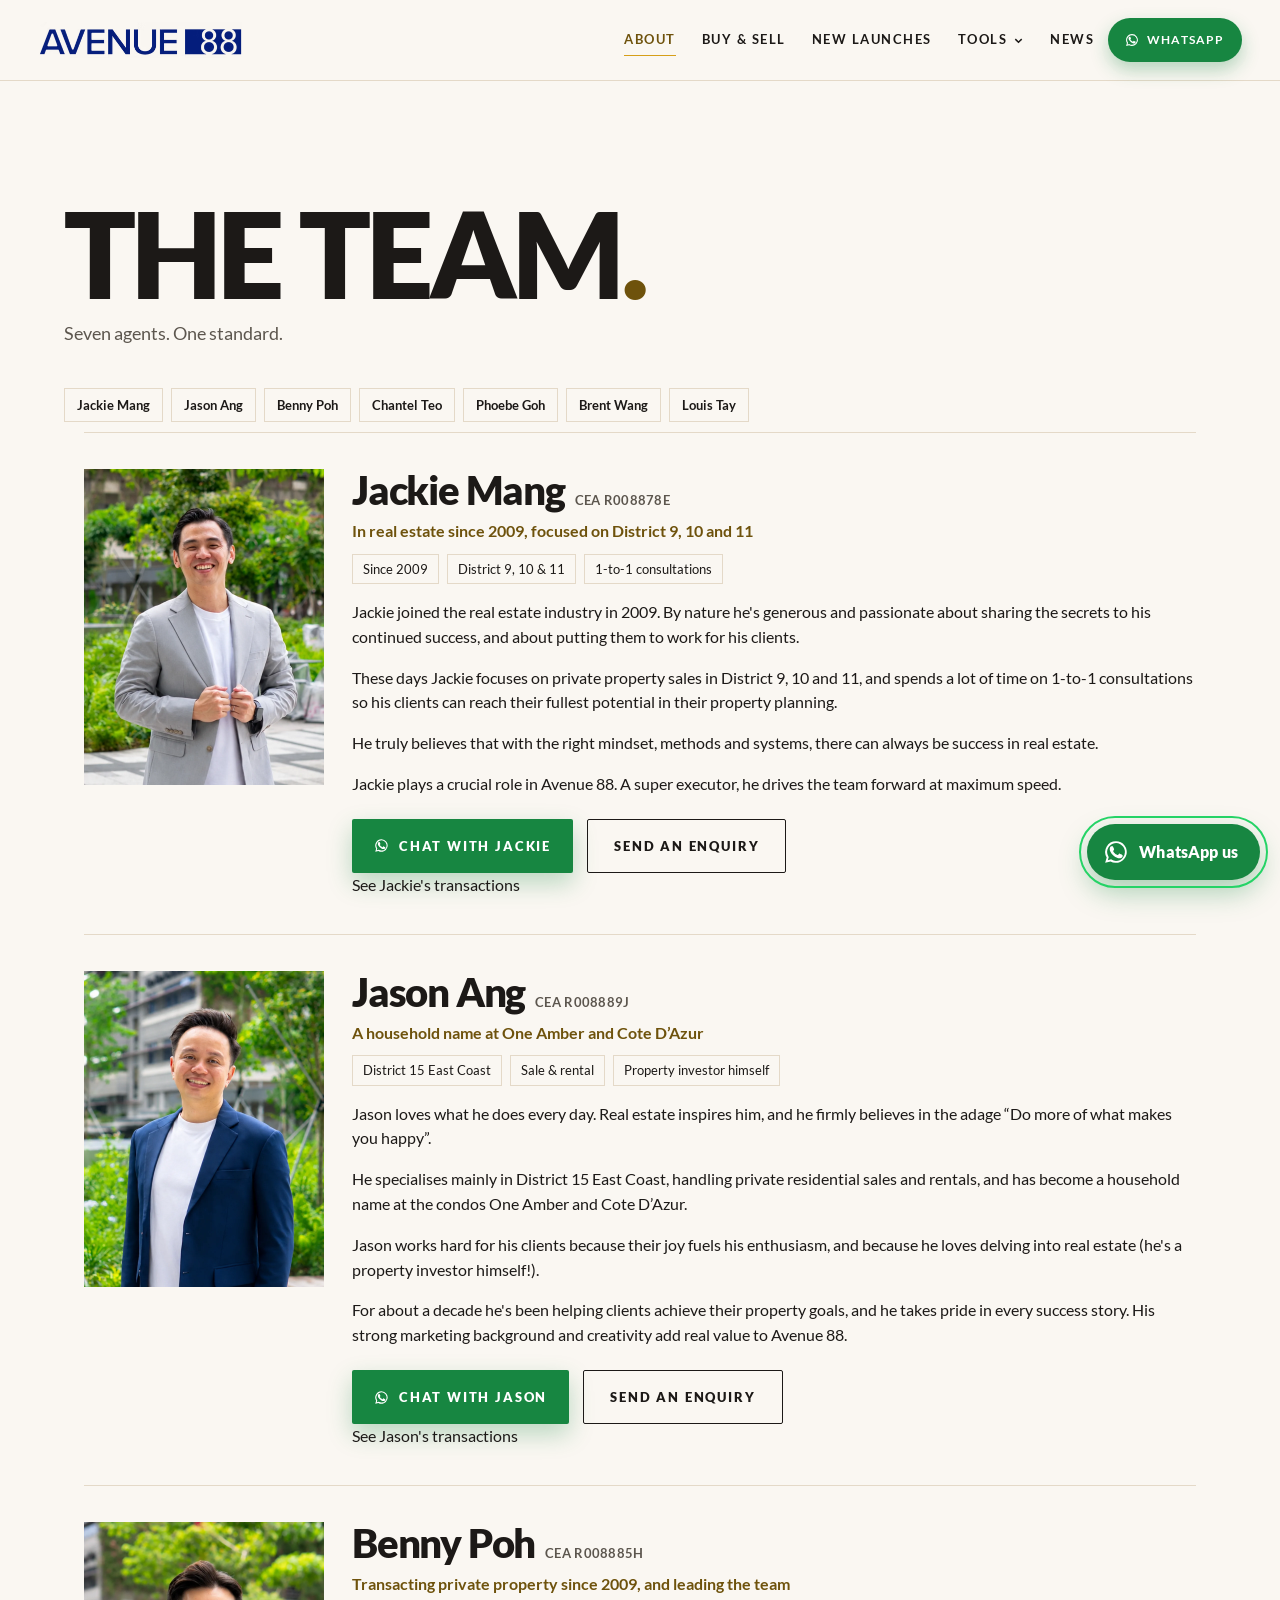
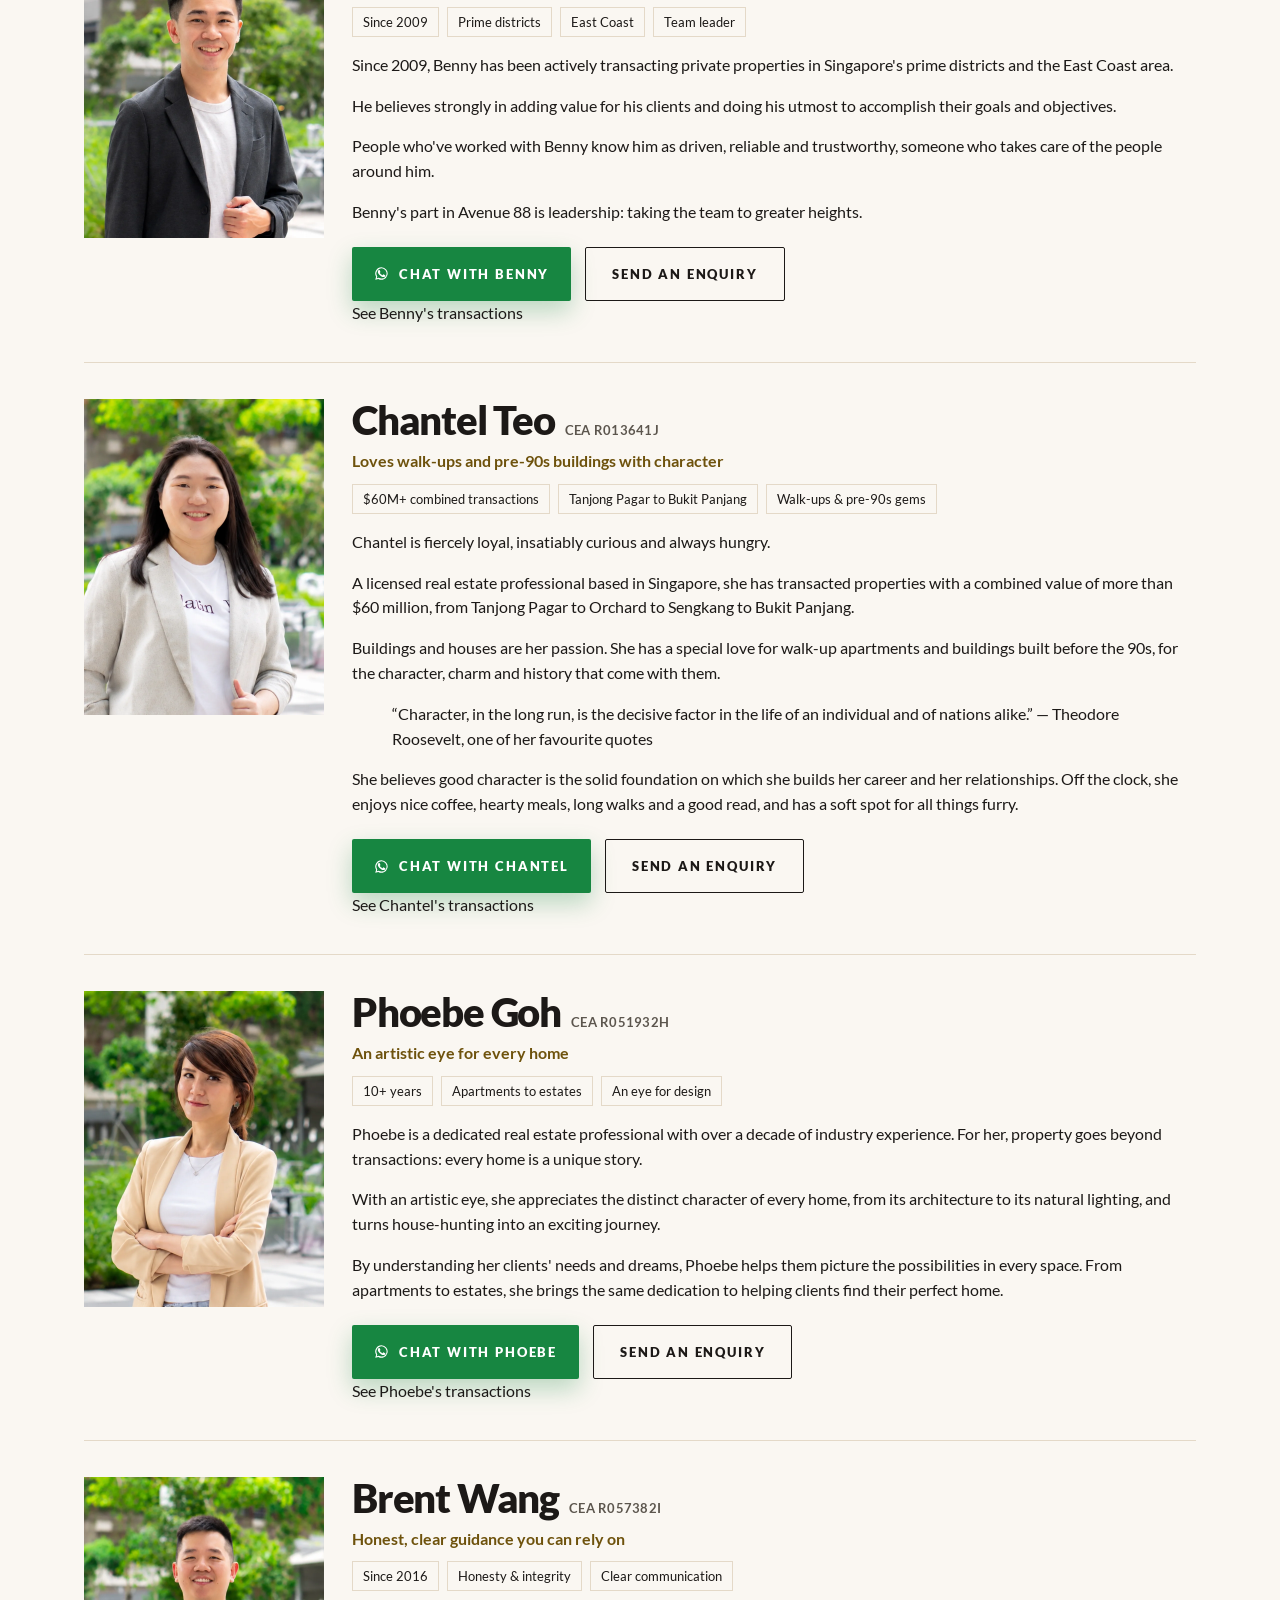
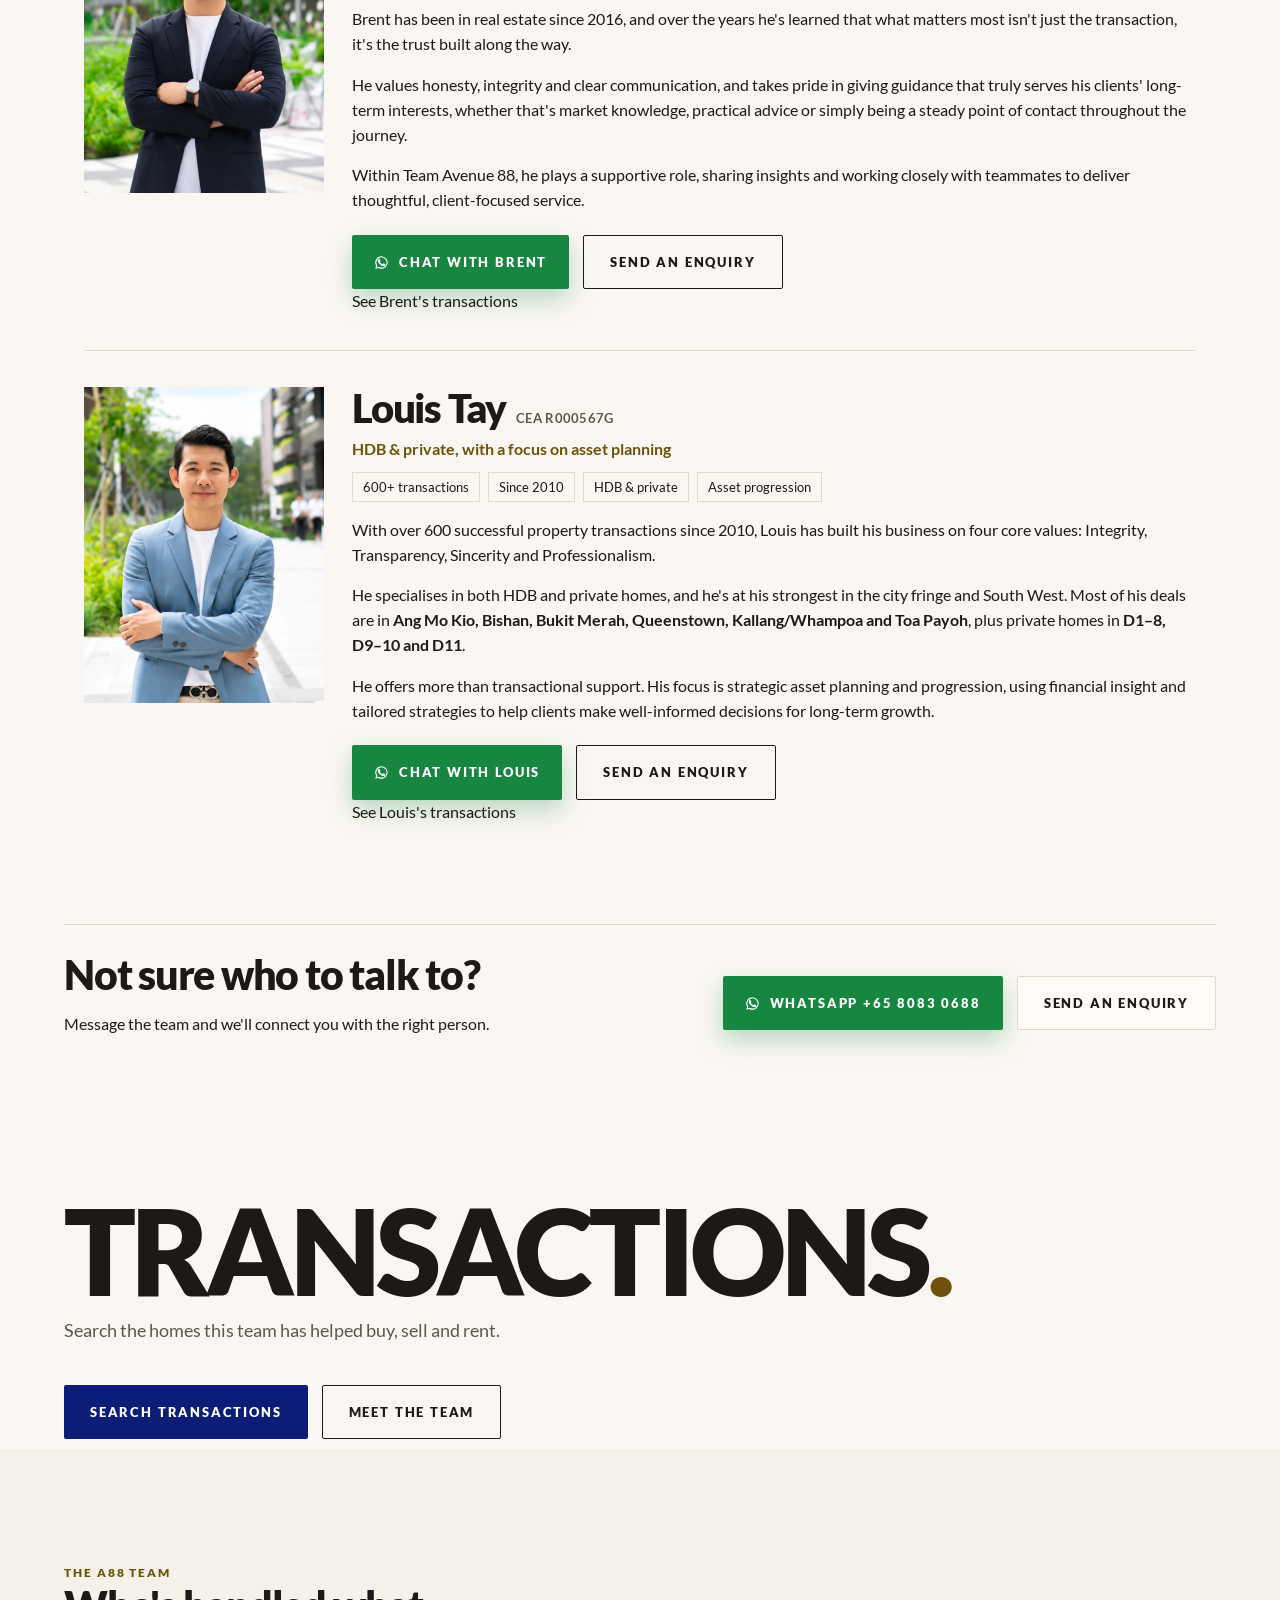
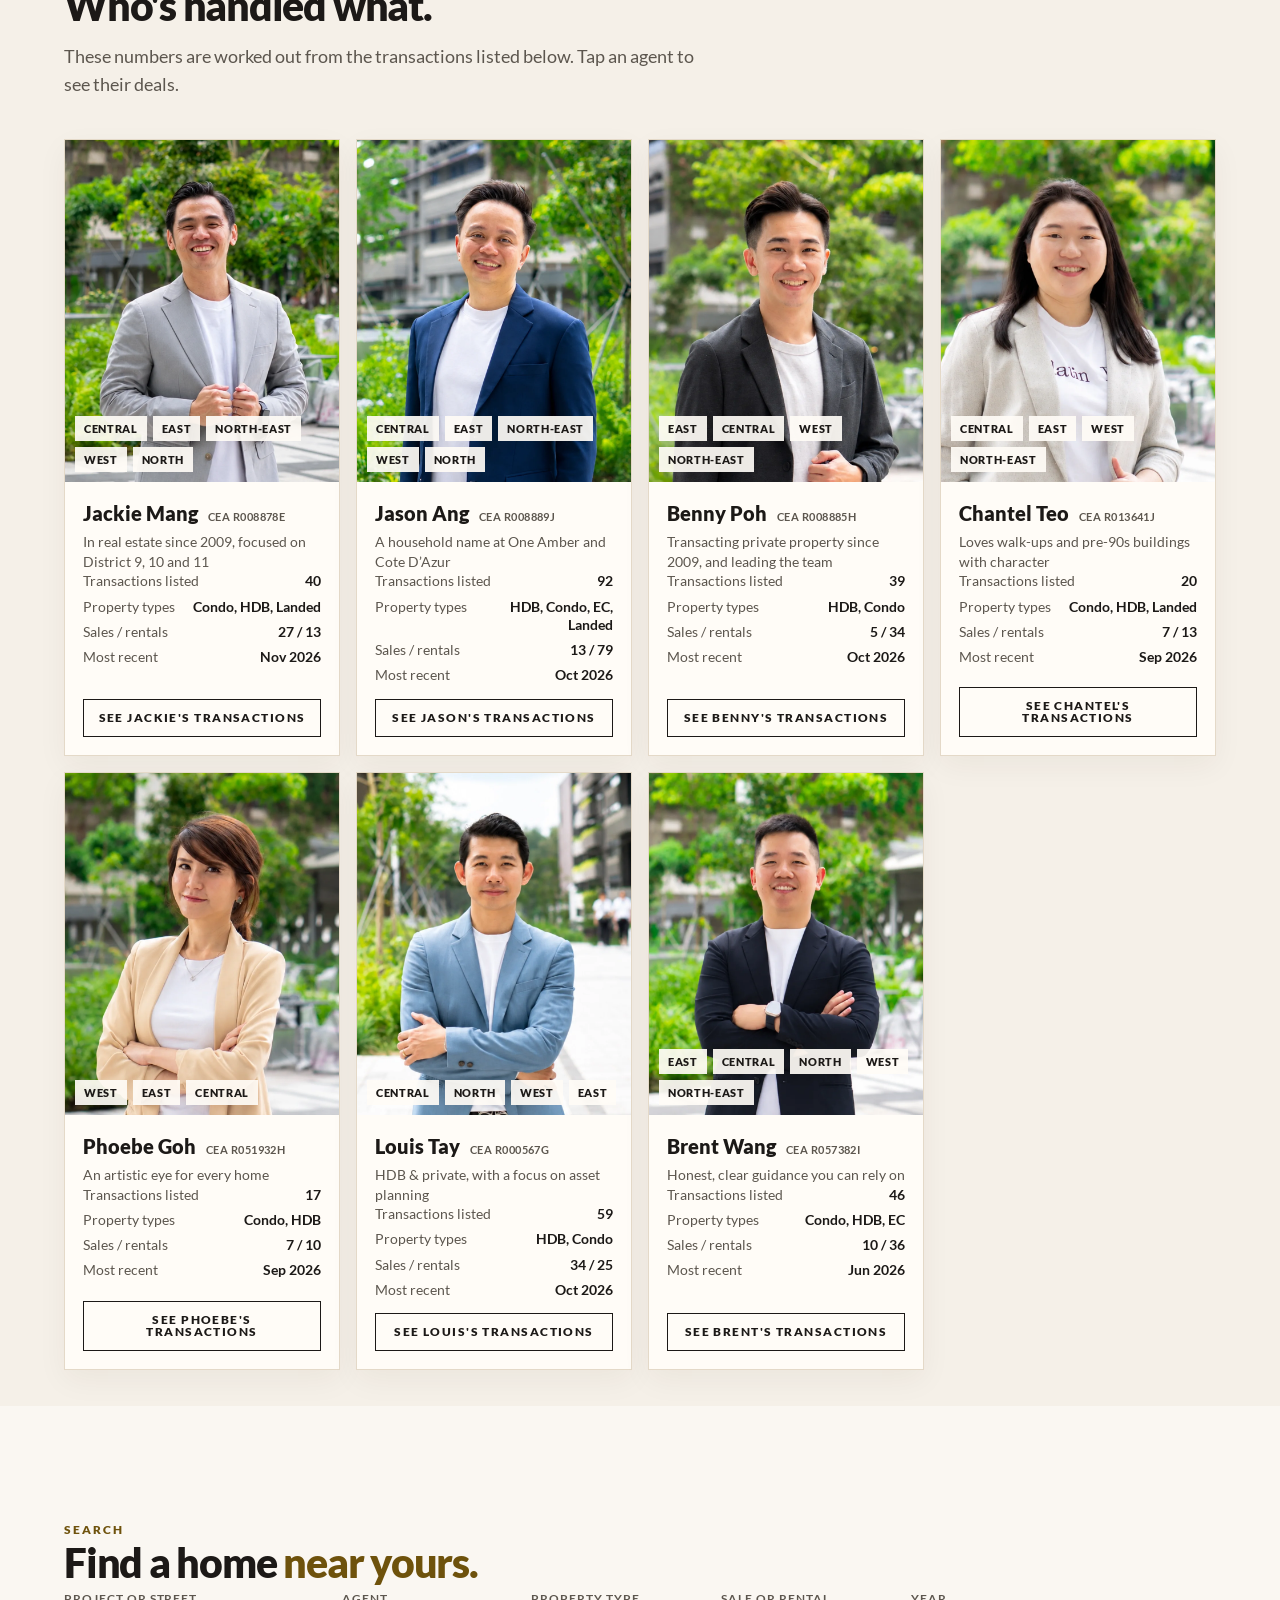
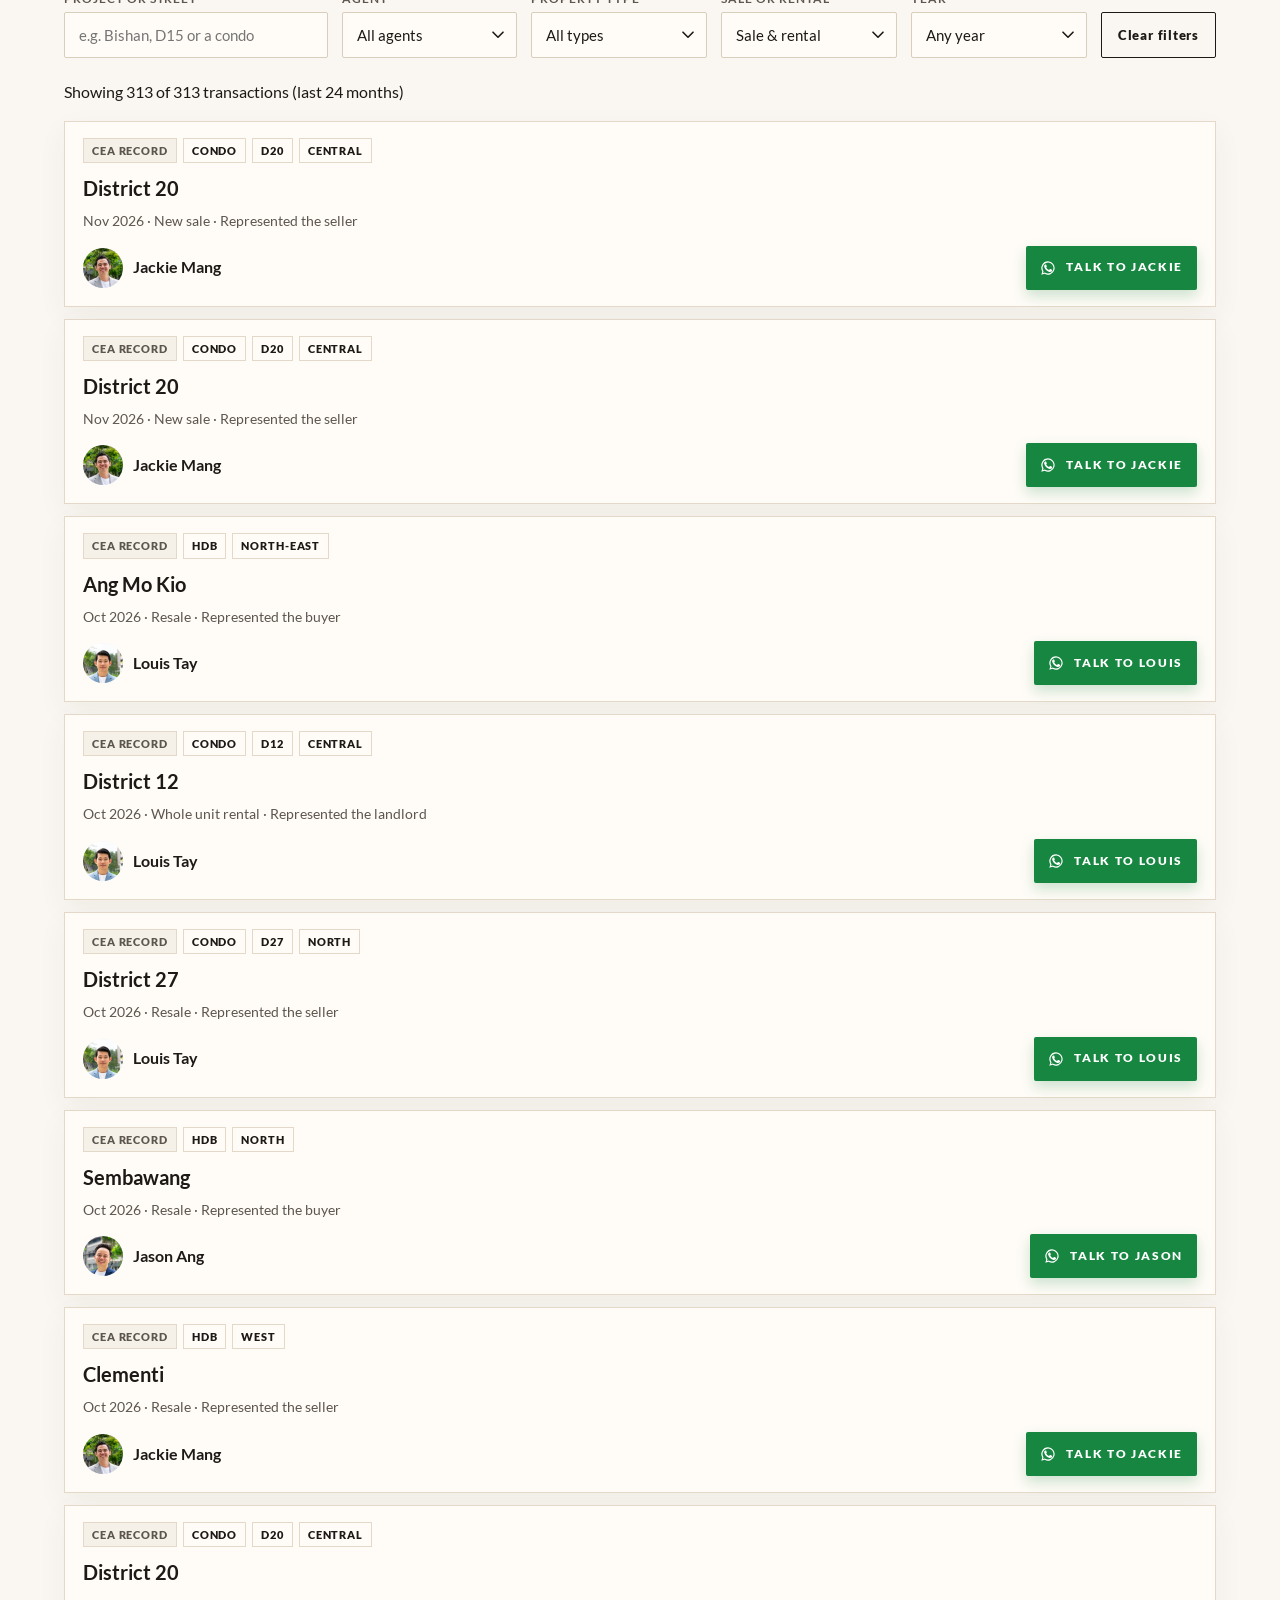
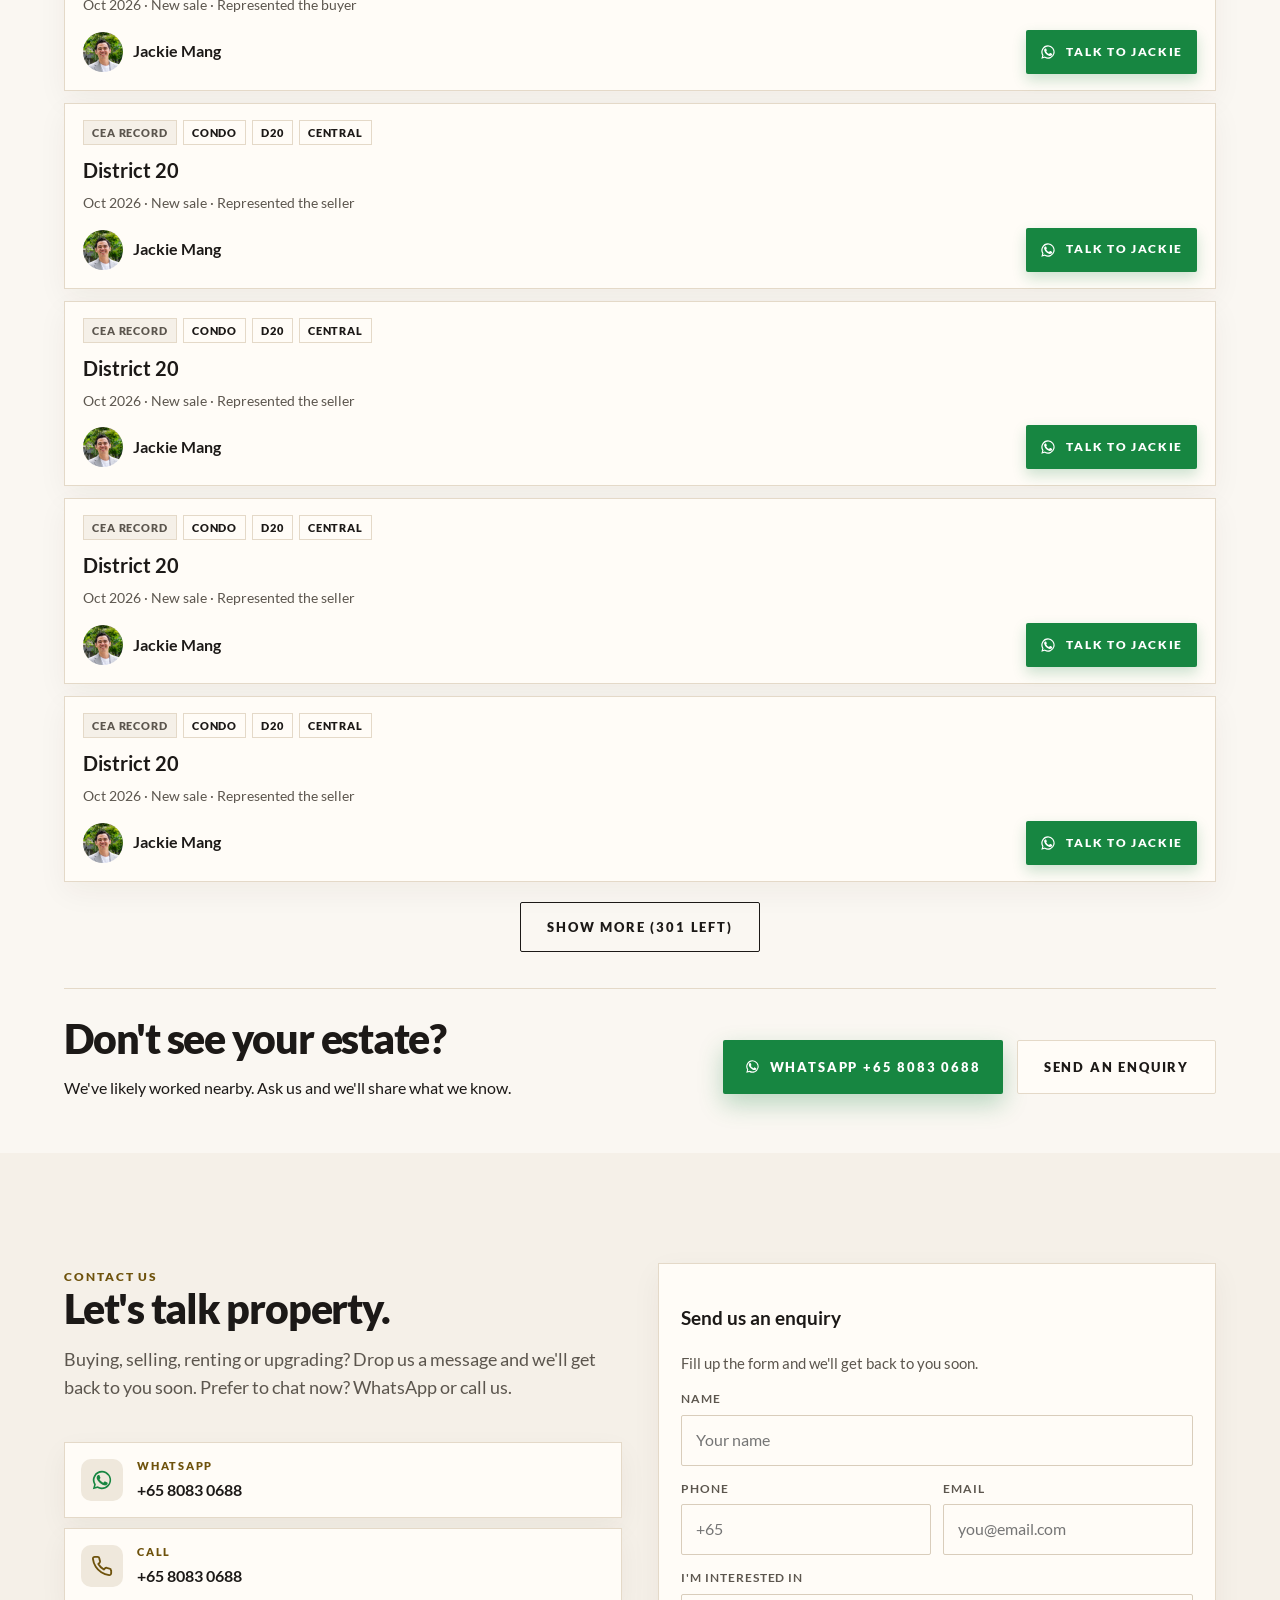
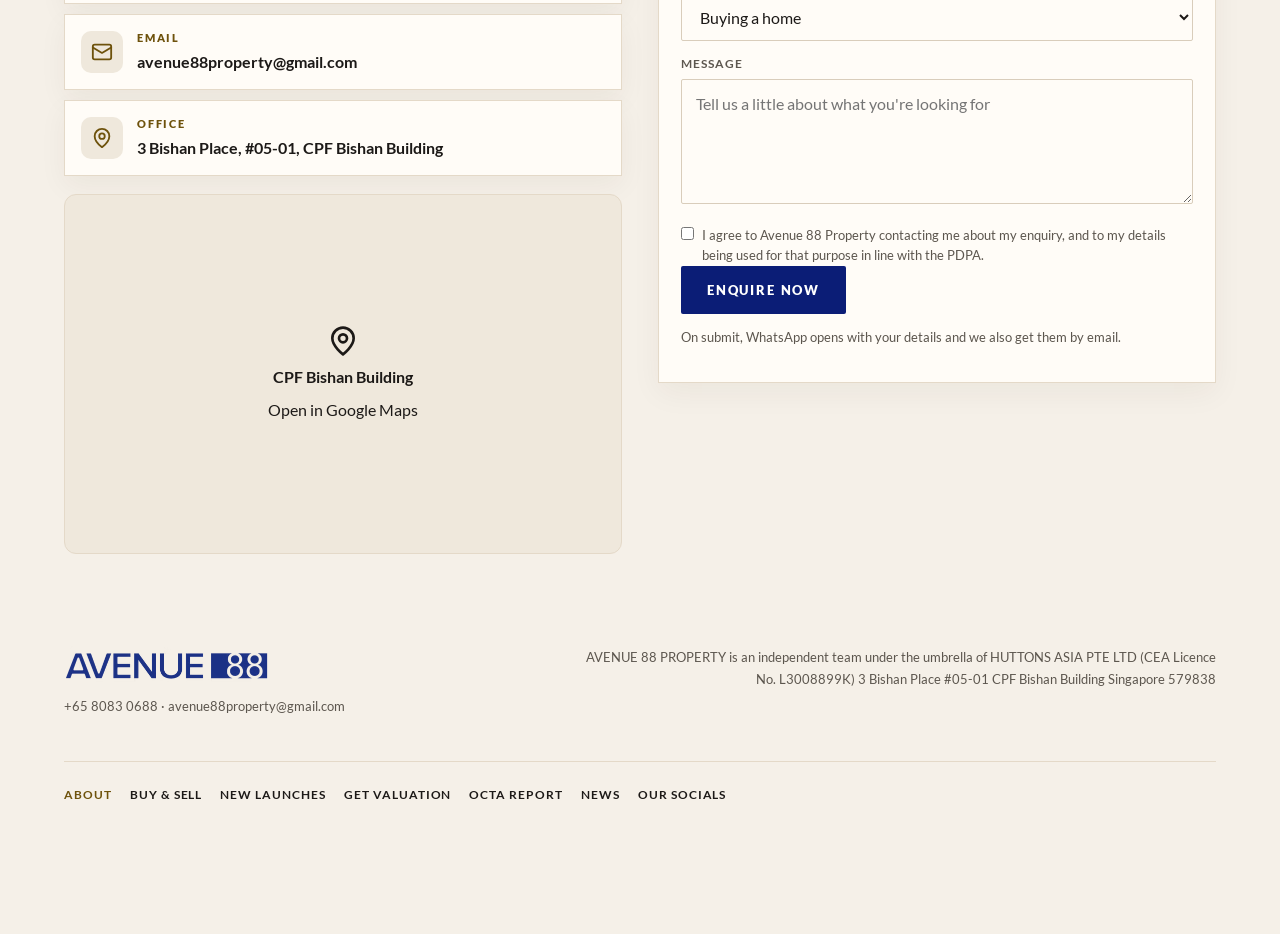
<file: about.html>
<!doctype html>
<html lang="en-SG">
<head>
<meta charset="utf-8">
<meta name="viewport" content="width=device-width,initial-scale=1">
<title>Meet the Team | Avenue 88 Property</title>
<meta name="description" content="Meet the seven agents of Avenue 88 Property: Jackie Mang, Jason Ang, Benny Poh, Chantel Teo, Phoebe Goh, Louis Tay and Brent Wang.">
<meta property="og:title" content="Meet the Team | Avenue 88 Property">
<meta property="og:description" content="Meet the seven agents of Avenue 88 Property: Jackie Mang, Jason Ang, Benny Poh, Chantel Teo, Phoebe Goh, Louis Tay and Brent Wang.">
<meta name="theme-color" content="#FAF7F2">
<meta name="robots" content="noindex, nofollow">
<link rel="icon" href="img/favicon.png">
<link rel="preload" href="fonts/lato-latin-900-normal.woff2" as="font" type="font/woff2" crossorigin>
<link rel="stylesheet" href="css/style.css?v=20261121i">
<script type="application/ld+json">{"@context":"https://schema.org","@type":"RealEstateAgent","name":"Avenue 88 Property","url":"https://www.avenue88property.com/","telephone":"+6580830688","email":"avenue88property@gmail.com","image":"https://www.avenue88property.com/","address":{"@type":"PostalAddress","streetAddress":"3 Bishan Place, #05-01, CPF Bishan Building","postalCode":"579838","addressCountry":"SG"},"parentOrganization":{"@type":"RealEstateAgent","name":"Huttons Asia Pte Ltd"},"sameAs":["https://www.facebook.com/Avenue88Property","https://www.instagram.com/avenue88property","https://www.youtube.com/c/Avenue88Property"]}</script>
</head>
<body>
<header class="nav">
<a class="brand" href="index.html"><img src="img/logo-avenue88.png" alt="Avenue 88" width="180" height="40"></a>
<div class="nav-right">
<button class="menu-btn" aria-label="Open menu" aria-expanded="false" aria-controls="nav"><span></span><span></span><span></span></button>
<nav id="nav"></nav>
<a class="pill" href="https://wa.me/6580830688" target="_blank" rel="noopener">WhatsApp</a>
</div>
</header>
<main>

<section class="page-hero"><div class="wrap">
<h1>THE TEAM<span>.</span></h1>
<p class="lead">Seven agents. One standard.</p>
<div class="jump"><a href="#jackie-mang">Jackie Mang</a><a href="#jason-ang">Jason Ang</a><a href="#benny-poh">Benny Poh</a><a href="#chantel-teo">Chantel Teo</a><a href="#phoebe-goh">Phoebe Goh</a><a href="#brent-wang">Brent Wang</a><a href="#louis-tay">Louis Tay</a></div>
</div></section>
<section style="padding-bottom:64px"><div class="wrap">
<article class="bio" id="jackie-mang"><img src="img/team-jackie-mang.webp?v=20261121" alt="Jackie Mang" loading="lazy" width="480" height="632"><div><h2 class="nm">Jackie Mang <span class="cea">CEA R008878E</span></h2><span class="role">In real estate since 2009, focused on District 9, 10 and 11</span><ul class="facts"><li>Since 2009</li><li>District 9, 10 &amp; 11</li><li>1-to-1 consultations</li></ul><p>Jackie joined the real estate industry in 2009. By nature he's generous and passionate about sharing the secrets to his continued success, and about putting them to work for his clients.</p><p>These days Jackie focuses on private property sales in District 9, 10 and 11, and spends a lot of time on 1-to-1 consultations so his clients can reach their fullest potential in their property planning.</p><p>He truly believes that with the right mindset, methods and systems, there can always be success in real estate.</p><p>Jackie plays a crucial role in Avenue 88. A super executor, he drives the team forward at maximum speed.</p><div class="btn-row" style="margin-top:22px"><a class="btn btn-wa" href="https://wa.me/6580830688?text=Hi%2C%20I%27d%20like%20to%20speak%20with%20Jackie%20from%20Avenue%2088." target="_blank" rel="noopener"><svg viewBox="0 0 24 24" fill="currentColor" aria-hidden="true"><path d="M17.5 14.4c-.3-.1-1.7-.8-2-.9-.3-.1-.5-.1-.7.1-.2.3-.8.9-.9 1.1-.2.2-.3.2-.6.1-.3-.1-1.2-.5-2.3-1.4-.9-.8-1.4-1.7-1.6-2-.2-.3 0-.5.1-.6l.4-.5c.2-.2.2-.3.3-.5.1-.2 0-.4 0-.5l-.9-2.2c-.2-.6-.5-.5-.7-.5h-.6c-.2 0-.5.1-.8.4-.3.3-1 1-1 2.5s1.1 2.9 1.2 3.1c.1.2 2.1 3.2 5.1 4.5.7.3 1.3.5 1.7.6.7.2 1.4.2 1.9.1.6-.1 1.7-.7 1.9-1.4.2-.7.2-1.3.2-1.4-.1-.1-.3-.2-.6-.3zM12 2a10 10 0 0 0-8.6 15.1L2 22l5-1.3A10 10 0 1 0 12 2zm0 18.2c-1.5 0-3-.4-4.2-1.2l-.3-.2-3 .8.8-2.9-.2-.3A8.2 8.2 0 1 1 12 20.2z"/></svg>Chat with Jackie</a><a class="btn btn-ghost" href="#contact">Send an enquiry</a></div><a class="tx-link" href="about.html?agent=jackie-mang#tx-search">See Jackie's transactions</a></div></article><article class="bio" id="jason-ang"><img src="img/team-jason-ang.webp?v=20261121" alt="Jason Ang" loading="lazy" width="480" height="632"><div><h2 class="nm">Jason Ang <span class="cea">CEA R008889J</span></h2><span class="role">A household name at One Amber and Cote D’Azur</span><ul class="facts"><li>District 15 East Coast</li><li>Sale &amp; rental</li><li>Property investor himself</li></ul><p>Jason loves what he does every day. Real estate inspires him, and he firmly believes in the adage “Do more of what makes you happy”.</p><p>He specialises mainly in District 15 East Coast, handling private residential sales and rentals, and has become a household name at the condos One Amber and Cote D’Azur.</p><p>Jason works hard for his clients because their joy fuels his enthusiasm, and because he loves delving into real estate (he's a property investor himself!).</p><p>For about a decade he's been helping clients achieve their property goals, and he takes pride in every success story. His strong marketing background and creativity add real value to Avenue 88.</p><div class="btn-row" style="margin-top:22px"><a class="btn btn-wa" href="https://wa.me/6580830688?text=Hi%2C%20I%27d%20like%20to%20speak%20with%20Jason%20from%20Avenue%2088." target="_blank" rel="noopener"><svg viewBox="0 0 24 24" fill="currentColor" aria-hidden="true"><path d="M17.5 14.4c-.3-.1-1.7-.8-2-.9-.3-.1-.5-.1-.7.1-.2.3-.8.9-.9 1.1-.2.2-.3.2-.6.1-.3-.1-1.2-.5-2.3-1.4-.9-.8-1.4-1.7-1.6-2-.2-.3 0-.5.1-.6l.4-.5c.2-.2.2-.3.3-.5.1-.2 0-.4 0-.5l-.9-2.2c-.2-.6-.5-.5-.7-.5h-.6c-.2 0-.5.1-.8.4-.3.3-1 1-1 2.5s1.1 2.9 1.2 3.1c.1.2 2.1 3.2 5.1 4.5.7.3 1.3.5 1.7.6.7.2 1.4.2 1.9.1.6-.1 1.7-.7 1.9-1.4.2-.7.2-1.3.2-1.4-.1-.1-.3-.2-.6-.3zM12 2a10 10 0 0 0-8.6 15.1L2 22l5-1.3A10 10 0 1 0 12 2zm0 18.2c-1.5 0-3-.4-4.2-1.2l-.3-.2-3 .8.8-2.9-.2-.3A8.2 8.2 0 1 1 12 20.2z"/></svg>Chat with Jason</a><a class="btn btn-ghost" href="#contact">Send an enquiry</a></div><a class="tx-link" href="about.html?agent=jason-ang#tx-search">See Jason's transactions</a></div></article><article class="bio" id="benny-poh"><img src="img/team-benny-poh.webp?v=20261121" alt="Benny Poh" loading="lazy" width="480" height="632"><div><h2 class="nm">Benny Poh <span class="cea">CEA R008885H</span></h2><span class="role">Transacting private property since 2009, and leading the team</span><ul class="facts"><li>Since 2009</li><li>Prime districts</li><li>East Coast</li><li>Team leader</li></ul><p>Since 2009, Benny has been actively transacting private properties in Singapore's prime districts and the East Coast area.</p><p>He believes strongly in adding value for his clients and doing his utmost to accomplish their goals and objectives.</p><p>People who've worked with Benny know him as driven, reliable and trustworthy, someone who takes care of the people around him.</p><p>Benny's part in Avenue 88 is leadership: taking the team to greater heights.</p><div class="btn-row" style="margin-top:22px"><a class="btn btn-wa" href="https://wa.me/6580830688?text=Hi%2C%20I%27d%20like%20to%20speak%20with%20Benny%20from%20Avenue%2088." target="_blank" rel="noopener"><svg viewBox="0 0 24 24" fill="currentColor" aria-hidden="true"><path d="M17.5 14.4c-.3-.1-1.7-.8-2-.9-.3-.1-.5-.1-.7.1-.2.3-.8.9-.9 1.1-.2.2-.3.2-.6.1-.3-.1-1.2-.5-2.3-1.4-.9-.8-1.4-1.7-1.6-2-.2-.3 0-.5.1-.6l.4-.5c.2-.2.2-.3.3-.5.1-.2 0-.4 0-.5l-.9-2.2c-.2-.6-.5-.5-.7-.5h-.6c-.2 0-.5.1-.8.4-.3.3-1 1-1 2.5s1.1 2.9 1.2 3.1c.1.2 2.1 3.2 5.1 4.5.7.3 1.3.5 1.7.6.7.2 1.4.2 1.9.1.6-.1 1.7-.7 1.9-1.4.2-.7.2-1.3.2-1.4-.1-.1-.3-.2-.6-.3zM12 2a10 10 0 0 0-8.6 15.1L2 22l5-1.3A10 10 0 1 0 12 2zm0 18.2c-1.5 0-3-.4-4.2-1.2l-.3-.2-3 .8.8-2.9-.2-.3A8.2 8.2 0 1 1 12 20.2z"/></svg>Chat with Benny</a><a class="btn btn-ghost" href="#contact">Send an enquiry</a></div><a class="tx-link" href="about.html?agent=benny-poh#tx-search">See Benny's transactions</a></div></article><article class="bio" id="chantel-teo"><img src="img/team-chantel-teo.webp?v=20261121" alt="Chantel Teo" loading="lazy" width="480" height="632"><div><h2 class="nm">Chantel Teo <span class="cea">CEA R013641J</span></h2><span class="role">Loves walk-ups and pre-90s buildings with character</span><ul class="facts"><li>$60M+ combined transactions</li><li>Tanjong Pagar to Bukit Panjang</li><li>Walk-ups &amp; pre-90s gems</li></ul><p>Chantel is fiercely loyal, insatiably curious and always hungry.</p><p>A licensed real estate professional based in Singapore, she has transacted properties with a combined value of more than $60 million, from Tanjong Pagar to Orchard to Sengkang to Bukit Panjang.</p><p>Buildings and houses are her passion. She has a special love for walk-up apartments and buildings built before the 90s, for the character, charm and history that come with them.</p><blockquote>“Character, in the long run, is the decisive factor in the life of an individual and of nations alike.” — Theodore Roosevelt, one of her favourite quotes</blockquote><p>She believes good character is the solid foundation on which she builds her career and her relationships. Off the clock, she enjoys nice coffee, hearty meals, long walks and a good read, and has a soft spot for all things furry.</p><div class="btn-row" style="margin-top:22px"><a class="btn btn-wa" href="https://wa.me/6580830688?text=Hi%2C%20I%27d%20like%20to%20speak%20with%20Chantel%20from%20Avenue%2088." target="_blank" rel="noopener"><svg viewBox="0 0 24 24" fill="currentColor" aria-hidden="true"><path d="M17.5 14.4c-.3-.1-1.7-.8-2-.9-.3-.1-.5-.1-.7.1-.2.3-.8.9-.9 1.1-.2.2-.3.2-.6.1-.3-.1-1.2-.5-2.3-1.4-.9-.8-1.4-1.7-1.6-2-.2-.3 0-.5.1-.6l.4-.5c.2-.2.2-.3.3-.5.1-.2 0-.4 0-.5l-.9-2.2c-.2-.6-.5-.5-.7-.5h-.6c-.2 0-.5.1-.8.4-.3.3-1 1-1 2.5s1.1 2.9 1.2 3.1c.1.2 2.1 3.2 5.1 4.5.7.3 1.3.5 1.7.6.7.2 1.4.2 1.9.1.6-.1 1.7-.7 1.9-1.4.2-.7.2-1.3.2-1.4-.1-.1-.3-.2-.6-.3zM12 2a10 10 0 0 0-8.6 15.1L2 22l5-1.3A10 10 0 1 0 12 2zm0 18.2c-1.5 0-3-.4-4.2-1.2l-.3-.2-3 .8.8-2.9-.2-.3A8.2 8.2 0 1 1 12 20.2z"/></svg>Chat with Chantel</a><a class="btn btn-ghost" href="#contact">Send an enquiry</a></div><a class="tx-link" href="about.html?agent=chantel-teo#tx-search">See Chantel's transactions</a></div></article><article class="bio" id="phoebe-goh"><img src="img/team-phoebe-goh.webp?v=20261121b" alt="Phoebe Goh" loading="lazy" width="480" height="632"><div><h2 class="nm">Phoebe Goh <span class="cea">CEA R051932H</span></h2><span class="role">An artistic eye for every home</span><ul class="facts"><li>10+ years</li><li>Apartments to estates</li><li>An eye for design</li></ul><p>Phoebe is a dedicated real estate professional with over a decade of industry experience. For her, property goes beyond transactions: every home is a unique story.</p><p>With an artistic eye, she appreciates the distinct character of every home, from its architecture to its natural lighting, and turns house-hunting into an exciting journey.</p><p>By understanding her clients' needs and dreams, Phoebe helps them picture the possibilities in every space. From apartments to estates, she brings the same dedication to helping clients find their perfect home.</p><div class="btn-row" style="margin-top:22px"><a class="btn btn-wa" href="https://wa.me/6580830688?text=Hi%2C%20I%27d%20like%20to%20speak%20with%20Phoebe%20from%20Avenue%2088." target="_blank" rel="noopener"><svg viewBox="0 0 24 24" fill="currentColor" aria-hidden="true"><path d="M17.5 14.4c-.3-.1-1.7-.8-2-.9-.3-.1-.5-.1-.7.1-.2.3-.8.9-.9 1.1-.2.2-.3.2-.6.1-.3-.1-1.2-.5-2.3-1.4-.9-.8-1.4-1.7-1.6-2-.2-.3 0-.5.1-.6l.4-.5c.2-.2.2-.3.3-.5.1-.2 0-.4 0-.5l-.9-2.2c-.2-.6-.5-.5-.7-.5h-.6c-.2 0-.5.1-.8.4-.3.3-1 1-1 2.5s1.1 2.9 1.2 3.1c.1.2 2.1 3.2 5.1 4.5.7.3 1.3.5 1.7.6.7.2 1.4.2 1.9.1.6-.1 1.7-.7 1.9-1.4.2-.7.2-1.3.2-1.4-.1-.1-.3-.2-.6-.3zM12 2a10 10 0 0 0-8.6 15.1L2 22l5-1.3A10 10 0 1 0 12 2zm0 18.2c-1.5 0-3-.4-4.2-1.2l-.3-.2-3 .8.8-2.9-.2-.3A8.2 8.2 0 1 1 12 20.2z"/></svg>Chat with Phoebe</a><a class="btn btn-ghost" href="#contact">Send an enquiry</a></div><a class="tx-link" href="about.html?agent=phoebe-goh#tx-search">See Phoebe's transactions</a></div></article><article class="bio" id="brent-wang"><img src="img/team-brent-wang.webp?v=20261121" alt="Brent Wang" loading="lazy" width="480" height="632"><div><h2 class="nm">Brent Wang <span class="cea">CEA R057382I</span></h2><span class="role">Honest, clear guidance you can rely on</span><ul class="facts"><li>Since 2016</li><li>Honesty &amp; integrity</li><li>Clear communication</li></ul><p>Brent has been in real estate since 2016, and over the years he's learned that what matters most isn't just the transaction, it's the trust built along the way.</p><p>He values honesty, integrity and clear communication, and takes pride in giving guidance that truly serves his clients' long-term interests, whether that's market knowledge, practical advice or simply being a steady point of contact throughout the journey.</p><p>Within Team Avenue 88, he plays a supportive role, sharing insights and working closely with teammates to deliver thoughtful, client-focused service.</p><div class="btn-row" style="margin-top:22px"><a class="btn btn-wa" href="https://wa.me/6580830688?text=Hi%2C%20I%27d%20like%20to%20speak%20with%20Brent%20from%20Avenue%2088." target="_blank" rel="noopener"><svg viewBox="0 0 24 24" fill="currentColor" aria-hidden="true"><path d="M17.5 14.4c-.3-.1-1.7-.8-2-.9-.3-.1-.5-.1-.7.1-.2.3-.8.9-.9 1.1-.2.2-.3.2-.6.1-.3-.1-1.2-.5-2.3-1.4-.9-.8-1.4-1.7-1.6-2-.2-.3 0-.5.1-.6l.4-.5c.2-.2.2-.3.3-.5.1-.2 0-.4 0-.5l-.9-2.2c-.2-.6-.5-.5-.7-.5h-.6c-.2 0-.5.1-.8.4-.3.3-1 1-1 2.5s1.1 2.9 1.2 3.1c.1.2 2.1 3.2 5.1 4.5.7.3 1.3.5 1.7.6.7.2 1.4.2 1.9.1.6-.1 1.7-.7 1.9-1.4.2-.7.2-1.3.2-1.4-.1-.1-.3-.2-.6-.3zM12 2a10 10 0 0 0-8.6 15.1L2 22l5-1.3A10 10 0 1 0 12 2zm0 18.2c-1.5 0-3-.4-4.2-1.2l-.3-.2-3 .8.8-2.9-.2-.3A8.2 8.2 0 1 1 12 20.2z"/></svg>Chat with Brent</a><a class="btn btn-ghost" href="#contact">Send an enquiry</a></div><a class="tx-link" href="about.html?agent=brent-wang#tx-search">See Brent's transactions</a></div></article><article class="bio" id="louis-tay"><img src="img/team-louis-tay.webp?v=20261121b" alt="Louis Tay" loading="lazy" width="480" height="632"><div><h2 class="nm">Louis Tay <span class="cea">CEA R000567G</span></h2><span class="role">HDB &amp; private, with a focus on asset planning</span><ul class="facts"><li>600+ transactions</li><li>Since 2010</li><li>HDB &amp; private</li><li>Asset progression</li></ul><p>With over 600 successful property transactions since 2010, Louis has built his business on four core values: Integrity, Transparency, Sincerity and Professionalism.</p><p>He specialises in both HDB and private homes, and he's at his strongest in the city fringe and South West. Most of his deals are in <strong>Ang Mo Kio, Bishan, Bukit Merah, Queenstown, Kallang/Whampoa and Toa Payoh</strong>, plus private homes in <strong>D1–8, D9–10 and D11</strong>.</p><p>He offers more than transactional support. His focus is strategic asset planning and progression, using financial insight and tailored strategies to help clients make well-informed decisions for long-term growth.</p><div class="btn-row" style="margin-top:22px"><a class="btn btn-wa" href="https://wa.me/6580830688?text=Hi%2C%20I%27d%20like%20to%20speak%20with%20Louis%20from%20Avenue%2088." target="_blank" rel="noopener"><svg viewBox="0 0 24 24" fill="currentColor" aria-hidden="true"><path d="M17.5 14.4c-.3-.1-1.7-.8-2-.9-.3-.1-.5-.1-.7.1-.2.3-.8.9-.9 1.1-.2.2-.3.2-.6.1-.3-.1-1.2-.5-2.3-1.4-.9-.8-1.4-1.7-1.6-2-.2-.3 0-.5.1-.6l.4-.5c.2-.2.2-.3.3-.5.1-.2 0-.4 0-.5l-.9-2.2c-.2-.6-.5-.5-.7-.5h-.6c-.2 0-.5.1-.8.4-.3.3-1 1-1 2.5s1.1 2.9 1.2 3.1c.1.2 2.1 3.2 5.1 4.5.7.3 1.3.5 1.7.6.7.2 1.4.2 1.9.1.6-.1 1.7-.7 1.9-1.4.2-.7.2-1.3.2-1.4-.1-.1-.3-.2-.6-.3zM12 2a10 10 0 0 0-8.6 15.1L2 22l5-1.3A10 10 0 1 0 12 2zm0 18.2c-1.5 0-3-.4-4.2-1.2l-.3-.2-3 .8.8-2.9-.2-.3A8.2 8.2 0 1 1 12 20.2z"/></svg>Chat with Louis</a><a class="btn btn-ghost" href="#contact">Send an enquiry</a></div><a class="tx-link" href="about.html?agent=louis-tay#tx-search">See Louis's transactions</a></div></article>
</div></section>
<section class="section" style="padding-top:0"><div class="wrap"><div class="cta-band"><div><h2>Not sure who to talk to?</h2><p>Message the team and we'll connect you with the right person.</p></div><div class="btn-row"><a class="btn btn-wa" href="https://wa.me/6580830688?text=Hi%20Avenue%2088%2C%20I%27d%20like%20to%20chat%20about%20my%20property%20plans." target="_blank" rel="noopener"><svg viewBox="0 0 24 24" fill="currentColor" aria-hidden="true"><path d="M17.5 14.4c-.3-.1-1.7-.8-2-.9-.3-.1-.5-.1-.7.1-.2.3-.8.9-.9 1.1-.2.2-.3.2-.6.1-.3-.1-1.2-.5-2.3-1.4-.9-.8-1.4-1.7-1.6-2-.2-.3 0-.5.1-.6l.4-.5c.2-.2.2-.3.3-.5.1-.2 0-.4 0-.5l-.9-2.2c-.2-.6-.5-.5-.7-.5h-.6c-.2 0-.5.1-.8.4-.3.3-1 1-1 2.5s1.1 2.9 1.2 3.1c.1.2 2.1 3.2 5.1 4.5.7.3 1.3.5 1.7.6.7.2 1.4.2 1.9.1.6-.1 1.7-.7 1.9-1.4.2-.7.2-1.3.2-1.4-.1-.1-.3-.2-.6-.3zM12 2a10 10 0 0 0-8.6 15.1L2 22l5-1.3A10 10 0 1 0 12 2zm0 18.2c-1.5 0-3-.4-4.2-1.2l-.3-.2-3 .8.8-2.9-.2-.3A8.2 8.2 0 1 1 12 20.2z"/></svg>WhatsApp +65 8083 0688</a><a class="btn btn-light" href="#contact">Send an enquiry</a></div></div></div></section>

<div class="tx-banner" id="transactions" role="note"><div class="wrap"><b>Example data:</b> real Avenue 88 transactions coming soon. Every listing below is a placeholder.</div></div>
<section class="page-hero tx-hero"><div class="wrap">
<h1>TRANSACTIONS<span>.</span></h1>
<p class="lead">Search the homes this team has helped buy, sell and rent.</p>
<div class="btn-row"><a class="btn btn-navy" href="#tx-search">Search transactions</a><a class="btn btn-ghost" href="#jackie-mang">Meet the team</a></div>
</div></section>

<section class="section soft tx-team"><div class="wrap">
<div class="section-head"><span class="eyebrow">The A88 team</span><h2>Who's handled what.</h2><p class="lead" id="tx-team-lead">These numbers are worked out from the transactions listed below<span data-example-only> (example data for now)</span>. Tap an agent to see their deals.</p></div>
<div class="ag-grid" id="tx-agents" aria-live="polite"></div>
<p class="tx-cea-note" id="tx-cea-note" hidden></p>
<noscript><p>Please turn on JavaScript to see the team stats and search transactions.</p></noscript>
</div></section>

<section class="section tx-search-sec" id="tx-search"><div class="wrap">
<div class="section-head"><span class="eyebrow">Search</span><h2>Find a home <span class="hl">near yours.</span></h2></div>
<form class="tx-filters" id="tx-form" role="search">
<div class="field tx-q"><label for="tx-q">Project or street</label><input id="tx-q" name="q" type="search" placeholder="e.g. Bishan, D15 or a condo" autocomplete="off"></div>
<div class="field"><label for="tx-agent">Agent</label><select id="tx-agent" name="agent"><option value="">All agents</option><option value="jackie-mang">Jackie Mang</option><option value="jason-ang">Jason Ang</option><option value="benny-poh">Benny Poh</option><option value="chantel-teo">Chantel Teo</option><option value="phoebe-goh">Phoebe Goh</option><option value="louis-tay">Louis Tay</option><option value="brent-wang">Brent Wang</option></select></div>
<div class="field"><label for="tx-ptype">Property type</label><select id="tx-ptype" name="type"><option value="">All types</option><option>HDB</option><option>Condo</option><option>EC</option><option>Landed</option><option>Commercial</option></select></div>
<div class="field"><label for="tx-ttype">Sale or rental</label><select id="tx-ttype" name="txn"><option value="">Sale &amp; rental</option><option>Sale</option><option>Rental</option></select></div>
<div class="field"><label for="tx-year">Year</label><select id="tx-year" name="year"><option value="">Any year</option></select></div>
<button class="tx-reset" id="tx-reset" type="button">Clear filters</button>
</form>
<p class="tx-count" id="tx-count" aria-live="polite">Loading transactions&hellip;</p>
<div class="tx-grid" id="tx-results"></div>
</div></section>
<section class="section" style="padding-top:0"><div class="wrap"><div class="cta-band"><div><h2>Don't see your estate?</h2><p>We've likely worked nearby. Ask us and we'll share what we know.</p></div><div class="btn-row"><a class="btn btn-wa" href="https://wa.me/6580830688?text=Hi%20Avenue%2088%2C%20I%27d%20like%20to%20chat%20about%20my%20property%20plans." target="_blank" rel="noopener"><svg viewBox="0 0 24 24" fill="currentColor" aria-hidden="true"><path d="M17.5 14.4c-.3-.1-1.7-.8-2-.9-.3-.1-.5-.1-.7.1-.2.3-.8.9-.9 1.1-.2.2-.3.2-.6.1-.3-.1-1.2-.5-2.3-1.4-.9-.8-1.4-1.7-1.6-2-.2-.3 0-.5.1-.6l.4-.5c.2-.2.2-.3.3-.5.1-.2 0-.4 0-.5l-.9-2.2c-.2-.6-.5-.5-.7-.5h-.6c-.2 0-.5.1-.8.4-.3.3-1 1-1 2.5s1.1 2.9 1.2 3.1c.1.2 2.1 3.2 5.1 4.5.7.3 1.3.5 1.7.6.7.2 1.4.2 1.9.1.6-.1 1.7-.7 1.9-1.4.2-.7.2-1.3.2-1.4-.1-.1-.3-.2-.6-.3zM12 2a10 10 0 0 0-8.6 15.1L2 22l5-1.3A10 10 0 1 0 12 2zm0 18.2c-1.5 0-3-.4-4.2-1.2l-.3-.2-3 .8.8-2.9-.2-.3A8.2 8.2 0 1 1 12 20.2z"/></svg>WhatsApp +65 8083 0688</a><a class="btn btn-light" href="#contact">Send an enquiry</a></div></div></div></section>
<script type="application/json" id="a88-agents">[{"slug": "jackie-mang", "name": "Jackie Mang", "first": "Jackie", "tag": "In real estate since 2009, focused on District 9, 10 and 11"}, {"slug": "jason-ang", "name": "Jason Ang", "first": "Jason", "tag": "A household name at One Amber and Cote D\u2019Azur"}, {"slug": "benny-poh", "name": "Benny Poh", "first": "Benny", "tag": "Transacting private property since 2009, and leading the team"}, {"slug": "chantel-teo", "name": "Chantel Teo", "first": "Chantel", "tag": "Loves walk-ups and pre-90s buildings with character"}, {"slug": "phoebe-goh", "name": "Phoebe Goh", "first": "Phoebe", "tag": "An artistic eye for every home"}, {"slug": "louis-tay", "name": "Louis Tay", "first": "Louis", "tag": "HDB &amp; private, with a focus on asset planning"}, {"slug": "brent-wang", "name": "Brent Wang", "first": "Brent", "tag": "Honest, clear guidance you can rely on"}]</script>


<section class="section soft" id="contact"><div class="wrap contact">
<div>
<span class="eyebrow">Contact us</span>
<h2>Let's talk property.</h2>
<p class="lead">Buying, selling, renting or upgrading? Drop us a message and we'll get back to you soon. Prefer to chat now? WhatsApp or call us.</p>
<ul class="contact-list">
<li><span class="ci"><svg viewBox="0 0 24 24" fill="#1fa855" aria-hidden="true"><path d="M17.5 14.4c-.3-.1-1.7-.8-2-.9-.3-.1-.5-.1-.7.1-.2.3-.8.9-.9 1.1-.2.2-.3.2-.6.1-.3-.1-1.2-.5-2.3-1.4-.9-.8-1.4-1.7-1.6-2-.2-.3 0-.5.1-.6l.4-.5c.2-.2.2-.3.3-.5.1-.2 0-.4 0-.5l-.9-2.2c-.2-.6-.5-.5-.7-.5h-.6c-.2 0-.5.1-.8.4-.3.3-1 1-1 2.5s1.1 2.9 1.2 3.1c.1.2 2.1 3.2 5.1 4.5.7.3 1.3.5 1.7.6.7.2 1.4.2 1.9.1.6-.1 1.7-.7 1.9-1.4.2-.7.2-1.3.2-1.4-.1-.1-.3-.2-.6-.3zM12 2a10 10 0 0 0-8.6 15.1L2 22l5-1.3A10 10 0 1 0 12 2zm0 18.2c-1.5 0-3-.4-4.2-1.2l-.3-.2-3 .8.8-2.9-.2-.3A8.2 8.2 0 1 1 12 20.2z"/></svg></span><div><small>WhatsApp</small><a href="https://wa.me/6580830688?text=Hi%20Avenue%2088%2C%20I%27d%20like%20to%20chat%20about%20my%20property%20plans." target="_blank" rel="noopener">+65 8083 0688</a></div></li>
<li><span class="ci"><svg viewBox="0 0 24 24" fill="none" stroke="currentColor" stroke-width="2" stroke-linecap="round" stroke-linejoin="round" aria-hidden="true"><path d="M22 16.9v3a2 2 0 0 1-2.2 2 19.8 19.8 0 0 1-8.6-3.1 19.5 19.5 0 0 1-6-6A19.8 19.8 0 0 1 2.1 4.2 2 2 0 0 1 4.1 2h3a2 2 0 0 1 2 1.7c.1.9.4 1.8.7 2.7a2 2 0 0 1-.5 2.1L8 9.8a16 16 0 0 0 6 6l1.3-1.3a2 2 0 0 1 2.1-.4c.9.3 1.8.6 2.7.7a2 2 0 0 1 1.7 2z"/></svg></span><div><small>Call</small><a href="tel:+6580830688">+65 8083 0688</a></div></li>
<li><span class="ci"><svg viewBox="0 0 24 24" fill="none" stroke="currentColor" stroke-width="2" stroke-linecap="round" stroke-linejoin="round" aria-hidden="true"><rect x="2" y="4" width="20" height="16" rx="2"/><path d="m22 7-10 6L2 7"/></svg></span><div><small>Email</small><a href="mailto:avenue88property@gmail.com">avenue88property@gmail.com</a></div></li>
<li><span class="ci"><svg viewBox="0 0 24 24" fill="none" stroke="currentColor" stroke-width="2" stroke-linecap="round" stroke-linejoin="round" aria-hidden="true"><path d="M20 10c0 6-8 12-8 12s-8-6-8-12a8 8 0 0 1 16 0z"/><circle cx="12" cy="10" r="3"/></svg></span><div><small>Office</small><a href="https://www.google.com/maps/search/?api=1&query=CPF+Bishan+Building,+3+Bishan+Place,+Singapore+579838" target="_blank" rel="noopener">3 Bishan Place, #05-01, CPF Bishan Building</a></div></li>
</ul>
<div class="map"><a class="map-fallback" href="https://maps.google.com/?q=CPF+Bishan+Building+3+Bishan+Place+Singapore+579838" target="_blank" rel="noopener"><svg viewBox="0 0 24 24" fill="none" stroke="currentColor" stroke-width="2" stroke-linecap="round" stroke-linejoin="round" aria-hidden="true"><path d="M20 10c0 6-8 12-8 12s-8-6-8-12a8 8 0 0 1 16 0z"/><circle cx="12" cy="10" r="3"/></svg><b>CPF Bishan Building</b><span>Open in Google Maps</span></a><iframe title="Map to CPF Bishan Building" referrerpolicy="no-referrer-when-downgrade" src="https://maps.google.com/maps?q=CPF%20Bishan%20Building%2C%203%20Bishan%20Place%2C%20Singapore%20579838&amp;z=16&amp;output=embed"></iframe></div>
</div>
<!-- Leads go to WhatsApp (6580830688) and email via FormSubmit. NOTE: FormSubmit needs a one-time activation click in avenue88property@gmail.com on the first submission. -->
<form class="enquiry a88-lead" id="enquiry" novalidate>
<input type="text" name="_honey" style="display:none" tabindex="-1" autocomplete="off">
<h3>Send us an enquiry</h3>
<p style="color:var(--muted);font-size:15px">Fill up the form and we'll get back to you soon.</p>
<div class="field"><label for="f-name">Name</label><input id="f-name" name="name" autocomplete="name" required placeholder="Your name"></div>
<div class="field-row">
<div class="field"><label for="f-phone">Phone</label><input id="f-phone" name="phone" type="tel" autocomplete="tel" required placeholder="+65"></div>
<div class="field"><label for="f-email">Email</label><input id="f-email" name="email" type="email" autocomplete="email" placeholder="you@email.com"></div>
</div>
<div class="field"><label for="f-topic">I'm interested in</label><select id="f-topic" name="topic"><option>Buying a home</option><option>Selling my property</option><option>Renting out / renting</option><option>Upgrading from HDB</option><option>New condo launches</option><option>Something else</option></select></div>
<div class="field"><label for="f-msg">Message</label><textarea id="f-msg" name="message" rows="4" placeholder="Tell us a little about what you're looking for"></textarea></div>
<label class="consent"><input type="checkbox" name="consent" required> <span>I agree to Avenue 88 Property contacting me about my enquiry, and to my details being used for that purpose in line with the PDPA.</span></label>
<button class="btn btn-navy" type="submit">Enquire now</button>
<p class="form-note" id="form-note" aria-live="polite">On submit, WhatsApp opens with your details and we also get them by email.</p>
</form>
</div></section>
</main>
<footer>
<div class="fl"><img src="img/logo-avenue88.png" alt=""><p><a href="https://wa.me/6580830688">+65 8083 0688</a> · <a href="mailto:avenue88property@gmail.com">avenue88property@gmail.com</a></p></div>
<p class="legal">AVENUE 88 PROPERTY is an independent team under the umbrella of HUTTONS ASIA PTE LTD (CEA Licence No. L3008899K) 3 Bishan Place #05-01 CPF Bishan Building Singapore 579838</p>
</footer>
<script src="js/transactions.js?v=20261121g"></script>
<script src="js/main.js?v=20261121c"></script>
</body></html>
</file>
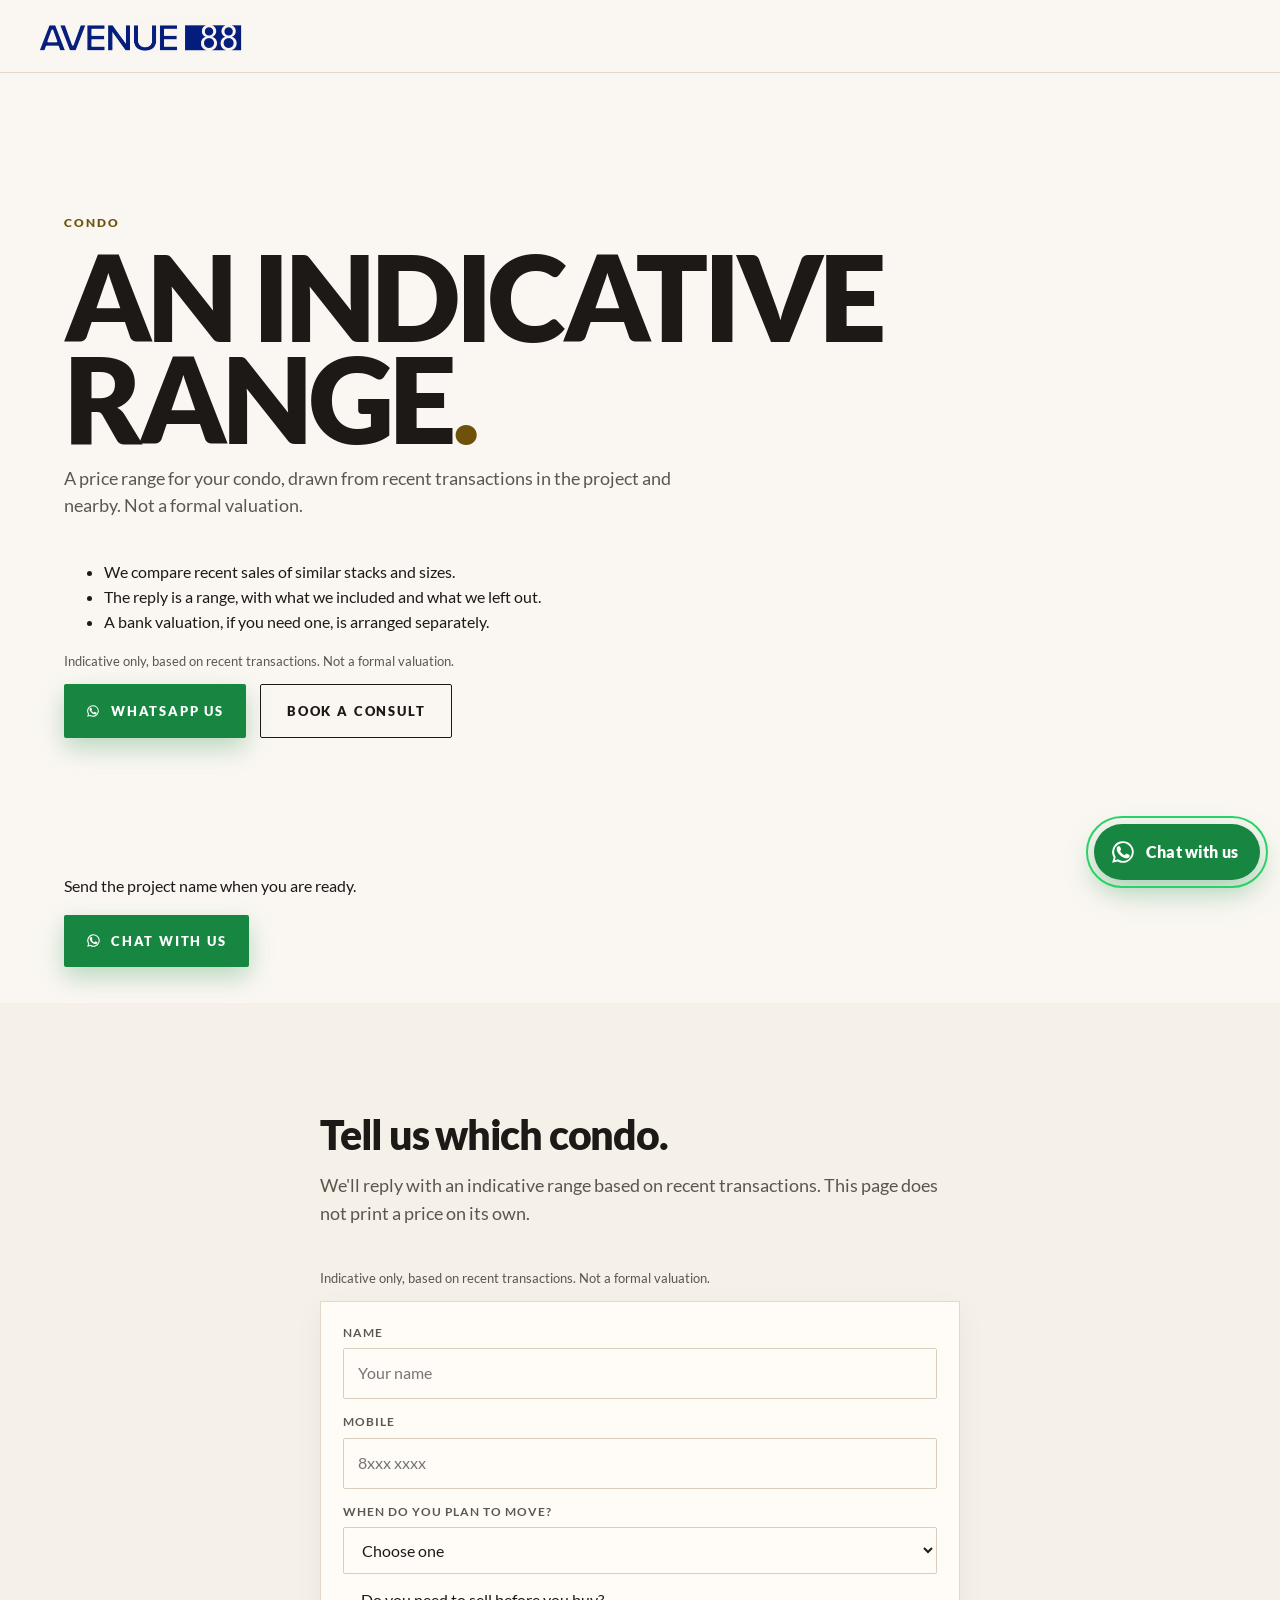
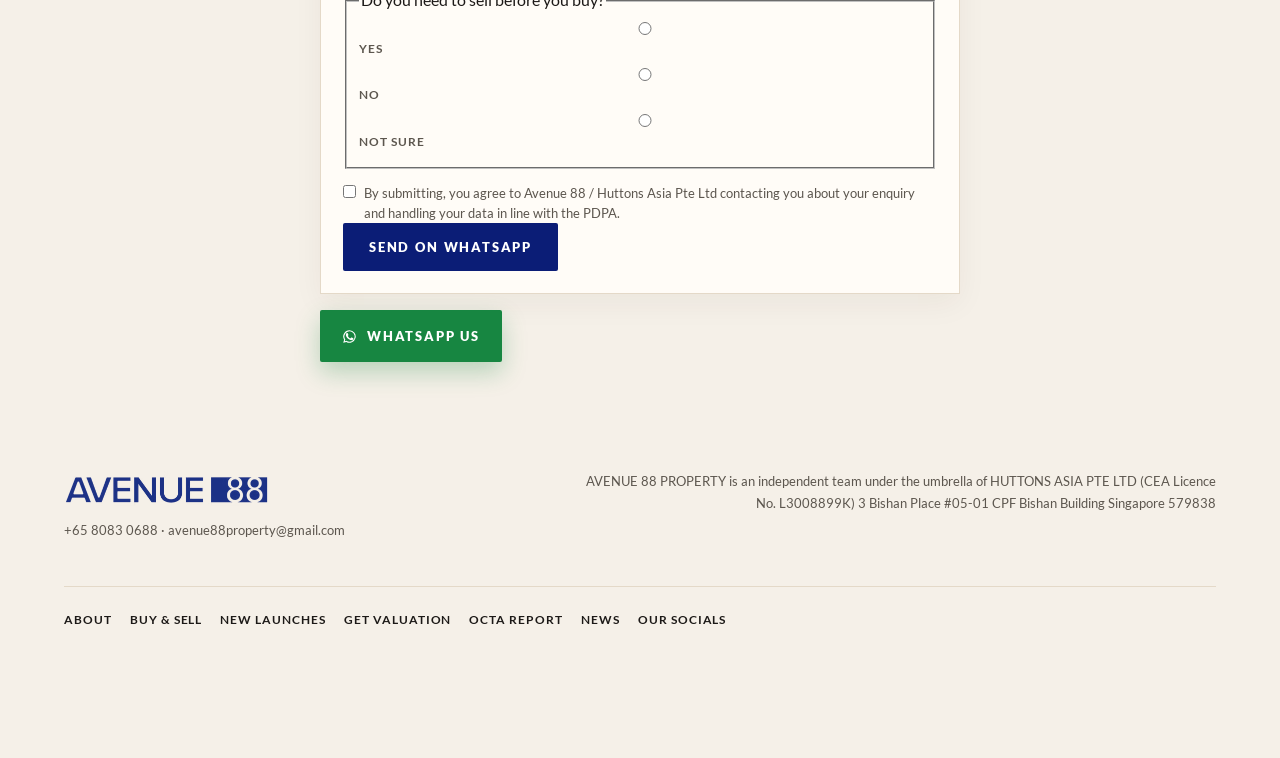
<file: condo-valuation.html>
<!doctype html>
<html lang="en-SG">
<head>
<meta charset="utf-8">
<meta name="viewport" content="width=device-width,initial-scale=1">
<meta name="robots" content="noindex, nofollow">
<title>Condo valuation | Avenue 88</title>
<meta name="description" content="Ask Avenue 88 for an indicative condo price range based on recent transactions.">
<meta name="theme-color" content="#FAF7F2">
<link rel="icon" href="img/favicon.png">
<link rel="preload" href="fonts/lato-latin-900-normal.woff2" as="font" type="font/woff2" crossorigin>
<link rel="stylesheet" href="css/style.css?v=20261121c">
</head>
<body class="offer" data-ref="condo-valuation" data-segment="condo-valuation">
<header class="nav">
<a class="brand" href="index.html"><img src="img/logo-avenue88.png" alt="Avenue 88" width="180" height="40"></a>
</header>
<main>
<section class="page-hero offer-hero">
<div class="wrap">
<p class="eyebrow">Condo</p>
<h1>AN INDICATIVE RANGE<span>.</h1>
<p class="lead">A price range for your condo, drawn from recent transactions in the project and nearby. Not a formal valuation.</p>
<ul class="offer-points">
<li>We compare recent sales of similar stacks and sizes.</li>
<li>The reply is a range, with what we included and what we left out.</li>
<li>A bank valuation, if you need one, is arranged separately.</li>
</ul>
<p class="fine">Indicative only, based on recent transactions. Not a formal valuation.</p>
<div class="cta">
<a class="btn btn-wa" data-wa-slot="top" data-wa="Hi Avenue 88, I'd like an indicative valuation of my condo" href="https://wa.me/6580830688" target="_blank" rel="noopener">WhatsApp us</a>
<a class="btn ghost js-book" hidden>Book a consult</a>
</div>
</div>
</section>
<section class="section">
<div class="wrap wa-band">
<p>Send the project name when you are ready.</p>
<a class="btn btn-wa" data-wa-slot="mid" data-wa="Hi Avenue 88, I'd like an indicative valuation of my condo" href="https://wa.me/6580830688" target="_blank" rel="noopener">Chat with us</a>
</div>
</section>
<section class="section soft" id="contact">
<div class="wrap vform">
<h2>Tell us which condo.</h2>
<p class="lead">We'll reply with an indicative range based on recent transactions. This page does not print a price on its own.</p>
<p class="fine">Indicative only, based on recent transactions. Not a formal valuation.</p>
<form class="enquiry a88-lead" data-form="Condo valuation" data-subject="Condo valuation" data-ref="condo-valuation" data-wa="Hi Avenue 88, I'd like an indicative valuation of my condo" novalidate>
<input type="text" name="_honey" style="display:none" tabindex="-1" autocomplete="off">
<div class="field"><label for="cv-name">Name</label><input id="cv-name" name="name" required autocomplete="name" placeholder="Your name"></div>
<div class="field"><label for="cv-phone">Mobile</label><input id="cv-phone" name="phone" type="tel" required inputmode="tel" autocomplete="tel" placeholder="8xxx xxxx"></div>
<div class="field"><label for="cv-when">When do you plan to move?</label><select id="cv-when" name="timeline" required><option value="">Choose one</option><option>Within 3 months</option><option>3-6 months</option><option>6-12 months</option><option>Just exploring</option></select></div>
<fieldset class="field"><legend>Do you need to sell before you buy?</legend><div class="radios"><label><input type="radio" name="sellFirst" value="Yes" required> Yes</label><label><input type="radio" name="sellFirst" value="No"> No</label><label><input type="radio" name="sellFirst" value="Not sure"> Not sure</label></div></fieldset>
<label class="consent"><input type="checkbox" name="consent" required> <span>By submitting, you agree to Avenue 88 / Huttons Asia Pte Ltd contacting you about your enquiry and handling your data in line with the PDPA.</span></label>
<button class="btn btn-navy" type="submit">Send on WhatsApp</button>
<p class="form-note" hidden aria-live="polite"></p>
</form>
<p><a class="btn btn-wa" data-wa-slot="bottom" data-wa="Hi Avenue 88, I'd like an indicative valuation of my condo" href="https://wa.me/6580830688" target="_blank" rel="noopener">WhatsApp us</a></p>
</div>
</section>
</main>
<footer>
<div class="fl"><img src="img/logo-avenue88.png" alt=""><p><a href="tel:+6580830688">+65 8083 0688</a> · <a href="mailto:avenue88property@gmail.com">avenue88property@gmail.com</a></p></div>
<p class="legal">AVENUE 88 PROPERTY is an independent team under the umbrella of HUTTONS ASIA PTE LTD (CEA Licence No. L3008899K) 3 Bishan Place #05-01 CPF Bishan Building Singapore 579838</p>
</footer>
<script src="js/site-config.js?v=20261121c"></script>
<script src="js/analytics.js?v=20261121e"></script>
<script src="js/main.js?v=20261121e"></script>
<script src="js/leads.js?v=20261121e"></script>
</body>
</html>
</file>
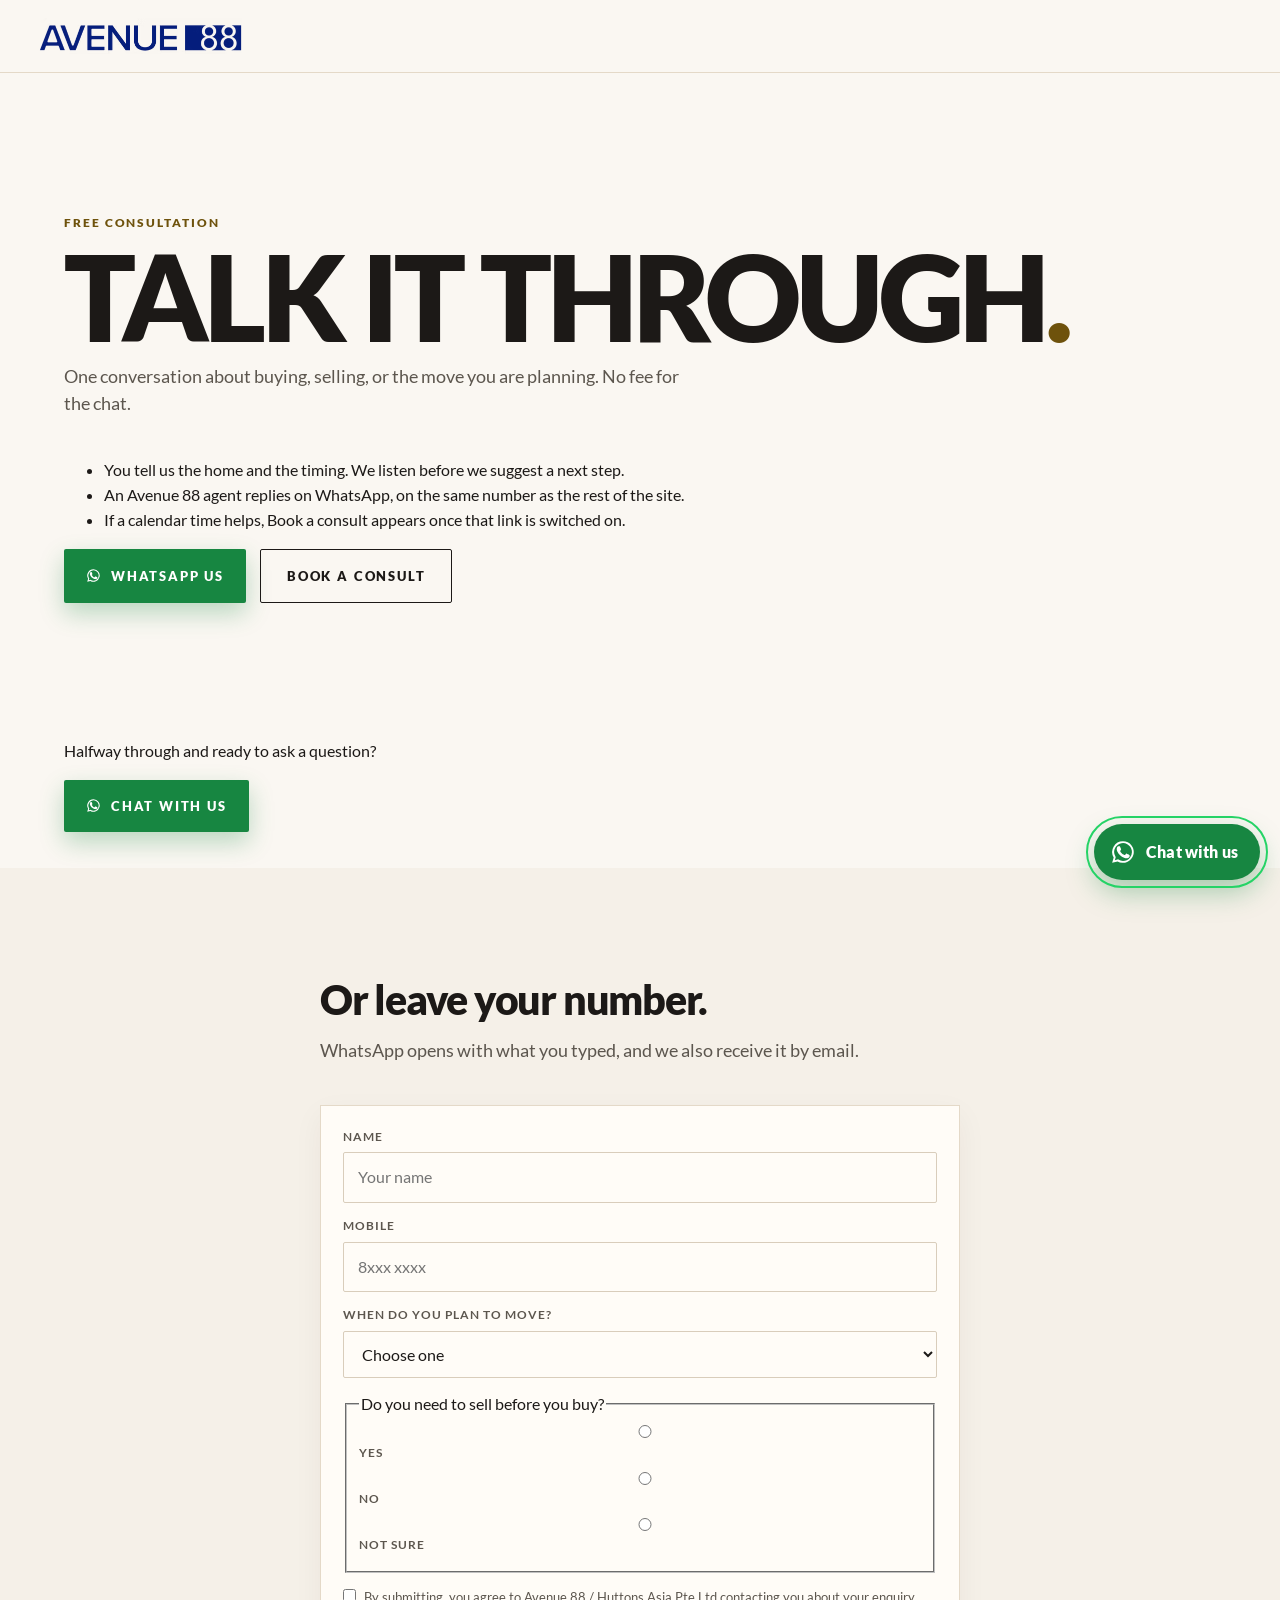
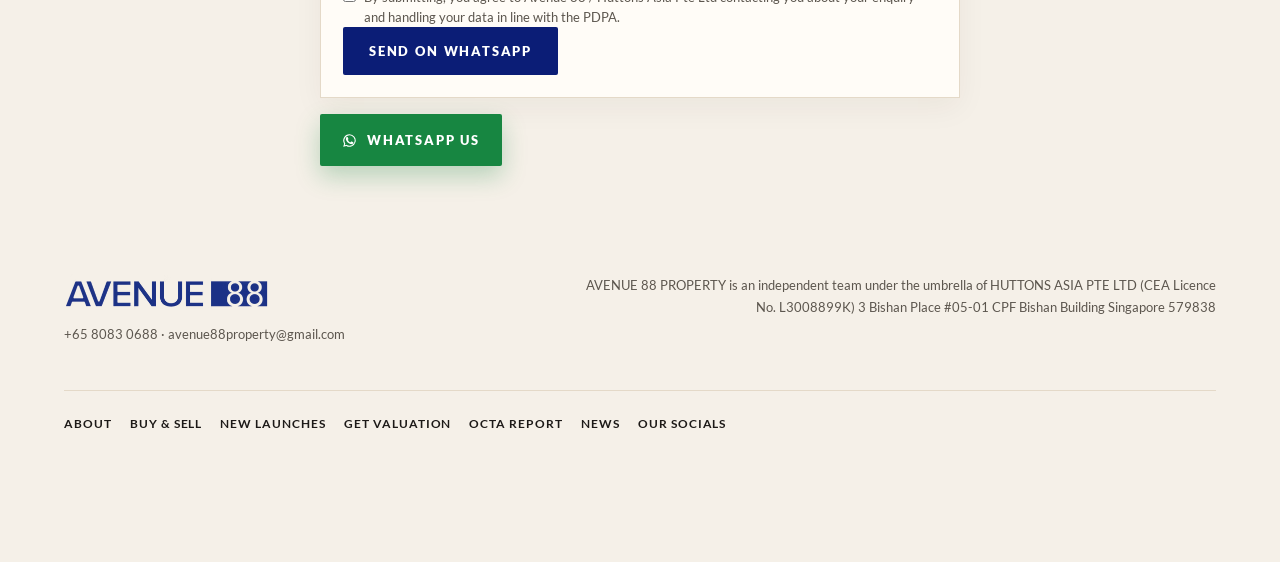
<file: free-consultation.html>
<!doctype html>
<html lang="en-SG">
<head>
<meta charset="utf-8">
<meta name="viewport" content="width=device-width,initial-scale=1">
<meta name="robots" content="noindex, nofollow">
<title>Free consultation | Avenue 88</title>
<meta name="description" content="Talk through a buy, a sale, or a move with Avenue 88 on WhatsApp.">
<meta name="theme-color" content="#FAF7F2">
<link rel="icon" href="img/favicon.png">
<link rel="preload" href="fonts/lato-latin-900-normal.woff2" as="font" type="font/woff2" crossorigin>
<link rel="stylesheet" href="css/style.css?v=20261121c">
</head>
<body class="offer" data-ref="free-consultation" data-segment="consult">
<header class="nav">
<a class="brand" href="index.html"><img src="img/logo-avenue88.png" alt="Avenue 88" width="180" height="40"></a>
</header>
<main>
<section class="page-hero offer-hero">
<div class="wrap">
<p class="eyebrow">Free consultation</p>
<h1>TALK IT THROUGH<span>.</h1>
<p class="lead">One conversation about buying, selling, or the move you are planning. No fee for the chat.</p>
<ul class="offer-points">
<li>You tell us the home and the timing. We listen before we suggest a next step.</li>
<li>An Avenue 88 agent replies on WhatsApp, on the same number as the rest of the site.</li>
<li>If a calendar time helps, Book a consult appears once that link is switched on.</li>
</ul>
<div class="cta">
<a class="btn btn-wa" data-wa-slot="top" data-wa="Hi Avenue 88, I'd like a free consultation" href="https://wa.me/6580830688" target="_blank" rel="noopener">WhatsApp us</a>
<a class="btn ghost js-book" hidden>Book a consult</a>
</div>
</div>
</section>
<section class="section">
<div class="wrap wa-band">
<p>Halfway through and ready to ask a question?</p>
<a class="btn btn-wa" data-wa-slot="mid" data-wa="Hi Avenue 88, I'd like a free consultation" href="https://wa.me/6580830688" target="_blank" rel="noopener">Chat with us</a>
</div>
</section>
<section class="section soft" id="contact">
<div class="wrap vform">
<h2>Or leave your number.</h2>
<p class="lead">WhatsApp opens with what you typed, and we also receive it by email.</p>
<form class="enquiry a88-lead" data-form="Free consultation" data-subject="Free consultation" data-ref="free-consultation" data-wa="Hi Avenue 88, I'd like a free consultation" novalidate>
<input type="text" name="_honey" style="display:none" tabindex="-1" autocomplete="off">
<div class="field"><label for="fc-name">Name</label><input id="fc-name" name="name" required autocomplete="name" placeholder="Your name"></div>
<div class="field"><label for="fc-phone">Mobile</label><input id="fc-phone" name="phone" type="tel" required inputmode="tel" autocomplete="tel" placeholder="8xxx xxxx"></div>
<div class="field"><label for="fc-when">When do you plan to move?</label><select id="fc-when" name="timeline" required><option value="">Choose one</option><option>Within 3 months</option><option>3-6 months</option><option>6-12 months</option><option>Just exploring</option></select></div>
<fieldset class="field"><legend>Do you need to sell before you buy?</legend><div class="radios"><label><input type="radio" name="sellFirst" value="Yes" required> Yes</label><label><input type="radio" name="sellFirst" value="No"> No</label><label><input type="radio" name="sellFirst" value="Not sure"> Not sure</label></div></fieldset>
<label class="consent"><input type="checkbox" name="consent" required> <span>By submitting, you agree to Avenue 88 / Huttons Asia Pte Ltd contacting you about your enquiry and handling your data in line with the PDPA.</span></label>
<button class="btn btn-navy" type="submit">Send on WhatsApp</button>
<p class="form-note" hidden aria-live="polite"></p>
</form>
<p><a class="btn btn-wa" data-wa-slot="bottom" data-wa="Hi Avenue 88, I'd like a free consultation" href="https://wa.me/6580830688" target="_blank" rel="noopener">WhatsApp us</a></p>
</div>
</section>
</main>
<footer>
<div class="fl"><img src="img/logo-avenue88.png" alt=""><p><a href="tel:+6580830688">+65 8083 0688</a> · <a href="mailto:avenue88property@gmail.com">avenue88property@gmail.com</a></p></div>
<p class="legal">AVENUE 88 PROPERTY is an independent team under the umbrella of HUTTONS ASIA PTE LTD (CEA Licence No. L3008899K) 3 Bishan Place #05-01 CPF Bishan Building Singapore 579838</p>
</footer>
<script src="js/site-config.js?v=20261121c"></script>
<script src="js/analytics.js?v=20261121e"></script>
<script src="js/main.js?v=20261121e"></script>
<script src="js/leads.js?v=20261121e"></script>
</body>
</html>
</file>
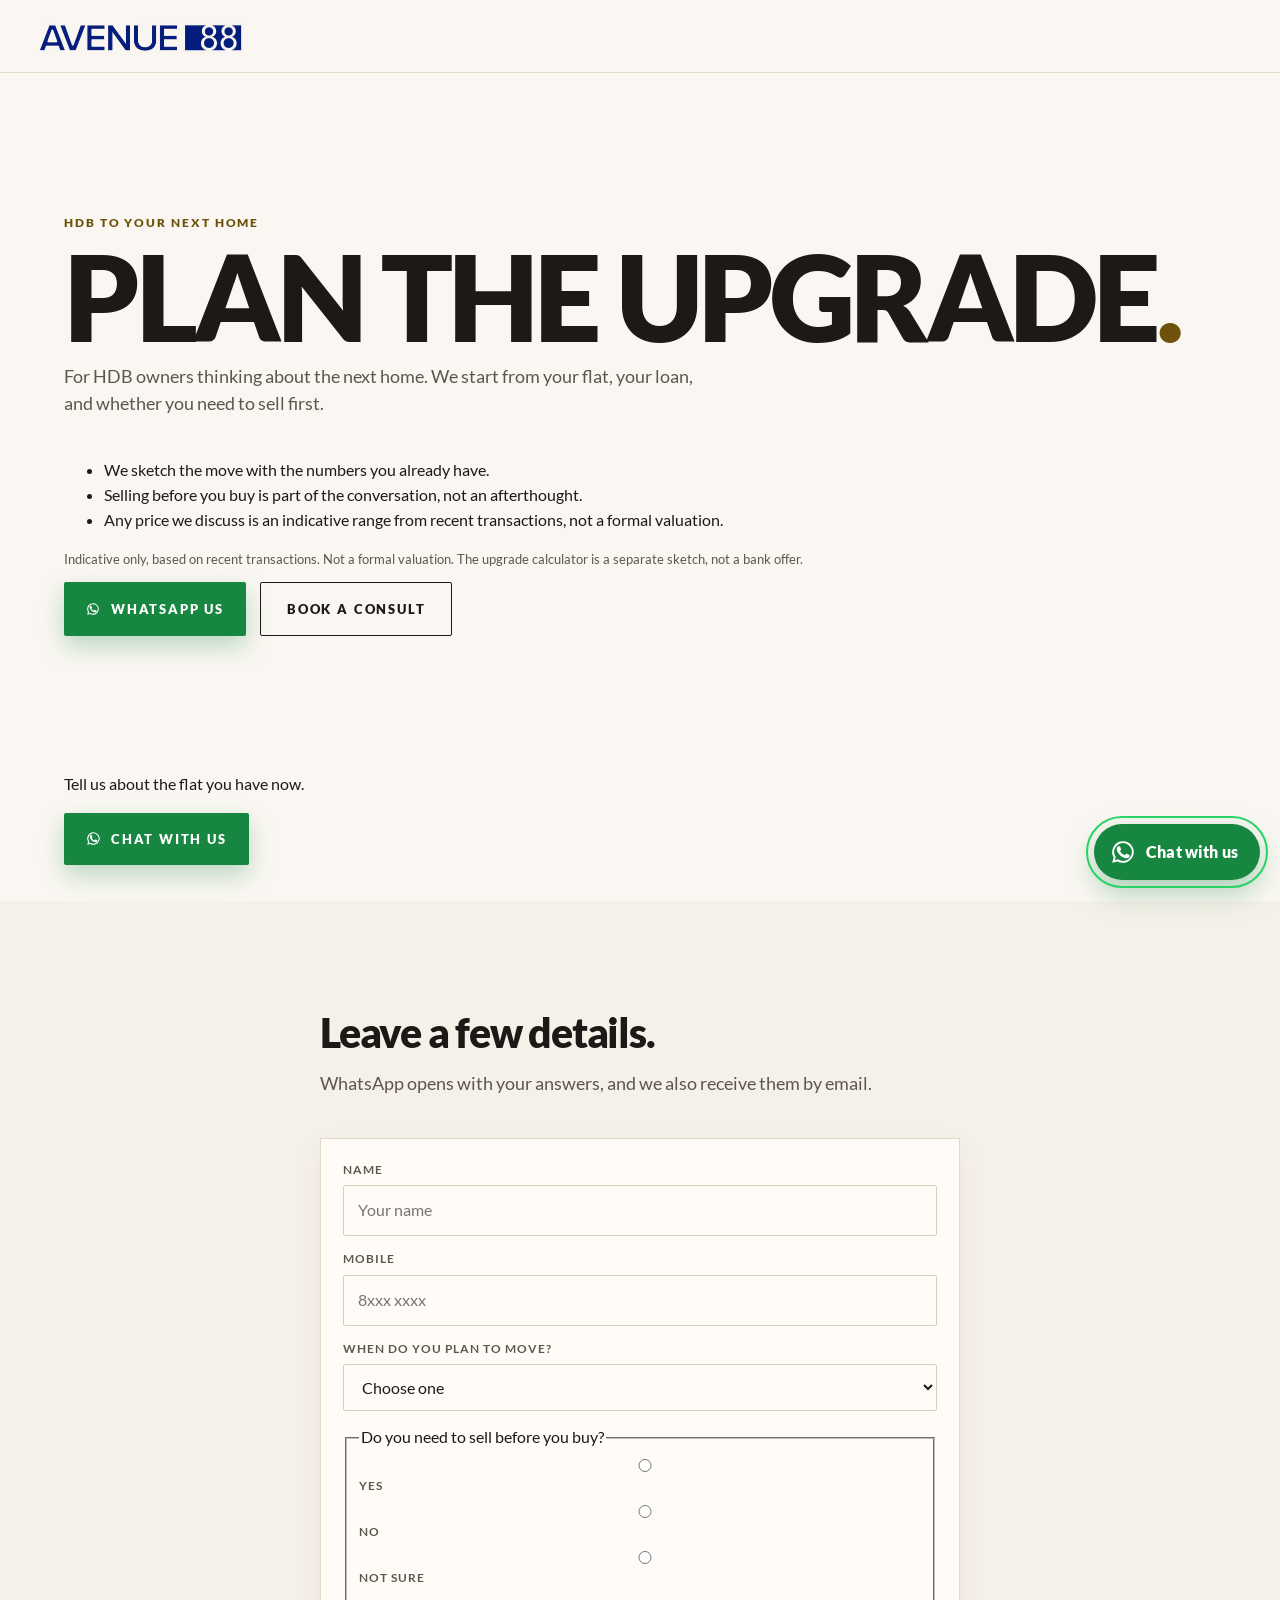
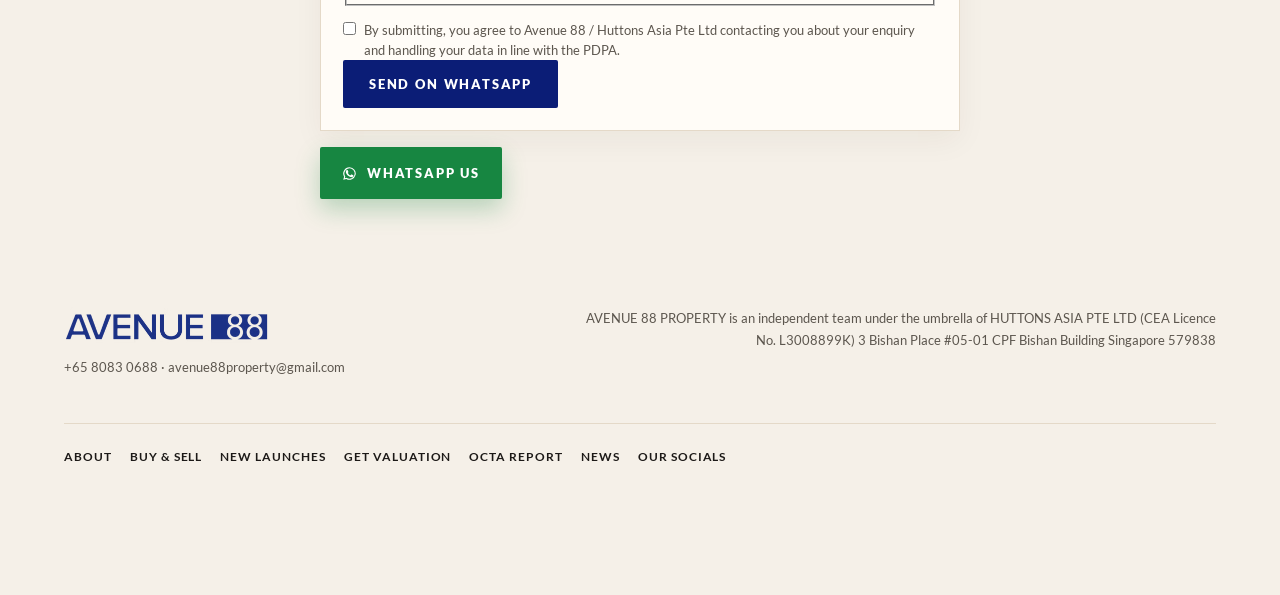
<file: hdb-upgrader.html>
<!doctype html>
<html lang="en-SG">
<head>
<meta charset="utf-8">
<meta name="viewport" content="width=device-width,initial-scale=1">
<meta name="robots" content="noindex, nofollow">
<title>HDB upgrader | Avenue 88</title>
<meta name="description" content="HDB owners planning a move can talk it through with Avenue 88 on WhatsApp.">
<meta name="theme-color" content="#FAF7F2">
<link rel="icon" href="img/favicon.png">
<link rel="preload" href="fonts/lato-latin-900-normal.woff2" as="font" type="font/woff2" crossorigin>
<link rel="stylesheet" href="css/style.css?v=20261121c">
</head>
<body class="offer" data-ref="hdb-upgrader" data-segment="hdb-upgrade">
<header class="nav">
<a class="brand" href="index.html"><img src="img/logo-avenue88.png" alt="Avenue 88" width="180" height="40"></a>
</header>
<main>
<section class="page-hero offer-hero">
<div class="wrap">
<p class="eyebrow">HDB to your next home</p>
<h1>PLAN THE UPGRADE<span>.</h1>
<p class="lead">For HDB owners thinking about the next home. We start from your flat, your loan, and whether you need to sell first.</p>
<ul class="offer-points">
<li>We sketch the move with the numbers you already have.</li>
<li>Selling before you buy is part of the conversation, not an afterthought.</li>
<li>Any price we discuss is an indicative range from recent transactions, not a formal valuation.</li>
</ul>
<p class="fine">Indicative only, based on recent transactions. Not a formal valuation. The <a href="hdb-upgrading.html#calculator">upgrade calculator</a> is a separate sketch, not a bank offer.</p>
<div class="cta">
<a class="btn btn-wa" data-wa-slot="top" data-wa="Hi Avenue 88, I'm an HDB owner thinking of upgrading" href="https://wa.me/6580830688" target="_blank" rel="noopener">WhatsApp us</a>
<a class="btn ghost js-book" hidden>Book a consult</a>
</div>
</div>
</section>
<section class="section">
<div class="wrap wa-band">
<p>Tell us about the flat you have now.</p>
<a class="btn btn-wa" data-wa-slot="mid" data-wa="Hi Avenue 88, I'm an HDB owner thinking of upgrading" href="https://wa.me/6580830688" target="_blank" rel="noopener">Chat with us</a>
</div>
</section>
<section class="section soft" id="contact">
<div class="wrap vform">
<h2>Leave a few details.</h2>
<p class="lead">WhatsApp opens with your answers, and we also receive them by email.</p>
<form class="enquiry a88-lead" data-form="HDB upgrader" data-subject="HDB upgrader" data-ref="hdb-upgrader" data-wa="Hi Avenue 88, I'm an HDB owner thinking of upgrading" novalidate>
<input type="text" name="_honey" style="display:none" tabindex="-1" autocomplete="off">
<div class="field"><label for="hu-name">Name</label><input id="hu-name" name="name" required autocomplete="name" placeholder="Your name"></div>
<div class="field"><label for="hu-phone">Mobile</label><input id="hu-phone" name="phone" type="tel" required inputmode="tel" autocomplete="tel" placeholder="8xxx xxxx"></div>
<div class="field"><label for="hu-when">When do you plan to move?</label><select id="hu-when" name="timeline" required><option value="">Choose one</option><option>Within 3 months</option><option>3-6 months</option><option>6-12 months</option><option>Just exploring</option></select></div>
<fieldset class="field"><legend>Do you need to sell before you buy?</legend><div class="radios"><label><input type="radio" name="sellFirst" value="Yes" required> Yes</label><label><input type="radio" name="sellFirst" value="No"> No</label><label><input type="radio" name="sellFirst" value="Not sure"> Not sure</label></div></fieldset>
<label class="consent"><input type="checkbox" name="consent" required> <span>By submitting, you agree to Avenue 88 / Huttons Asia Pte Ltd contacting you about your enquiry and handling your data in line with the PDPA.</span></label>
<button class="btn btn-navy" type="submit">Send on WhatsApp</button>
<p class="form-note" hidden aria-live="polite"></p>
</form>
<p><a class="btn btn-wa" data-wa-slot="bottom" data-wa="Hi Avenue 88, I'm an HDB owner thinking of upgrading" href="https://wa.me/6580830688" target="_blank" rel="noopener">WhatsApp us</a></p>
</div>
</section>
</main>
<footer>
<div class="fl"><img src="img/logo-avenue88.png" alt=""><p><a href="tel:+6580830688">+65 8083 0688</a> · <a href="mailto:avenue88property@gmail.com">avenue88property@gmail.com</a></p></div>
<p class="legal">AVENUE 88 PROPERTY is an independent team under the umbrella of HUTTONS ASIA PTE LTD (CEA Licence No. L3008899K) 3 Bishan Place #05-01 CPF Bishan Building Singapore 579838</p>
</footer>
<script src="js/site-config.js?v=20261121c"></script>
<script src="js/analytics.js?v=20261121e"></script>
<script src="js/main.js?v=20261121e"></script>
<script src="js/leads.js?v=20261121e"></script>
</body>
</html>
</file>
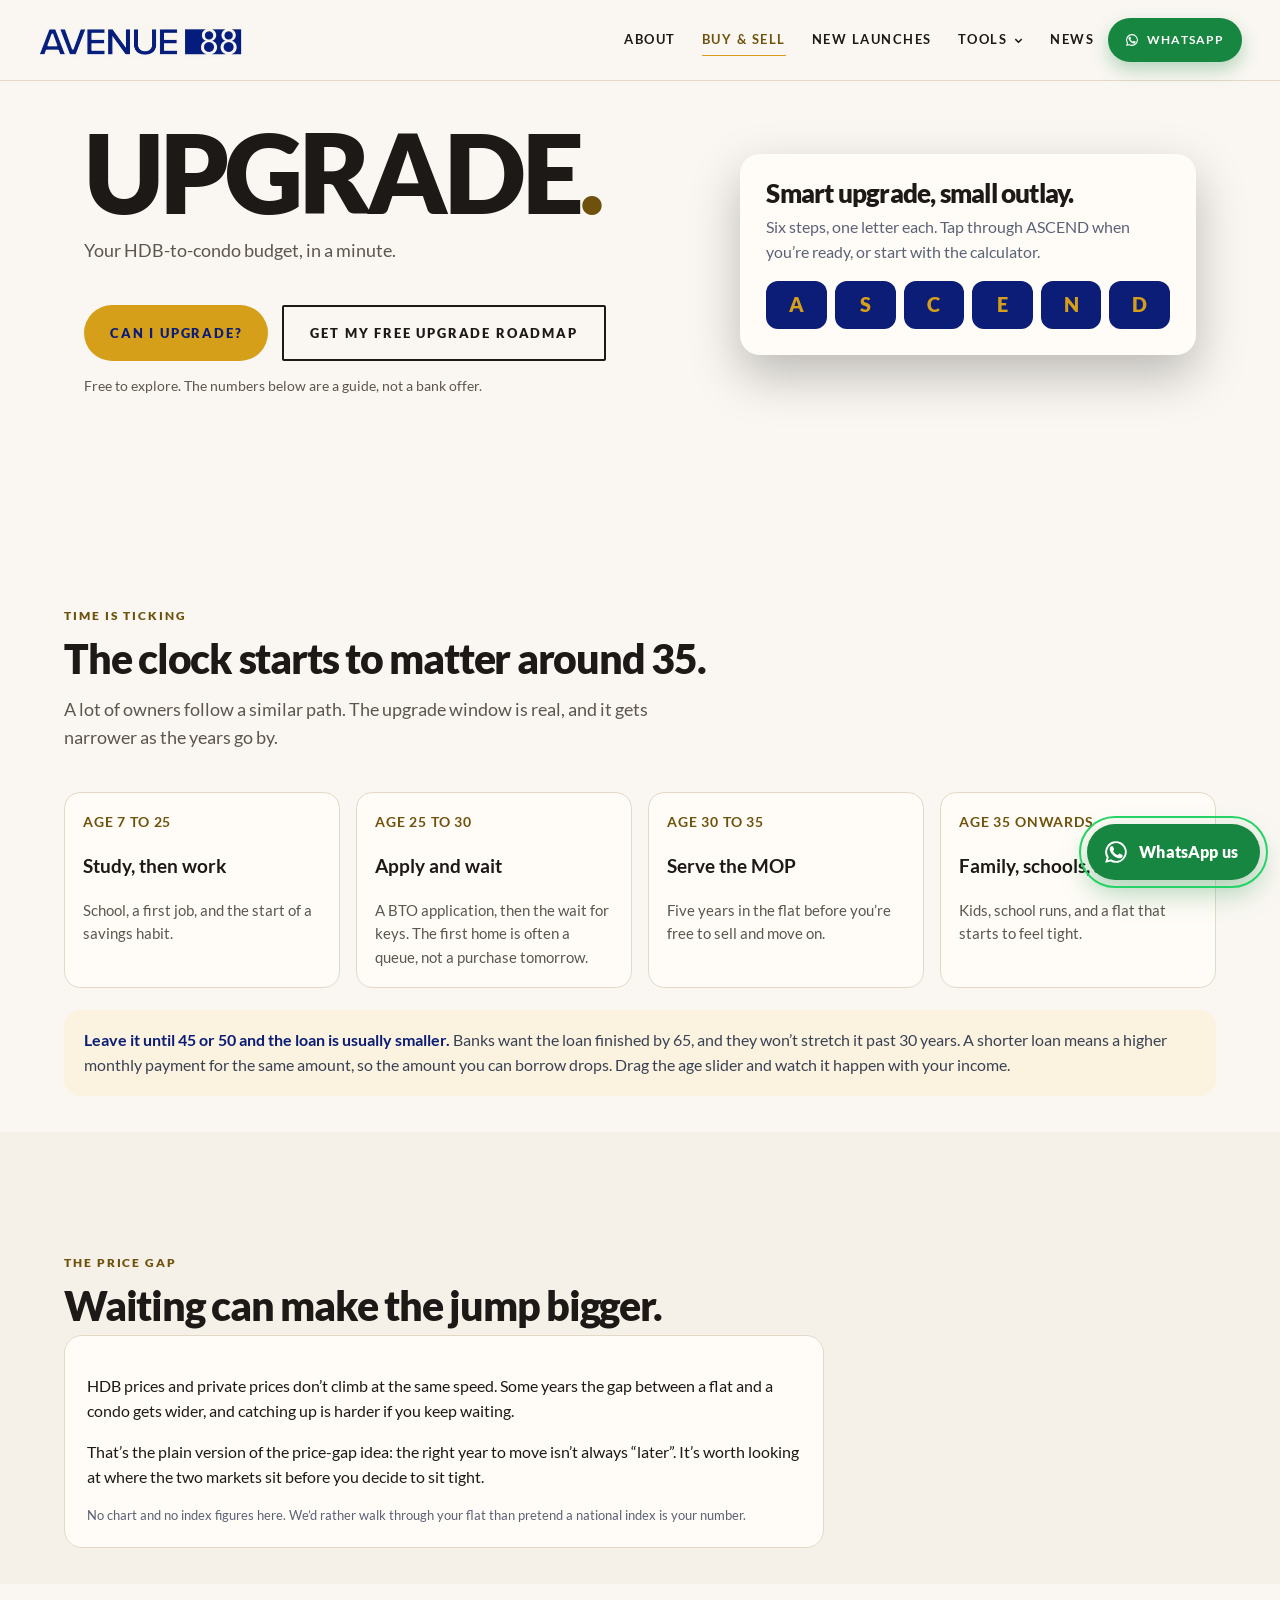
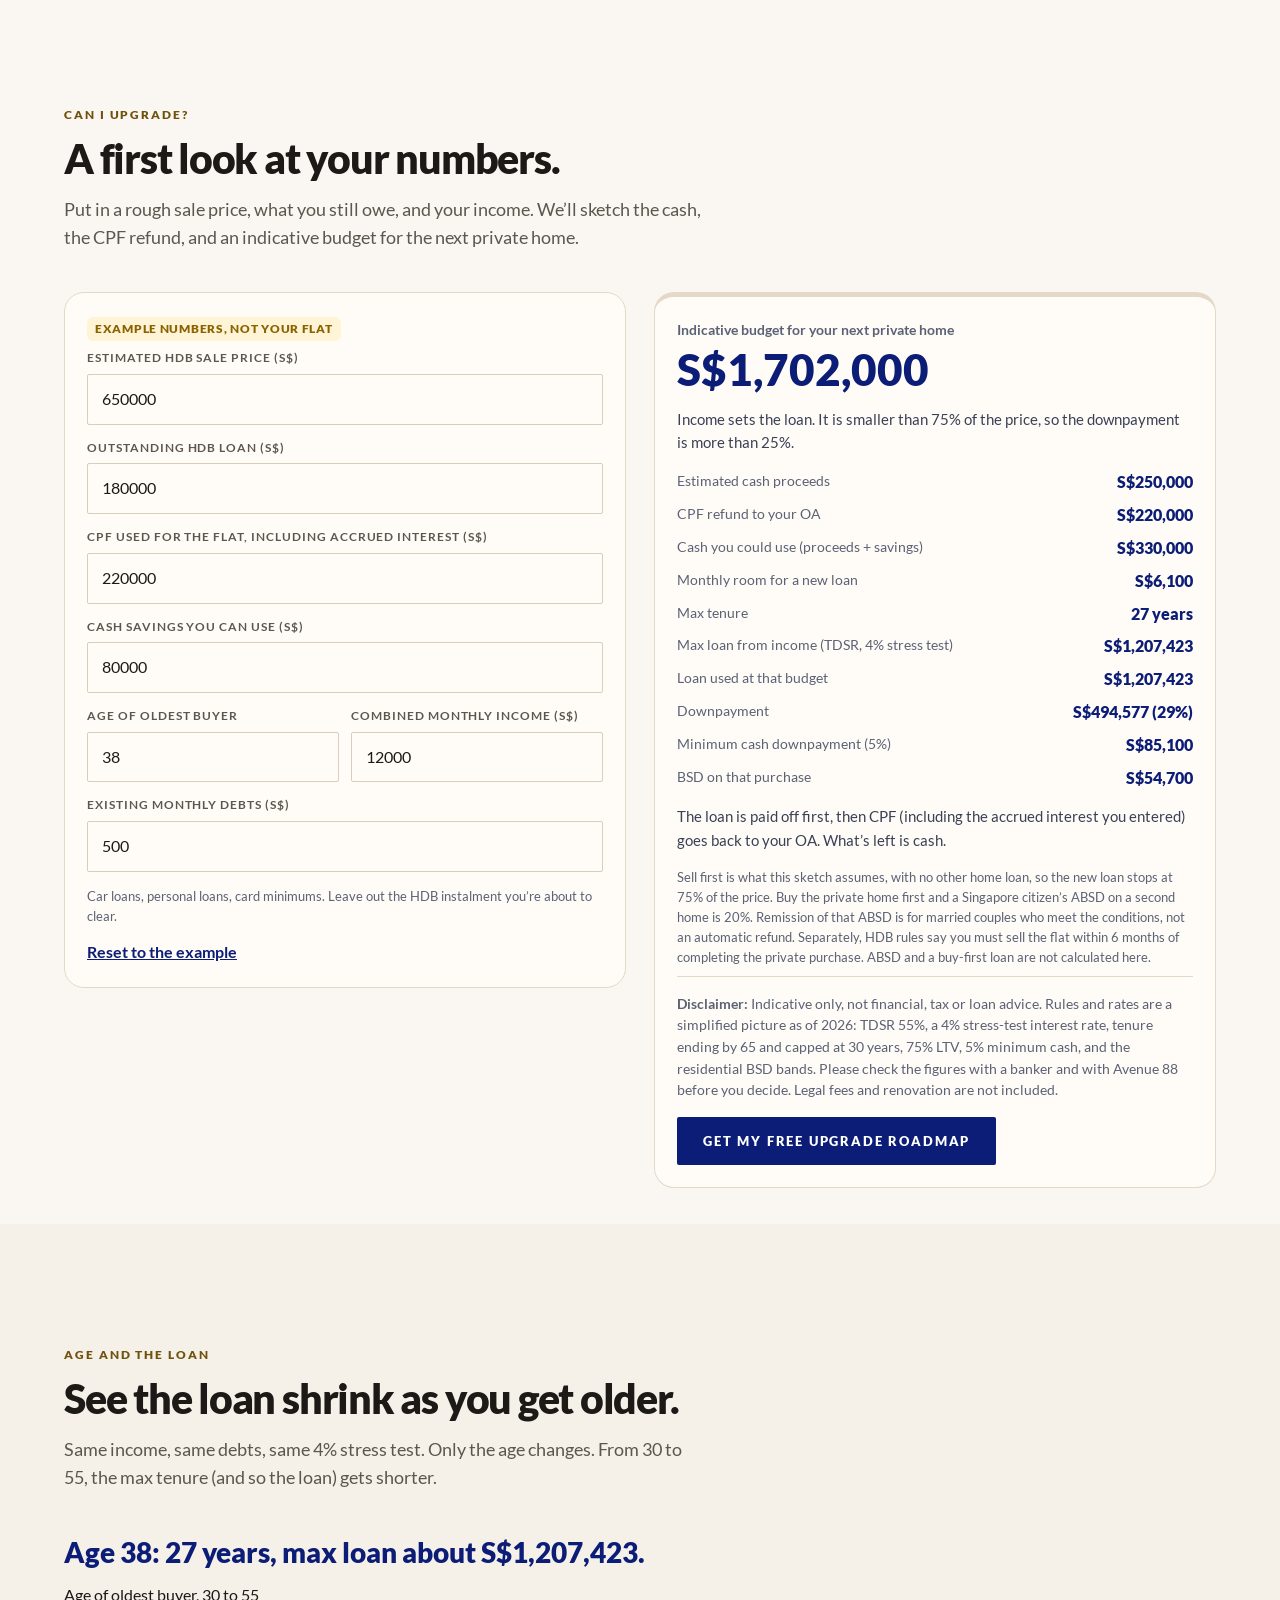
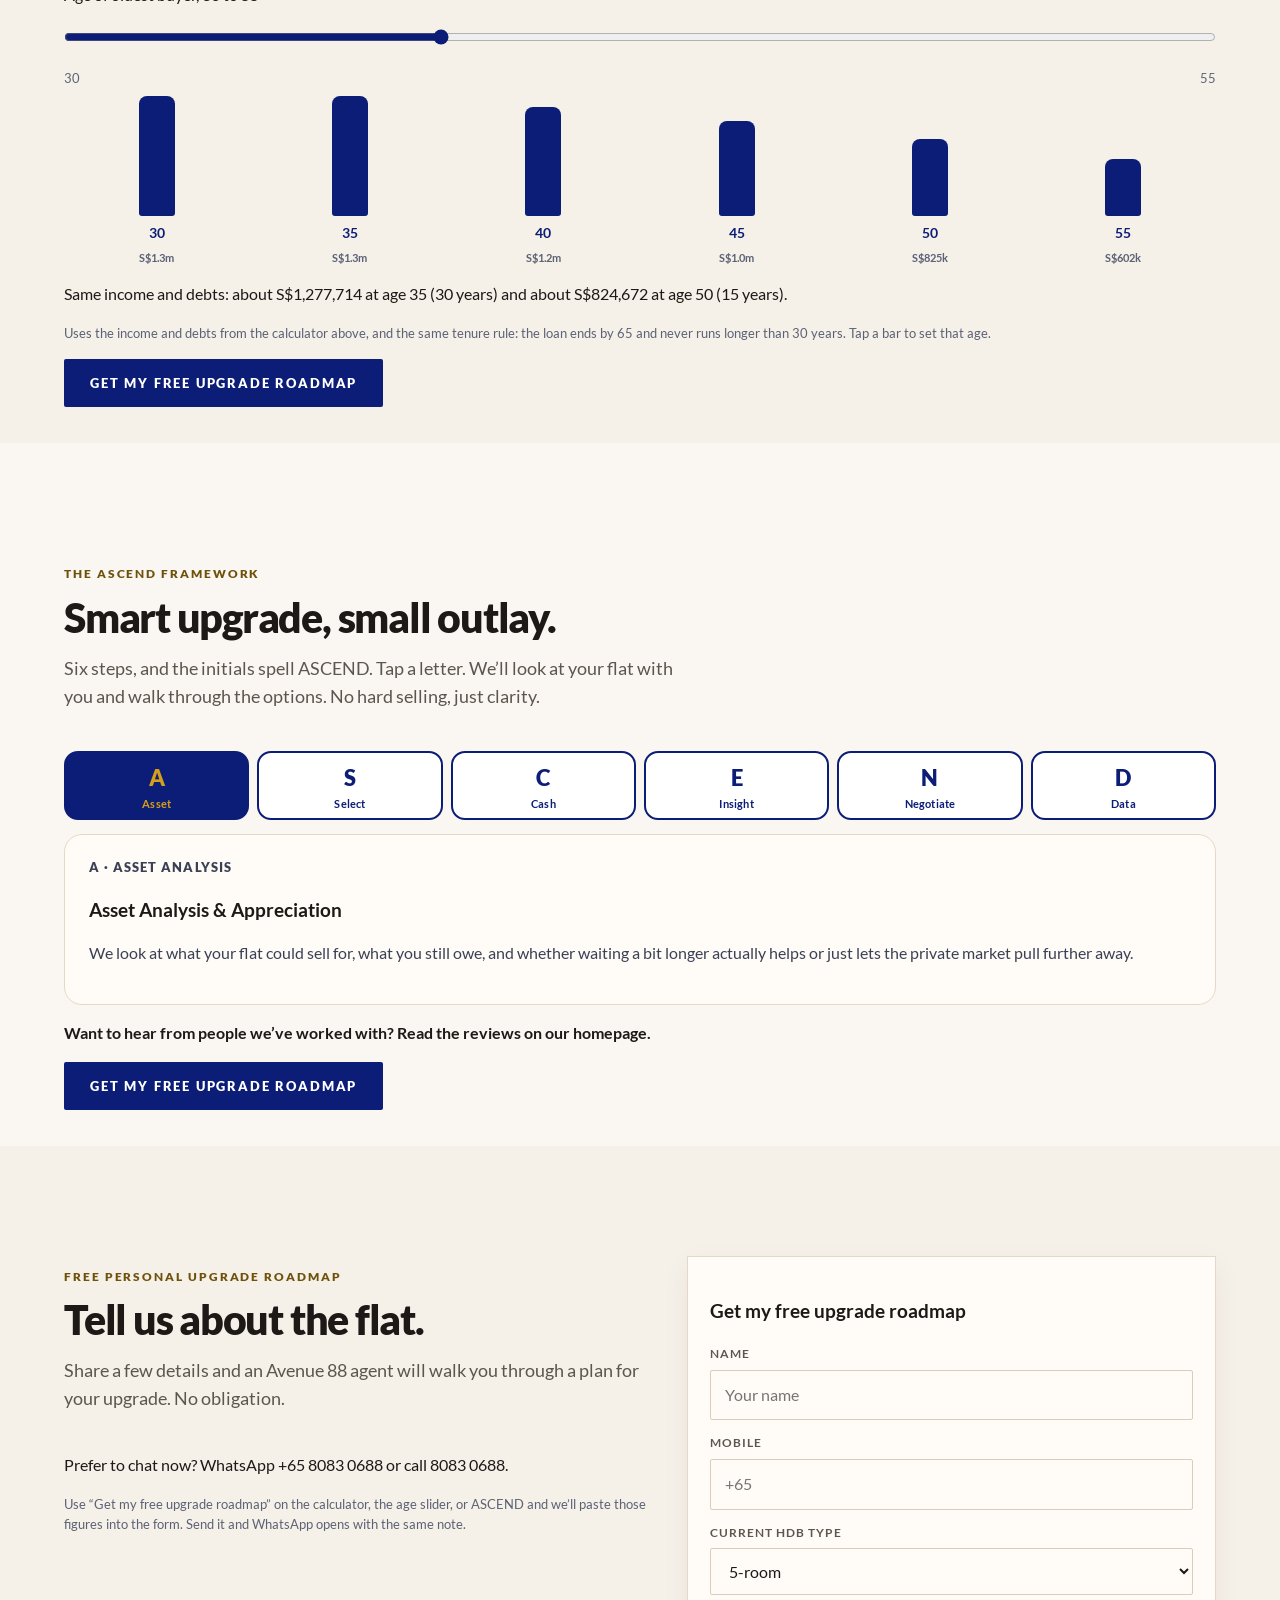
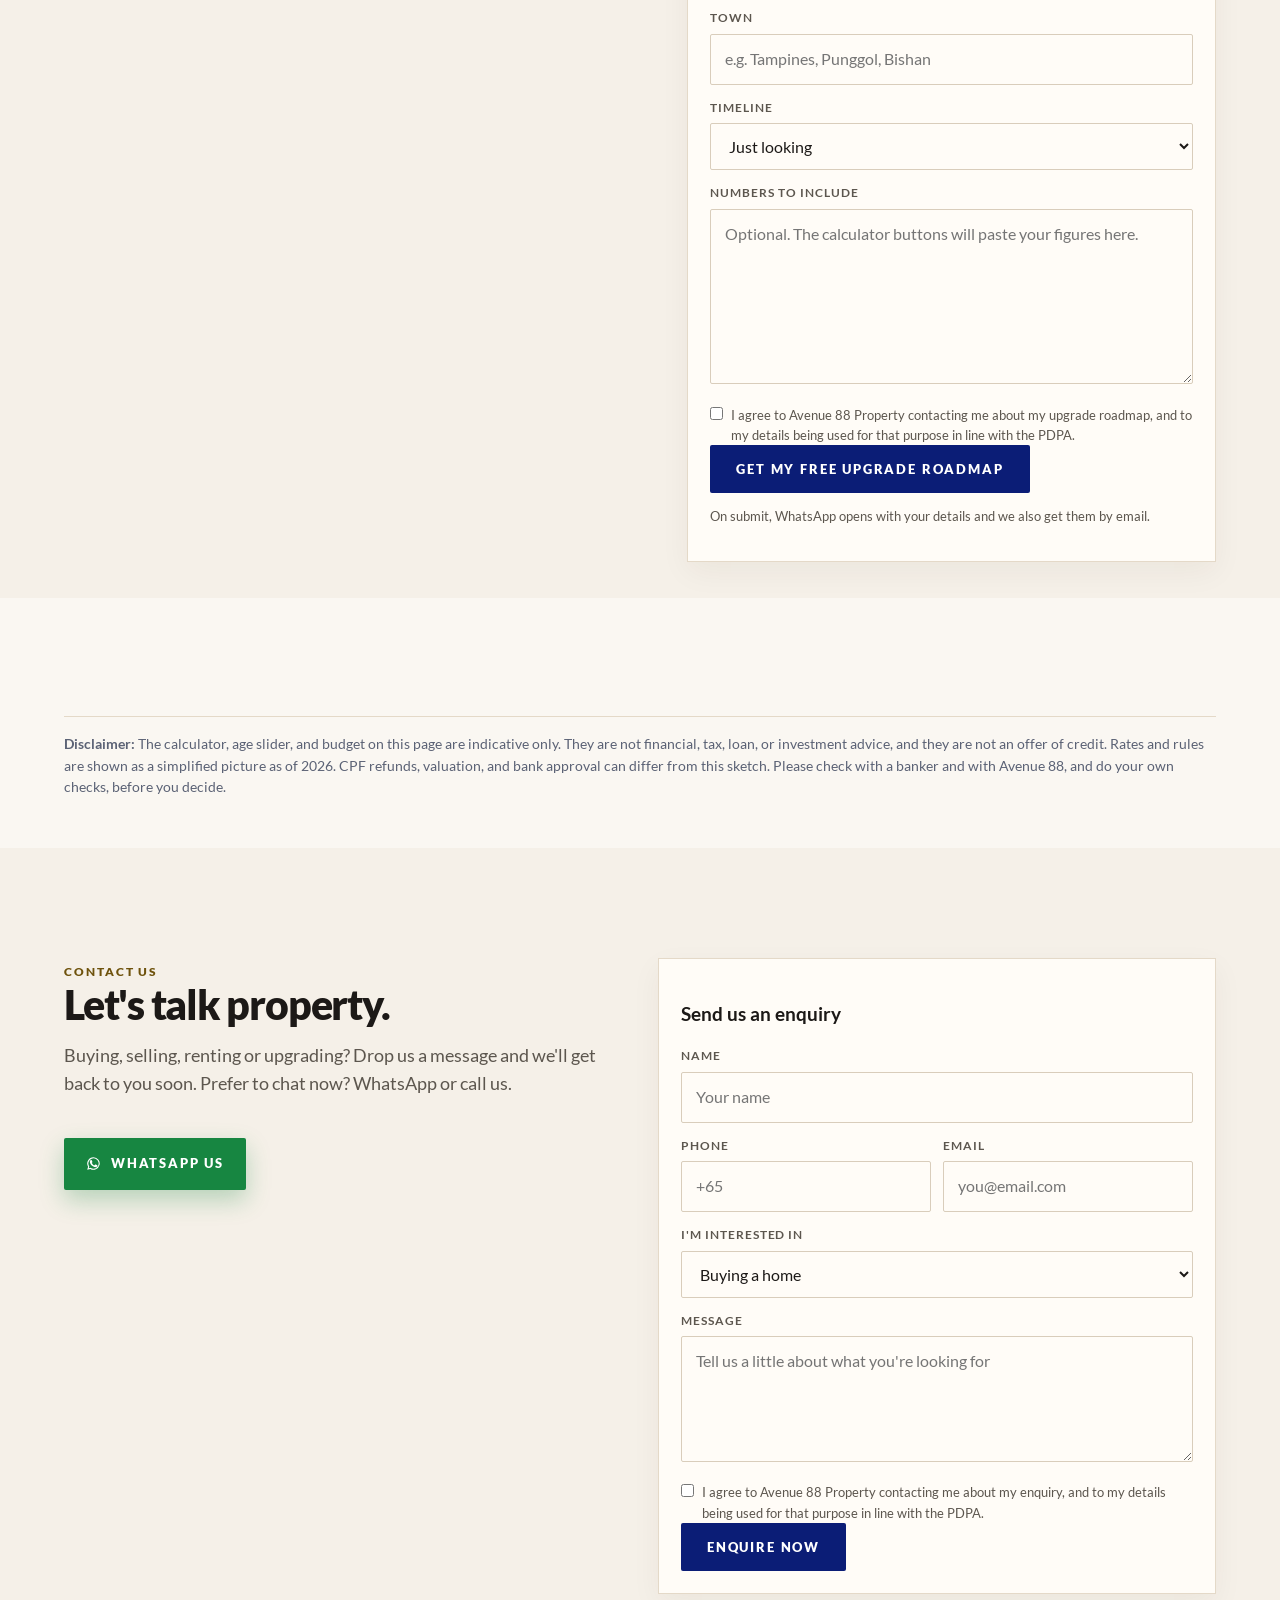
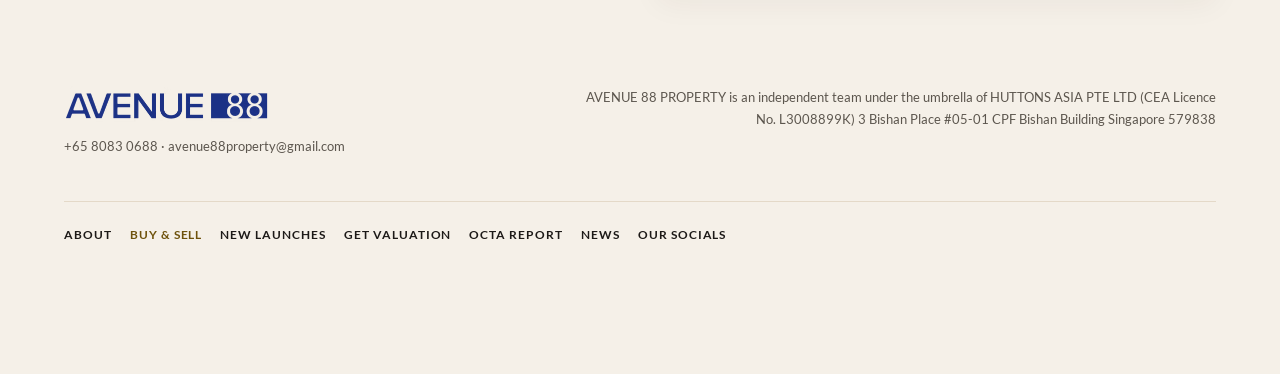
<file: hdb-upgrading.html>
<!doctype html>
<html lang="en-SG">
<head>
<meta charset="utf-8">
<meta name="viewport" content="width=device-width,initial-scale=1">
<title>HDB Upgrading | ASCEND Roadmap by Avenue 88</title>
<meta name="description" content="Plan an HDB upgrade with Avenue 88. Try the indicative calculator, see how age shrinks the loan, and walk through the six-step ASCEND framework.">
<meta property="og:title" content="HDB Upgrading | ASCEND by Avenue 88">
<meta property="og:description" content="Your first move can shape your entire property journey. A free, indicative upgrade sketch from Avenue 88.">
<meta name="theme-color" content="#FAF7F2">
<meta name="robots" content="noindex, nofollow">
<link rel="icon" href="img/favicon.png">
<link rel="preload" href="fonts/lato-latin-900-normal.woff2" as="font" type="font/woff2" crossorigin>
<link rel="stylesheet" href="css/style.css?v=20261121i">
<link rel="stylesheet" href="css/hdb.css?v=20261105b">
<script type="application/ld+json">{"@context":"https://schema.org","@type":"RealEstateAgent","name":"Avenue 88 Property","url":"https://www.avenue88property.com/","telephone":"+6580830688","email":"avenue88property@gmail.com","image":"https://www.avenue88property.com/","address":{"@type":"PostalAddress","streetAddress":"3 Bishan Place, #05-01, CPF Bishan Building","postalCode":"579838","addressCountry":"SG"},"parentOrganization":{"@type":"RealEstateAgent","name":"Huttons Asia Pte Ltd"},"sameAs":["https://www.facebook.com/Avenue88Property","https://www.instagram.com/avenue88property","https://www.youtube.com/c/Avenue88Property"]}</script>
</head>
<body>
<header class="nav">
<a class="brand" href="index.html"><img src="img/logo-avenue88.png" alt="Avenue 88" width="180" height="40"></a>
<div class="nav-right">
<button class="menu-btn" aria-label="Open menu" aria-expanded="false" aria-controls="nav"><span></span><span></span><span></span></button>
<nav id="nav"></nav>
<a class="pill" href="https://wa.me/6580830688" target="_blank" rel="noopener">WhatsApp</a>
</div>
</header>
<main class="hdb">

<section class="hdb-hero"><div class="wrap hdb-hero-grid">
<div>
<h1>UPGRADE<span>.</span></h1>
<p class="lead">Your HDB-to-condo budget, in a minute.</p>
<div class="btn-row"><a class="btn btn-gold" href="#calculator">Can I upgrade?</a><a class="btn btn-ghost-light" href="#roadmap">Get my free upgrade roadmap</a></div>
<p class="hdb-note">Free to explore. The numbers below are a guide, not a bank offer.</p>
</div>
<div class="hero-card">
<h2>Smart upgrade, small outlay.</h2>
<p>Six steps, one letter each. Tap through ASCEND when you’re ready, or start with the calculator.</p>
<ul class="letter-row">
<li><a href="#ascend" aria-label="ASCEND step A, Asset Analysis">A</a></li>
<li><a href="#ascend" aria-label="ASCEND step S, Strategic Selection">S</a></li>
<li><a href="#ascend" aria-label="ASCEND step C, Cash and CPF Planning">C</a></li>
<li><a href="#ascend" aria-label="ASCEND step E, Expert Market Insight">E</a></li>
<li><a href="#ascend" aria-label="ASCEND step N, Negotiation">N</a></li>
<li><a href="#ascend" aria-label="ASCEND step D, Data-Driven Decisions">D</a></li>
</ul>
</div>
</div></section>

<section class="section" id="time"><div class="wrap">
<div class="section-head"><p class="eyebrow">Time is ticking</p><h2>The clock starts to matter around 35.</h2><p class="lead">A lot of owners follow a similar path. The upgrade window is real, and it gets narrower as the years go by.</p></div>
<ol class="path">
<li><b>Age 7 to 25</b><h3>Study, then work</h3><p>School, a first job, and the start of a savings habit.</p></li>
<li><b>Age 25 to 30</b><h3>Apply and wait</h3><p>A BTO application, then the wait for keys. The first home is often a queue, not a purchase tomorrow.</p></li>
<li><b>Age 30 to 35</b><h3>Serve the MOP</h3><p>Five years in the flat before you’re free to sell and move on.</p></li>
<li><b>Age 35 onwards</b><h3>Family, schools, space</h3><p>Kids, school runs, and a flat that starts to feel tight.</p></li>
</ol>
<div class="callout"><b>Leave it until 45 or 50 and the loan is usually smaller.</b> Banks want the loan finished by 65, and they won’t stretch it past 30 years. A shorter loan means a higher monthly payment for the same amount, so the amount you can borrow drops. <a href="#timeline">Drag the age slider</a> and watch it happen with your income.</div>
</div></section>

<section class="section soft" id="gap"><div class="wrap">
<div class="section-head"><p class="eyebrow">The price gap</p><h2>Waiting can make the jump bigger.</h2></div>
<div class="gap-card">
<p>HDB prices and private prices don’t climb at the same speed. Some years the gap between a flat and a condo gets wider, and catching up is harder if you keep waiting.</p>
<p>That’s the plain version of the price-gap idea: the right year to move isn’t always “later”. It’s worth looking at where the two markets sit before you decide to sit tight.</p>
<p class="fine">No chart and no index figures here. We’d rather walk through your flat than pretend a national index is your number.</p>
</div>
</div></section>

<section class="section" id="calculator"><div class="wrap">
<div class="section-head"><p class="eyebrow">Can I upgrade?</p><h2>A first look at your numbers.</h2><p class="lead">Put in a rough sale price, what you still owe, and your income. We’ll sketch the cash, the CPF refund, and an indicative budget for the next private home.</p></div>
<div class="calc-grid">
<form class="calc-card" id="calc-fields" onsubmit="return false">
<p class="ex-flag" id="ex-flag">Example numbers, not your flat</p>
<div class="field"><label for="in-sale">Estimated HDB sale price (S$)</label><input id="in-sale" inputmode="decimal" min="0" step="1000" type="number" value="650000"></div>
<div class="field"><label for="in-loan">Outstanding HDB loan (S$)</label><input id="in-loan" inputmode="decimal" min="0" step="1000" type="number" value="180000"></div>
<div class="field"><label for="in-cpf">CPF used for the flat, including accrued interest (S$)</label><input id="in-cpf" inputmode="decimal" min="0" step="1000" type="number" value="220000"></div>
<div class="field"><label for="in-savings">Cash savings you can use (S$)</label><input id="in-savings" inputmode="decimal" min="0" step="1000" type="number" value="80000"></div>
<div class="field-row">
<div class="field"><label for="in-age">Age of oldest buyer</label><input id="in-age" inputmode="numeric" min="18" max="80" step="1" type="number" value="38"></div>
<div class="field"><label for="in-income">Combined monthly income (S$)</label><input id="in-income" inputmode="decimal" min="0" step="100" type="number" value="12000"></div>
</div>
<div class="field"><label for="in-debts">Existing monthly debts (S$)</label><input id="in-debts" inputmode="decimal" min="0" step="50" type="number" value="500"><p class="fine">Car loans, personal loans, card minimums. Leave out the HDB instalment you’re about to clear.</p></div>
<button class="reset-link" id="reset-example" type="button">Reset to the example</button>
</form>
<div class="out-card" id="calc-out" aria-live="polite">
<p class="budget-label">Indicative budget for your next private home</p>
<p class="budget-figure" id="out-budget">—</p>
<p class="limit-line" id="out-limit"></p>
<p class="sale-note" id="out-error" hidden></p>
<dl class="stats" id="out-stats"></dl>
<p class="sale-note" id="out-sale"></p>
<p class="fine">Sell first is what this sketch assumes, with no other home loan, so the new loan stops at 75% of the price. Buy the private home first and a Singapore citizen’s ABSD on a second home is 20%. Remission of that ABSD is for married couples who meet the conditions, not an automatic refund. Separately, HDB rules say you must sell the flat within 6 months of completing the private purchase. ABSD and a buy-first loan are not calculated here.</p>
<p class="disclaimer"><b>Disclaimer:</b> Indicative only, not financial, tax or loan advice. Rules and rates are a simplified picture as of 2026: TDSR 55%, a 4% stress-test interest rate, tenure ending by 65 and capped at 30 years, 75% LTV, 5% minimum cash, and the residential BSD bands. Please check the figures with a banker and with Avenue 88 before you decide. Legal fees and renovation are not included.</p>
<div class="tool-cta"><button class="btn btn-navy js-roadmap" type="button" data-from="Can I upgrade? calculator">Get my free upgrade roadmap</button></div>
</div>
</div>
</div></section>

<section class="section soft" id="timeline"><div class="wrap">
<div class="section-head"><p class="eyebrow">Age and the loan</p><h2>See the loan shrink as you get older.</h2><p class="lead">Same income, same debts, same 4% stress test. Only the age changes. From 30 to 55, the max tenure (and so the loan) gets shorter.</p></div>
<p class="age-readout" id="age-readout">Age 38</p>
<label for="age-slider">Age of oldest buyer, 30 to 55</label>
<input class="age-slider" id="age-slider" type="range" min="30" max="55" step="1" value="38">
<div class="age-scale"><span>30</span><span>55</span></div>
<div class="age-bars" id="age-bars"></div>
<p id="age-compare"></p>
<p class="fine">Uses the income and debts from the calculator above, and the same tenure rule: the loan ends by 65 and never runs longer than 30 years. Tap a bar to set that age.</p>
<div class="tool-cta"><button class="btn btn-navy js-roadmap" type="button" data-from="age timeline">Get my free upgrade roadmap</button></div>
</div></section>

<section class="section" id="ascend"><div class="wrap">
<div class="section-head"><p class="eyebrow">The ASCEND framework</p><h2>Smart upgrade, small outlay.</h2><p class="lead">Six steps, and the initials spell ASCEND. Tap a letter. We’ll look at your flat with you and walk through the options. No hard selling, just clarity.</p></div>
<div class="stepper-nav" role="tablist" aria-label="ASCEND steps">
<button type="button" role="tab" id="tab-a" data-ascend="a" aria-controls="panel-a" aria-selected="true">A<span>Asset</span></button>
<button type="button" role="tab" id="tab-s" data-ascend="s" aria-controls="panel-s" aria-selected="false" tabindex="-1">S<span>Select</span></button>
<button type="button" role="tab" id="tab-c" data-ascend="c" aria-controls="panel-c" aria-selected="false" tabindex="-1">C<span>Cash</span></button>
<button type="button" role="tab" id="tab-e" data-ascend="e" aria-controls="panel-e" aria-selected="false" tabindex="-1">E<span>Insight</span></button>
<button type="button" role="tab" id="tab-n" data-ascend="n" aria-controls="panel-n" aria-selected="false" tabindex="-1">N<span>Negotiate</span></button>
<button type="button" role="tab" id="tab-d" data-ascend="d" aria-controls="panel-d" aria-selected="false" tabindex="-1">D<span>Data</span></button>
</div>
<div class="step-panel" id="panel-a" role="tabpanel" data-panel="a" aria-labelledby="tab-a">
<p class="step-kicker">A · Asset Analysis</p>
<h3>Asset Analysis &amp; Appreciation</h3>
<p>We look at what your flat could sell for, what you still owe, and whether waiting a bit longer actually helps or just lets the private market pull further away.</p>
</div>
<div class="step-panel" id="panel-s" role="tabpanel" data-panel="s" aria-labelledby="tab-s" hidden>
<p class="step-kicker">S · Strategic Selection</p>
<h3>Strategic Property Selection</h3>
<p>We shortlist private homes that fit the budget from the numbers, the area you want to live in, and practical things like schools and how you’ll get around.</p>
</div>
<div class="step-panel" id="panel-c" role="tabpanel" data-panel="c" aria-labelledby="tab-c" hidden>
<p class="step-kicker">C · Cash &amp; CPF Planning</p>
<h3>Cash &amp; CPF Planning</h3>
<p>We map the cash you need up front, what goes back into CPF, and a monthly payment you can live with. The aim is a smart upgrade with a small outlay, not a stretch that keeps you up at night.</p>
</div>
<div class="step-panel" id="panel-e" role="tabpanel" data-panel="e" aria-labelledby="tab-e" hidden>
<p class="step-kicker">E · Expert Market Insight</p>
<h3>Expert Market Analysis</h3>
<p>We talk through what’s actually moving in the estates you’re comparing, so the timing is a decision, not a guess.</p>
</div>
<div class="step-panel" id="panel-n" role="tabpanel" data-panel="n" aria-labelledby="tab-n" hidden>
<p class="step-kicker">N · Negotiation</p>
<h3>Negotiation Strategy</h3>
<p>We negotiate the sale of the flat and the purchase of the next home, so you’re not leaving money on the table at either end.</p>
</div>
<div class="step-panel" id="panel-d" role="tabpanel" data-panel="d" aria-labelledby="tab-d" hidden>
<p class="step-kicker">D · Data-Driven Decisions</p>
<h3>Data-Driven Decision Making</h3>
<p>The recommendation sits on the numbers: sale proceeds, loan, stamp duty, and what the monthly looks like. You decide with that in front of you, not on a hard sell.</p>
</div>
<p class="reviews-link">Want to hear from people we’ve worked with? <a href="index.html#testimonials">Read the reviews on our homepage.</a></p>
<div class="tool-cta"><button class="btn btn-navy js-roadmap" type="button" data-from="ASCEND framework">Get my free upgrade roadmap</button></div>
</div></section>

<section class="section soft" id="roadmap"><div class="wrap hdb-form-grid">
<div>
<p class="eyebrow">Free personal upgrade roadmap</p>
<h2>Tell us about the flat.</h2>
<p class="lead">Share a few details and an Avenue 88 agent will walk you through a plan for your upgrade. No obligation.</p>
<p>Prefer to chat now? <a href="https://wa.me/6580830688?text=Hi%20Avenue%2088%2C%20I%27d%20like%20a%20free%20HDB%20upgrade%20roadmap." target="_blank" rel="noopener" id="wa-roadmap">WhatsApp +65 8083 0688</a> or <a href="tel:+6580830688">call 8083 0688</a>.</p>
<p class="fine">Use “Get my free upgrade roadmap” on the calculator, the age slider, or ASCEND and we’ll paste those figures into the form. Send it and WhatsApp opens with the same note.</p>
</div>
<form class="enquiry a88-lead" id="upgrade-form" data-subject="HDB upgrade roadmap" data-form="HDB upgrade roadmap" novalidate>
<input type="text" name="_honey" style="display:none" tabindex="-1" autocomplete="off">
<h3>Get my free upgrade roadmap</h3>
<div class="field"><label for="u-name">Name</label><input id="u-name" name="name" autocomplete="name" required placeholder="Your name"></div>
<div class="field"><label for="u-phone">Mobile</label><input id="u-phone" name="phone" type="tel" autocomplete="tel" required placeholder="+65"></div>
<div class="field"><label for="u-type">Current HDB type</label><select id="u-type" name="hdbType"><option>3-room</option><option>4-room</option><option selected>5-room</option><option>Exec</option></select></div>
<div class="field"><label for="u-town">Town</label><input id="u-town" name="town" placeholder="e.g. Tampines, Punggol, Bishan"></div>
<div class="field"><label for="u-when">Timeline</label><select id="u-when" name="timeline"><option>Just looking</option><option>Within 6 months</option><option>6 to 12 months</option><option>1 to 2 years</option><option>After I finish MOP</option></select></div>
<div class="field"><label for="u-calc">Numbers to include</label><textarea id="u-calc" name="calc" rows="6" placeholder="Optional. The calculator buttons will paste your figures here."></textarea></div>
<label class="consent"><input type="checkbox" name="consent" required> <span>I agree to Avenue 88 Property contacting me about my upgrade roadmap, and to my details being used for that purpose in line with the PDPA.</span></label>
<button class="btn btn-navy" type="submit">Get my free upgrade roadmap</button>
<p class="form-note" aria-live="polite">On submit, WhatsApp opens with your details and we also get them by email.</p>
</form>
</div></section>

<section class="section"><div class="wrap narrow">
<p class="disclaimer"><b>Disclaimer:</b> The calculator, age slider, and budget on this page are indicative only. They are not financial, tax, loan, or investment advice, and they are not an offer of credit. Rates and rules are shown as a simplified picture as of 2026. CPF refunds, valuation, and bank approval can differ from this sketch. Please check with a banker and with Avenue 88, and do your own checks, before you decide.</p>
</div></section>
</main>
<footer>
<div class="fl"><img src="img/logo-avenue88.png" alt=""><p><a href="https://wa.me/6580830688">+65 8083 0688</a> · <a href="mailto:avenue88property@gmail.com">avenue88property@gmail.com</a></p></div>
<p class="legal">AVENUE 88 PROPERTY is an independent team under the umbrella of HUTTONS ASIA PTE LTD (CEA Licence No. L3008899K) 3 Bishan Place #05-01 CPF Bishan Building Singapore 579838</p>
</footer>
<script src="js/main.js?v=20261121c"></script>
<script src="js/hdb.js?v=20261121"></script>
</body>
</html>
</file>
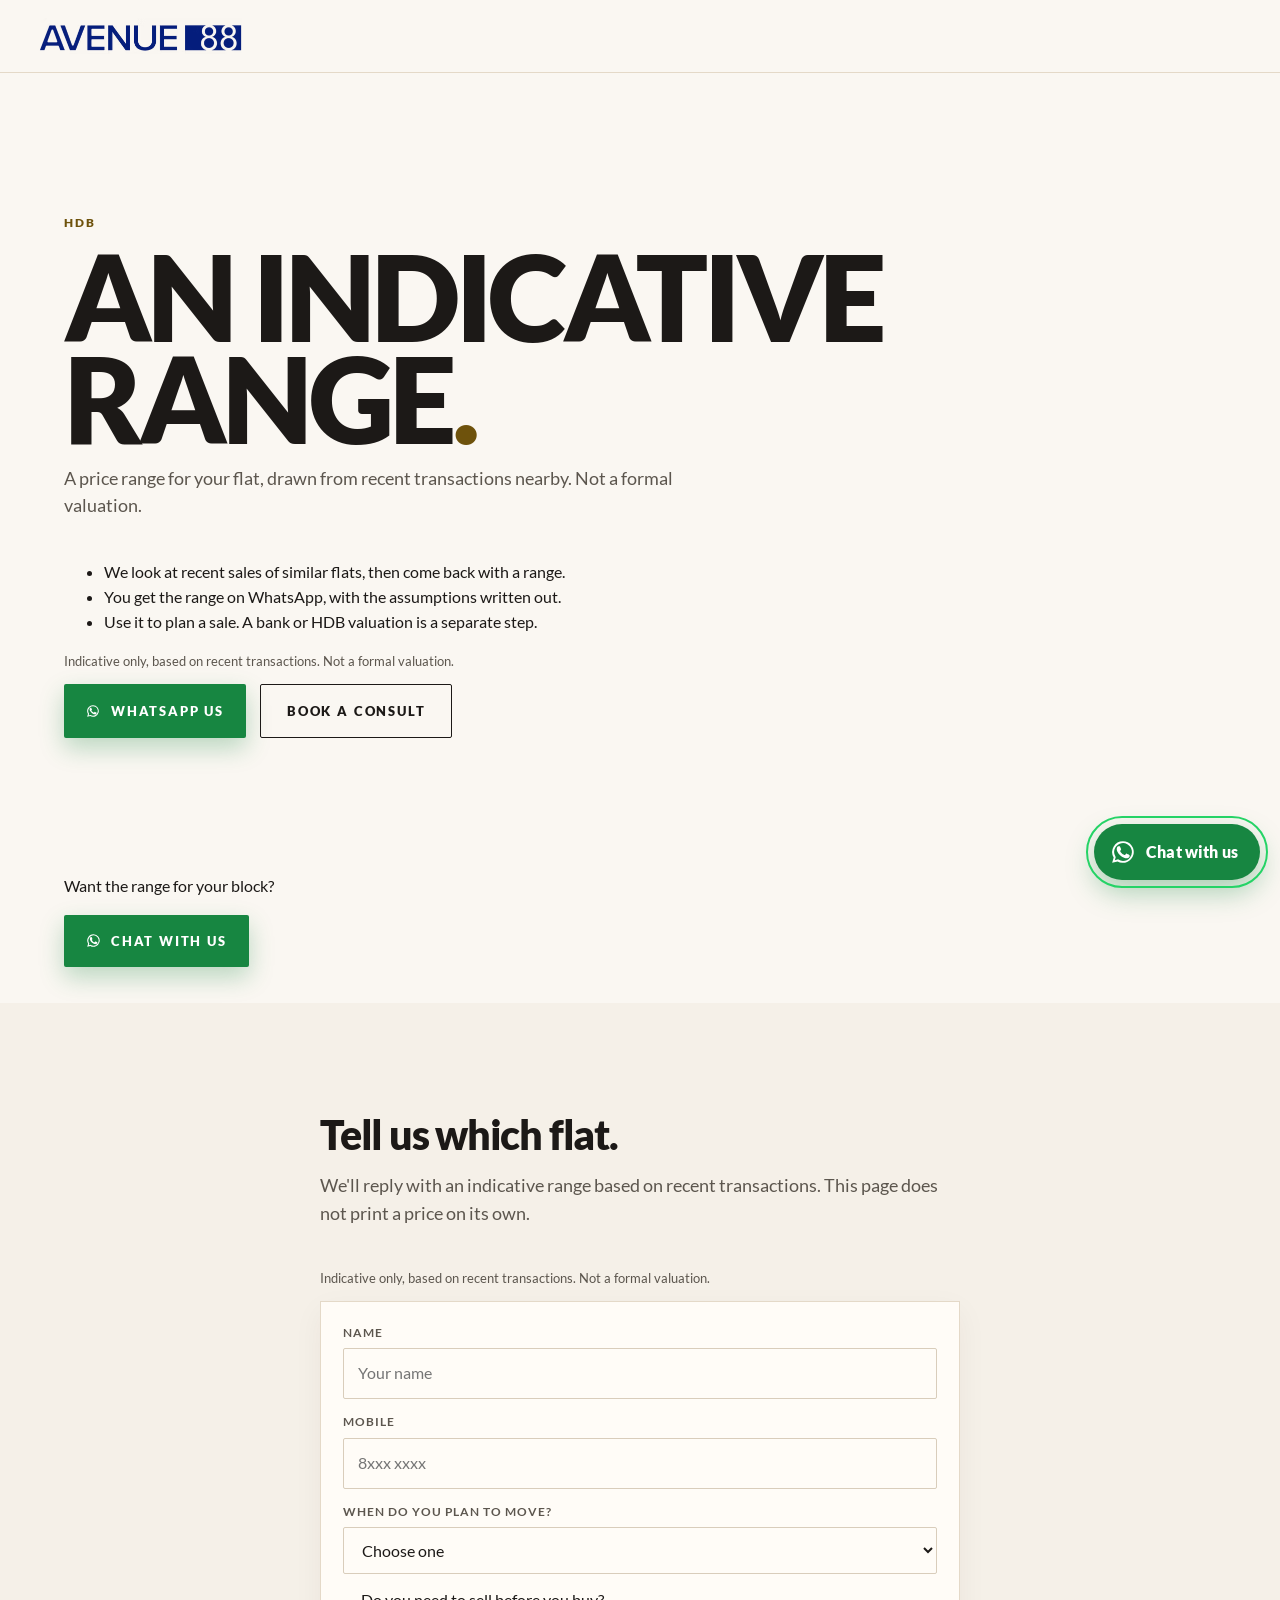
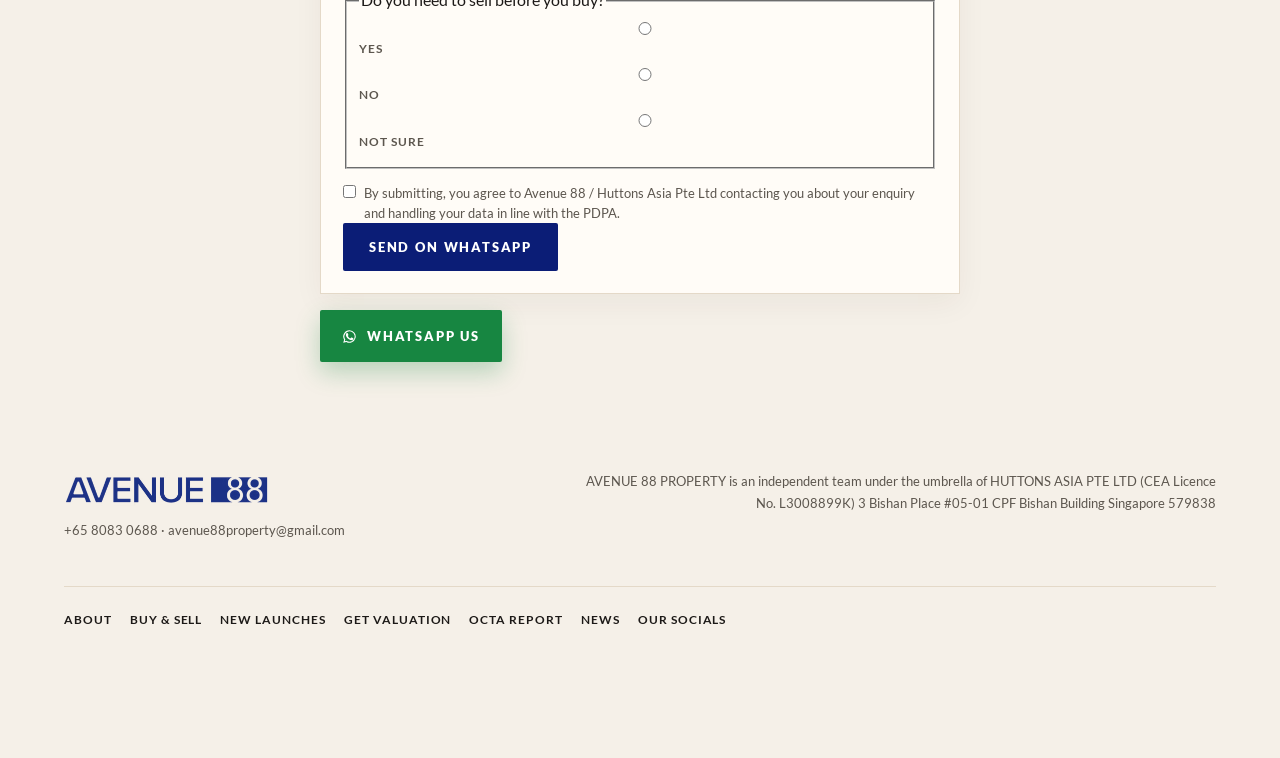
<file: hdb-valuation.html>
<!doctype html>
<html lang="en-SG">
<head>
<meta charset="utf-8">
<meta name="viewport" content="width=device-width,initial-scale=1">
<meta name="robots" content="noindex, nofollow">
<title>HDB valuation | Avenue 88</title>
<meta name="description" content="Ask Avenue 88 for an indicative HDB price range based on recent transactions.">
<meta name="theme-color" content="#FAF7F2">
<link rel="icon" href="img/favicon.png">
<link rel="preload" href="fonts/lato-latin-900-normal.woff2" as="font" type="font/woff2" crossorigin>
<link rel="stylesheet" href="css/style.css?v=20261121c">
</head>
<body class="offer" data-ref="hdb-valuation" data-segment="hdb-valuation">
<header class="nav">
<a class="brand" href="index.html"><img src="img/logo-avenue88.png" alt="Avenue 88" width="180" height="40"></a>
</header>
<main>
<section class="page-hero offer-hero">
<div class="wrap">
<p class="eyebrow">HDB</p>
<h1>AN INDICATIVE RANGE<span>.</h1>
<p class="lead">A price range for your flat, drawn from recent transactions nearby. Not a formal valuation.</p>
<ul class="offer-points">
<li>We look at recent sales of similar flats, then come back with a range.</li>
<li>You get the range on WhatsApp, with the assumptions written out.</li>
<li>Use it to plan a sale. A bank or HDB valuation is a separate step.</li>
</ul>
<p class="fine">Indicative only, based on recent transactions. Not a formal valuation.</p>
<div class="cta">
<a class="btn btn-wa" data-wa-slot="top" data-wa="Hi Avenue 88, I'd like an indicative valuation of my HDB" href="https://wa.me/6580830688" target="_blank" rel="noopener">WhatsApp us</a>
<a class="btn ghost js-book" hidden>Book a consult</a>
</div>
</div>
</section>
<section class="section">
<div class="wrap wa-band">
<p>Want the range for your block?</p>
<a class="btn btn-wa" data-wa-slot="mid" data-wa="Hi Avenue 88, I'd like an indicative valuation of my HDB" href="https://wa.me/6580830688" target="_blank" rel="noopener">Chat with us</a>
</div>
</section>
<section class="section soft" id="contact">
<div class="wrap vform">
<h2>Tell us which flat.</h2>
<p class="lead">We'll reply with an indicative range based on recent transactions. This page does not print a price on its own.</p>
<p class="fine">Indicative only, based on recent transactions. Not a formal valuation.</p>
<form class="enquiry a88-lead" data-form="HDB valuation" data-subject="HDB valuation" data-ref="hdb-valuation" data-wa="Hi Avenue 88, I'd like an indicative valuation of my HDB" novalidate>
<input type="text" name="_honey" style="display:none" tabindex="-1" autocomplete="off">
<div class="field"><label for="hv-name">Name</label><input id="hv-name" name="name" required autocomplete="name" placeholder="Your name"></div>
<div class="field"><label for="hv-phone">Mobile</label><input id="hv-phone" name="phone" type="tel" required inputmode="tel" autocomplete="tel" placeholder="8xxx xxxx"></div>
<div class="field"><label for="hv-when">When do you plan to move?</label><select id="hv-when" name="timeline" required><option value="">Choose one</option><option>Within 3 months</option><option>3-6 months</option><option>6-12 months</option><option>Just exploring</option></select></div>
<fieldset class="field"><legend>Do you need to sell before you buy?</legend><div class="radios"><label><input type="radio" name="sellFirst" value="Yes" required> Yes</label><label><input type="radio" name="sellFirst" value="No"> No</label><label><input type="radio" name="sellFirst" value="Not sure"> Not sure</label></div></fieldset>
<label class="consent"><input type="checkbox" name="consent" required> <span>By submitting, you agree to Avenue 88 / Huttons Asia Pte Ltd contacting you about your enquiry and handling your data in line with the PDPA.</span></label>
<button class="btn btn-navy" type="submit">Send on WhatsApp</button>
<p class="form-note" hidden aria-live="polite"></p>
</form>
<p><a class="btn btn-wa" data-wa-slot="bottom" data-wa="Hi Avenue 88, I'd like an indicative valuation of my HDB" href="https://wa.me/6580830688" target="_blank" rel="noopener">WhatsApp us</a></p>
</div>
</section>
</main>
<footer>
<div class="fl"><img src="img/logo-avenue88.png" alt=""><p><a href="tel:+6580830688">+65 8083 0688</a> · <a href="mailto:avenue88property@gmail.com">avenue88property@gmail.com</a></p></div>
<p class="legal">AVENUE 88 PROPERTY is an independent team under the umbrella of HUTTONS ASIA PTE LTD (CEA Licence No. L3008899K) 3 Bishan Place #05-01 CPF Bishan Building Singapore 579838</p>
</footer>
<script src="js/site-config.js?v=20261121c"></script>
<script src="js/analytics.js?v=20261121e"></script>
<script src="js/main.js?v=20261121e"></script>
<script src="js/leads.js?v=20261121e"></script>
</body>
</html>
</file>
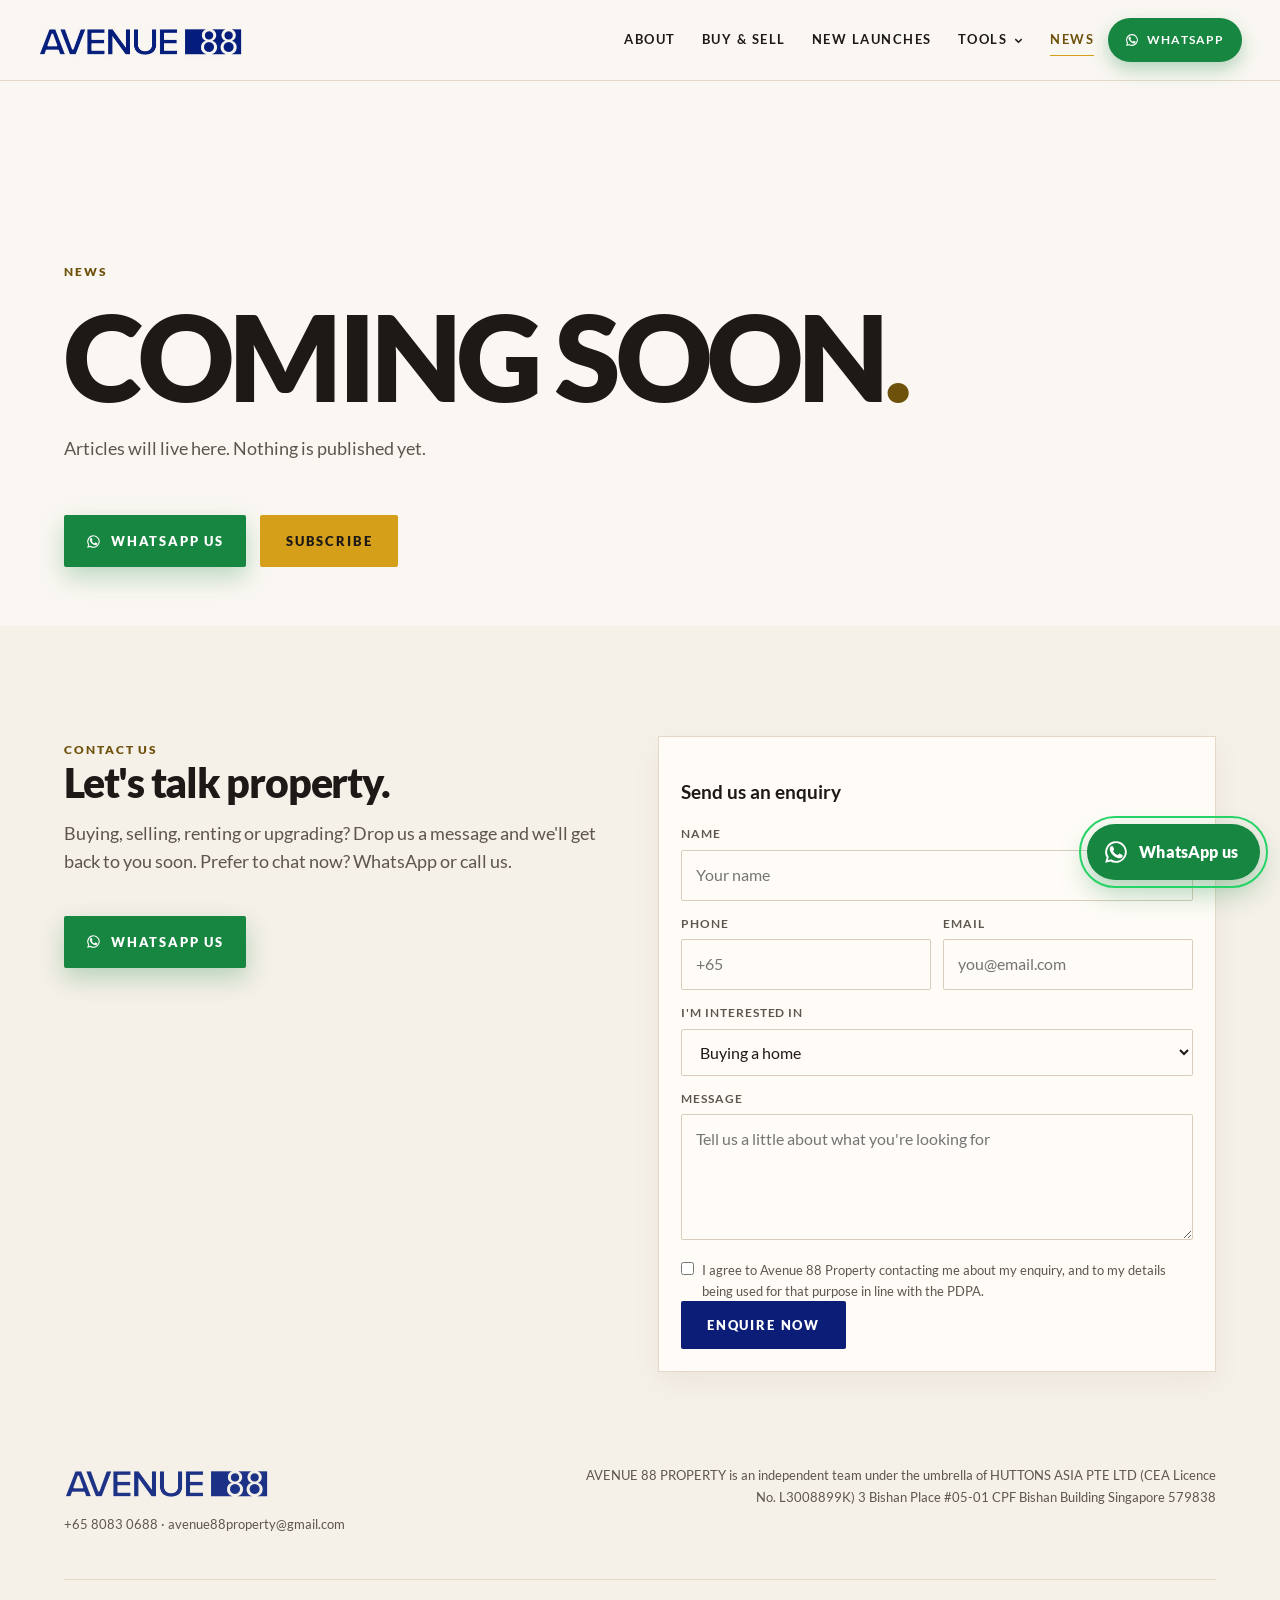
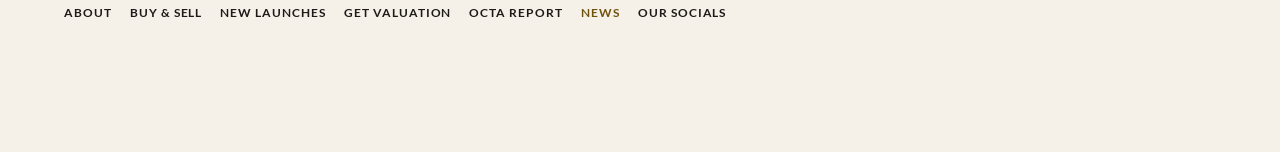
<file: news.html>
<!doctype html>
<html lang="en-SG">
<head>
<meta charset="utf-8">
<meta name="viewport" content="width=device-width,initial-scale=1">
<meta name="robots" content="noindex, nofollow">
<title>News | Avenue 88</title>
<meta name="description" content="Notes from Avenue 88. Articles will be added here.">
<meta name="theme-color" content="#FAF7F2">
<link rel="icon" href="img/favicon.png">
<link rel="stylesheet" href="css/style.css?v=20261121i">
</head>
<body>
<header class="nav">
<a class="brand" href="index.html"><img src="img/logo-avenue88.png" alt="Avenue 88" width="180" height="40"></a>
<div class="nav-right">
<button class="menu-btn" aria-label="Open menu" aria-expanded="false" aria-controls="nav"><span></span><span></span><span></span></button>
<nav id="nav"></nav>
<a class="pill" href="https://wa.me/6580830688" target="_blank" rel="noopener">WhatsApp</a>
</div>
</header>
<main>
<section class="page-hero"><div class="wrap news-soon">
<p class="eyebrow">News</p>
<h1>COMING SOON<span>.</span></h1>
<p class="lead">Articles will live here. Nothing is published yet.</p>
<div class="cta">
<a class="btn btn-wa" href="https://wa.me/6580830688?text=Hi%20Avenue%2088%2C%20please%20let%20me%20know%20when%20you%20publish%20something." target="_blank" rel="noopener">WhatsApp us</a>
<a class="btn gold" href="#contact">Subscribe</a>
</div>
</div></section>
<!-- Future articles: add <article class="news-item"> blocks inside #news-list. -->
<section class="section" id="news-list" hidden></section>
</main>
<footer>
<div class="fl"><img src="img/logo-avenue88.png" alt=""><p><a href="https://wa.me/6580830688">+65 8083 0688</a> · <a href="mailto:avenue88property@gmail.com">avenue88property@gmail.com</a></p></div>
<p class="legal">AVENUE 88 PROPERTY is an independent team under the umbrella of HUTTONS ASIA PTE LTD (CEA Licence No. L3008899K) 3 Bishan Place #05-01 CPF Bishan Building Singapore 579838</p>
</footer>
<script src="js/main.js?v=20261121c"></script>
</body>
</html>
</file>
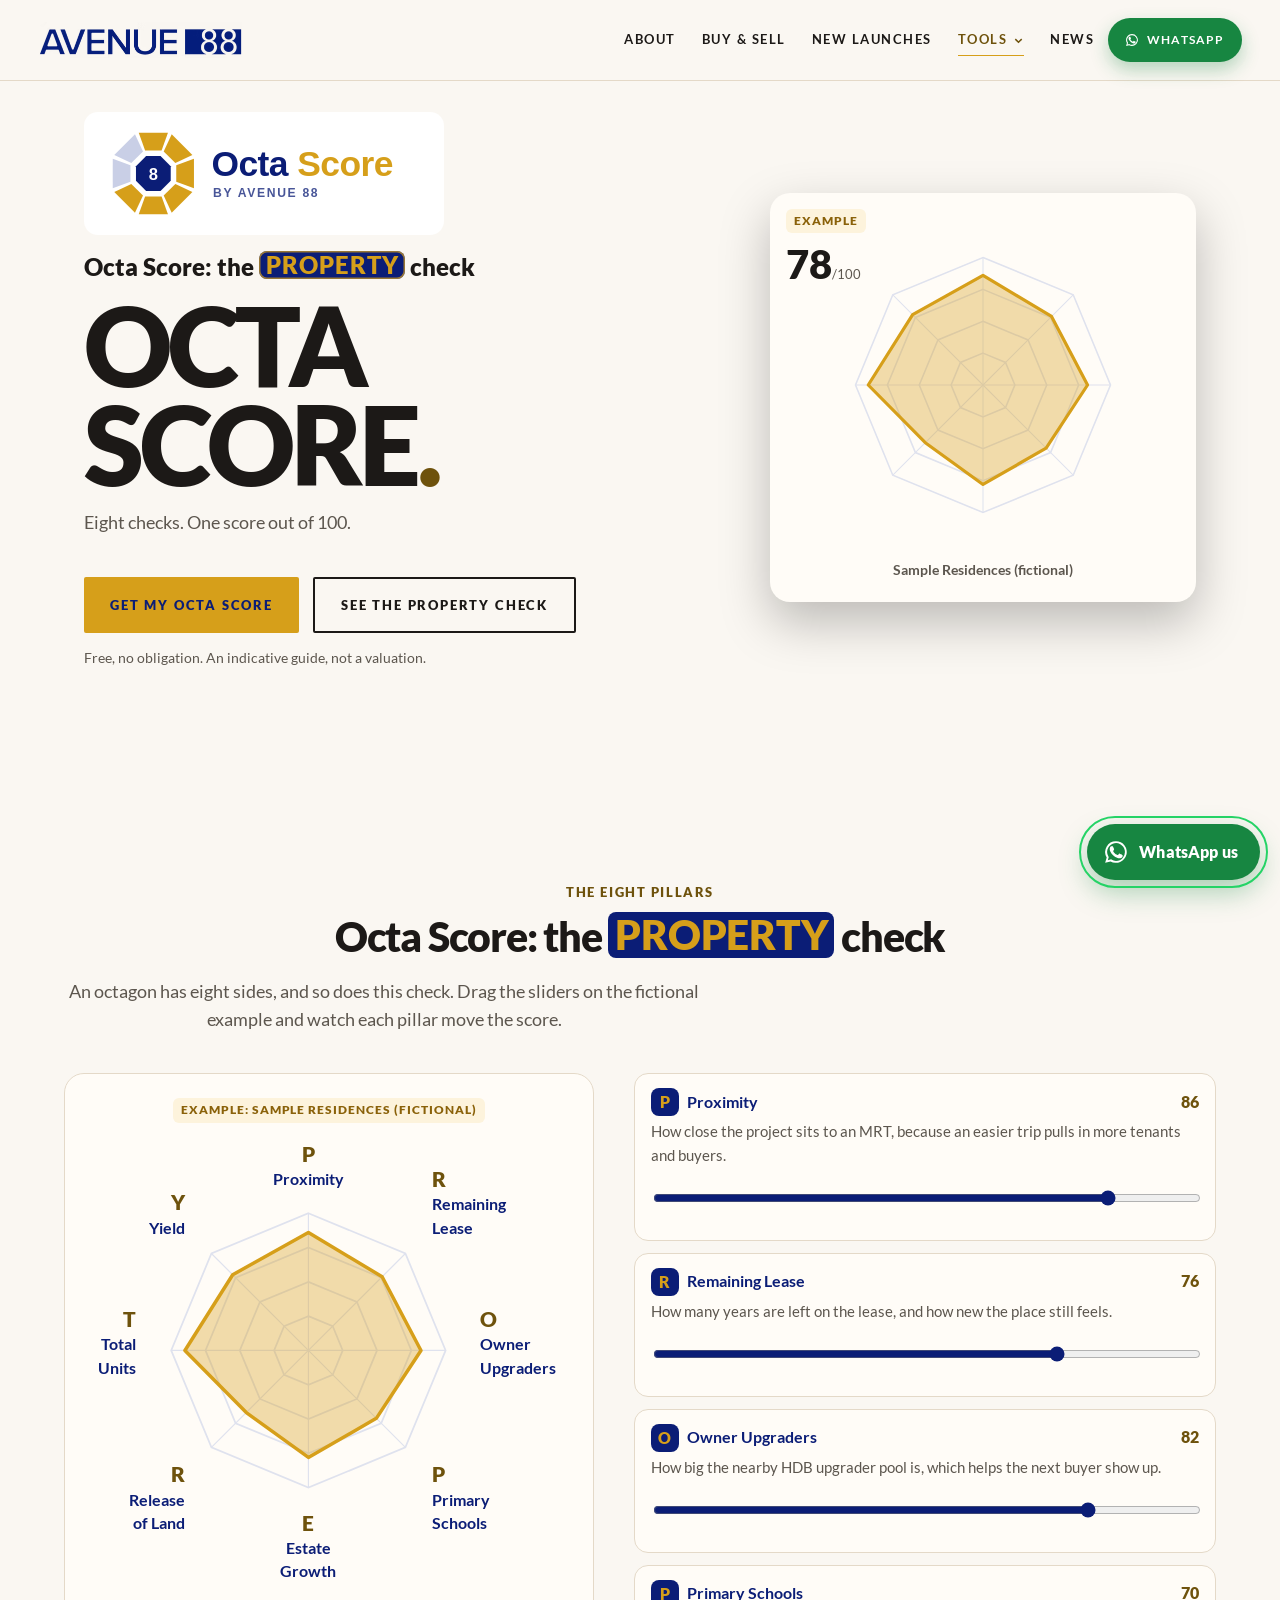
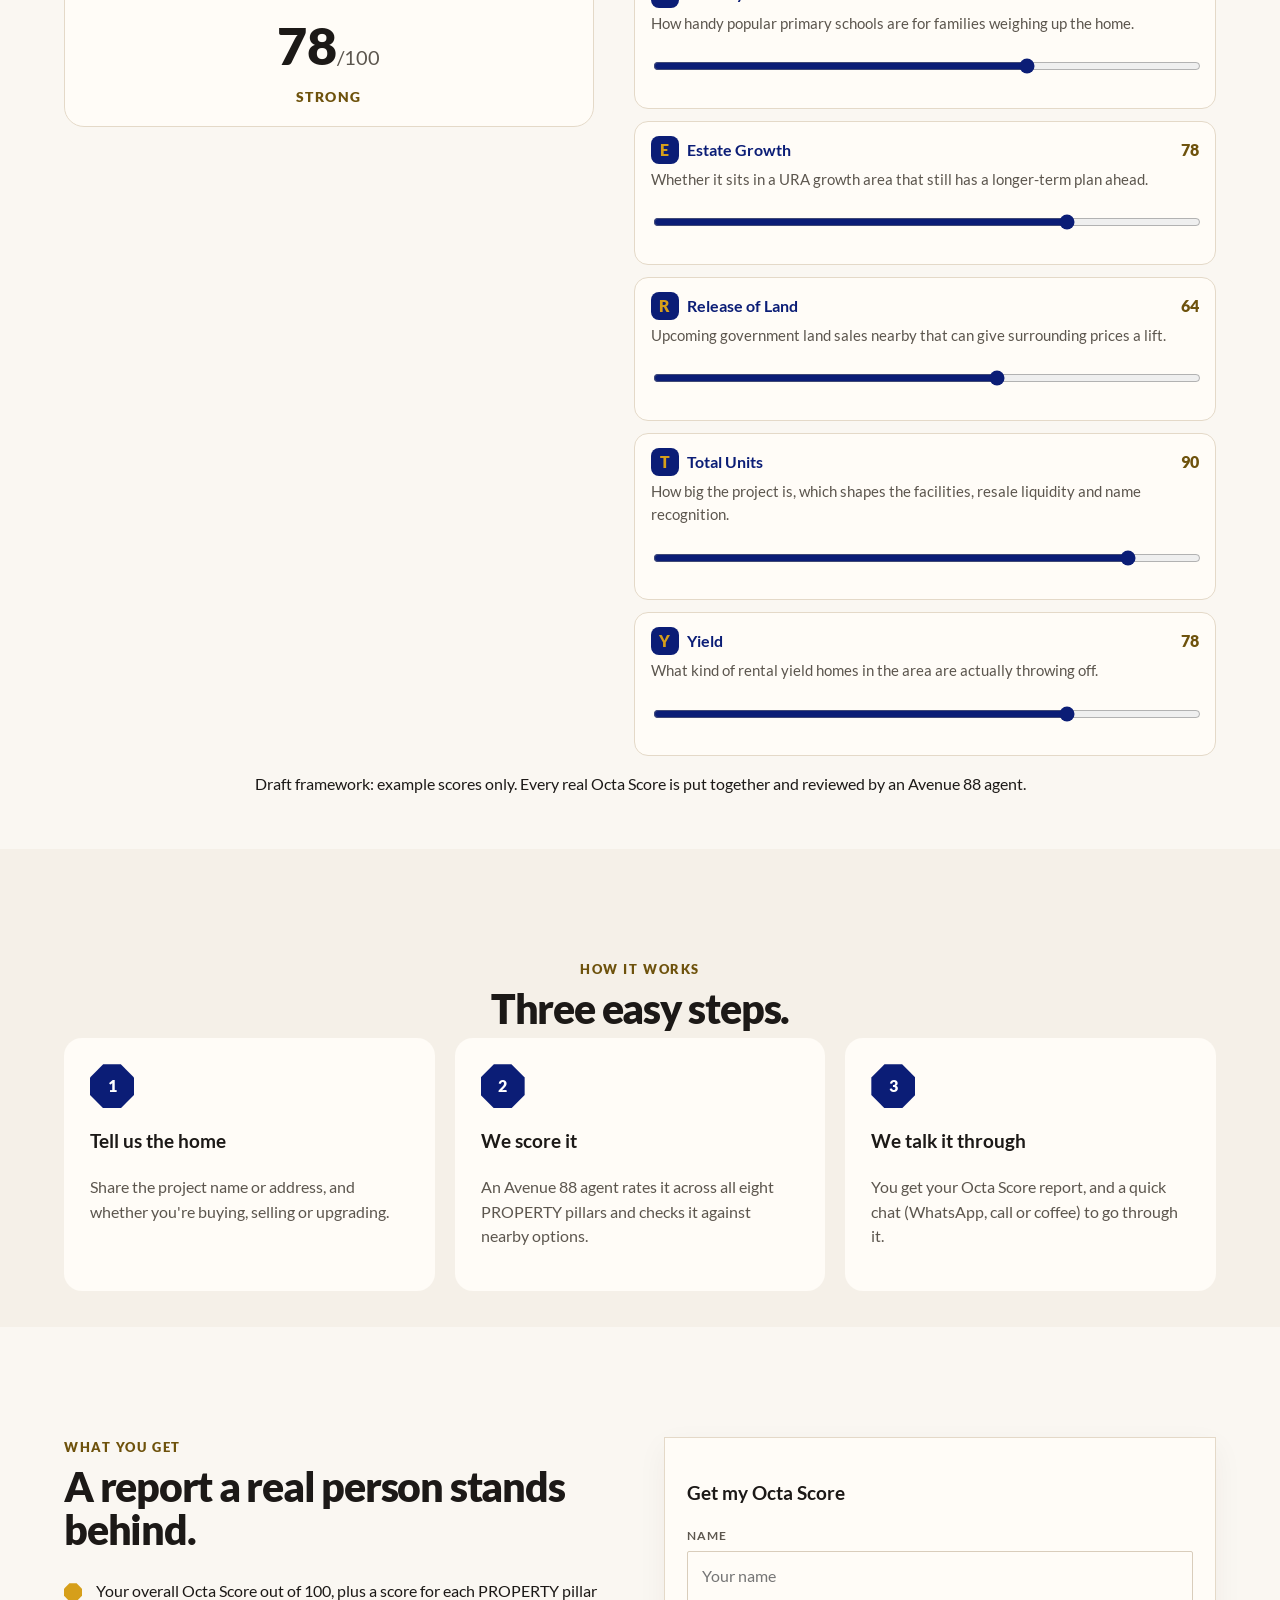
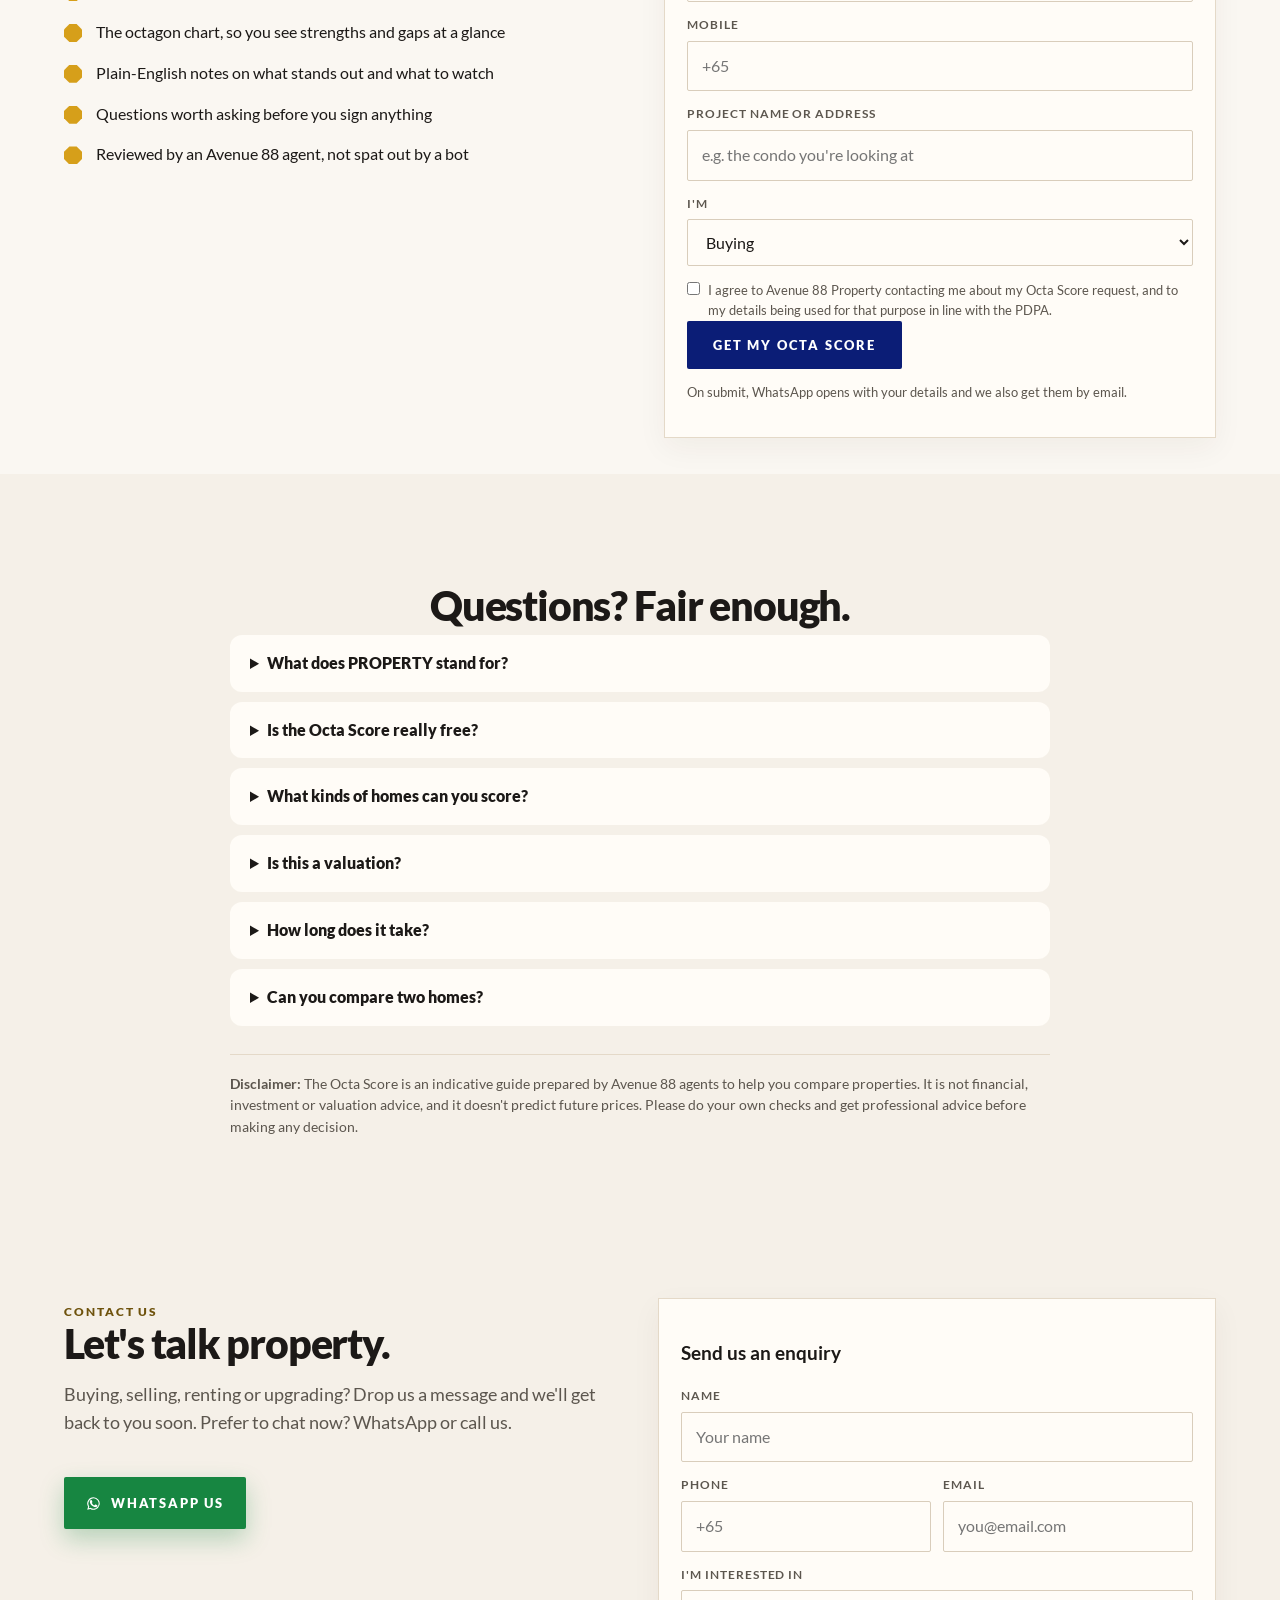
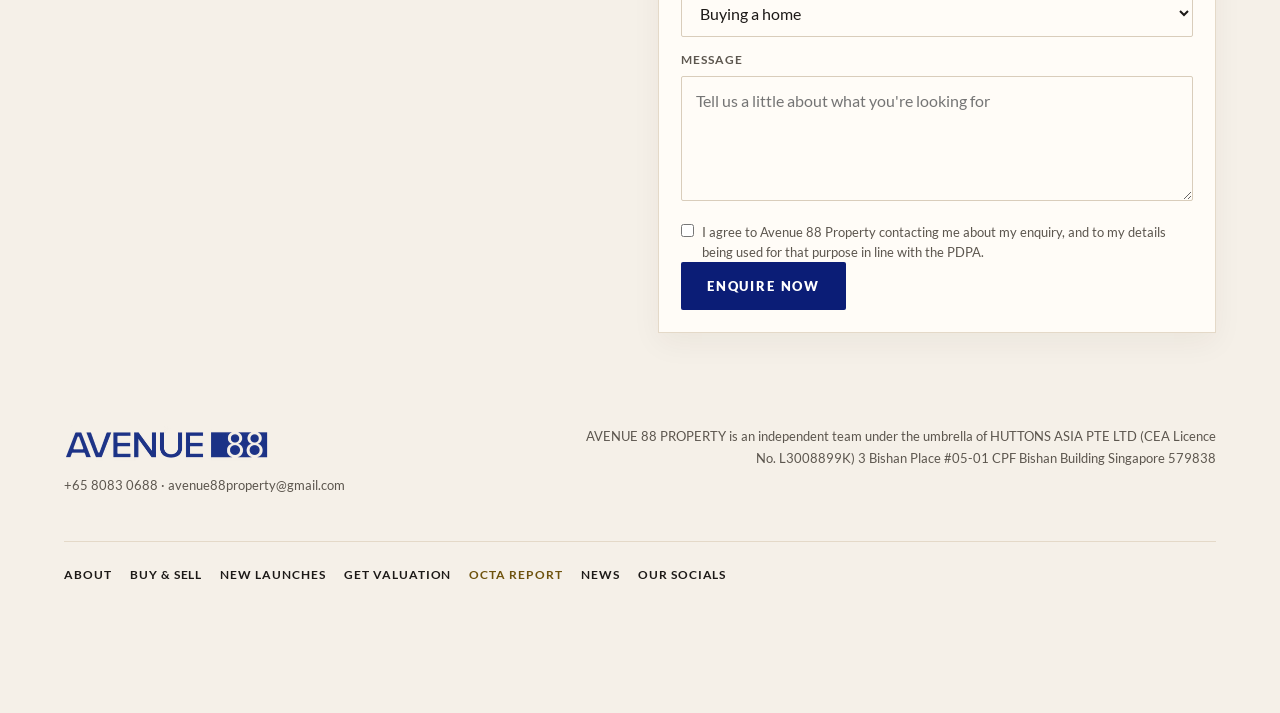
<file: octa-score.html>
<!doctype html>
<html lang="en-SG">
<head>
<meta charset="utf-8">
<meta name="viewport" content="width=device-width,initial-scale=1">
<title>Octa Score | The PROPERTY Check by Avenue 88</title>
<meta name="description" content="Get your free Octa Score, the PROPERTY check, on any Singapore home before you commit. Eight pillars, one score out of 100, reviewed by an Avenue 88 agent.">
<meta property="og:title" content="Octa Score: the PROPERTY check by Avenue 88">
<meta property="og:description" content="Get your free Octa Score, the PROPERTY check, on any Singapore home before you commit. Eight pillars, one score out of 100, reviewed by an Avenue 88 agent.">
<meta name="theme-color" content="#FAF7F2">
<meta name="robots" content="noindex, nofollow">
<link rel="icon" href="img/favicon.png">
<link rel="preload" href="fonts/lato-latin-900-normal.woff2" as="font" type="font/woff2" crossorigin>
<link rel="stylesheet" href="css/style.css?v=20261121i">
<link rel="stylesheet" href="css/octa.css?v=20261105b">
<script type="application/ld+json">{"@context":"https://schema.org","@type":"RealEstateAgent","name":"Avenue 88 Property","url":"https://www.avenue88property.com/","telephone":"+6580830688","email":"avenue88property@gmail.com","image":"https://www.avenue88property.com/","address":{"@type":"PostalAddress","streetAddress":"3 Bishan Place, #05-01, CPF Bishan Building","postalCode":"579838","addressCountry":"SG"},"parentOrganization":{"@type":"RealEstateAgent","name":"Huttons Asia Pte Ltd"},"sameAs":["https://www.facebook.com/Avenue88Property","https://www.instagram.com/avenue88property","https://www.youtube.com/c/Avenue88Property"]}</script>
</head>
<body>
<header class="nav">
<a class="brand" href="index.html"><img src="img/logo-avenue88.png" alt="Avenue 88" width="180" height="40"></a>
<div class="nav-right">
<button class="menu-btn" aria-label="Open menu" aria-expanded="false" aria-controls="nav"><span></span><span></span><span></span></button>
<nav id="nav"></nav>
<a class="pill" href="https://wa.me/6580830688" target="_blank" rel="noopener">WhatsApp</a>
</div>
</header>
<main class="octa">
<!-- OCTA SCORE FRAMEWORK: PROPERTY pillars. DRAFT for Louis to confirm (wording, bands). No data sources, accuracy rates or user counts are claimed. -->
<section class="octa-hero"><div class="wrap octa-hero-grid">
<div>
<img class="octa-logo" src="img/octa-logo-1.svg" alt="Octa Score by Avenue 88" width="420" height="140">
<p class="prop-line">Octa Score: the <span class="prop-word" aria-label="PROPERTY"><span>P</span><span>R</span><span>O</span><span>P</span><span>E</span><span>R</span><span>T</span><span>Y</span></span> check</p>
<h1>OCTA SCORE<span>.</span></h1>
<p class="lead">Eight checks. One score out of 100.</p>
<div class="btn-row"><a class="btn btn-gold" href="#get-score">Get my Octa Score</a><a class="btn btn-ghost-light" href="#pillars">See the PROPERTY check</a></div>
<p class="octa-note">Free, no obligation. An indicative guide, not a valuation.</p>
</div>
<div class="octa-hero-card" aria-hidden="true"><div class="octa-badge"><span class="ex">Example</span><b data-total>78</b><small>/100</small></div><svg class="octa-radar mini" viewBox="0 0 320 320"></svg><p>Sample Residences (fictional)</p></div>
</div></section>

<section class="section" id="pillars"><div class="wrap">
<div class="section-head center"><p class="eyebrow">The eight pillars</p><h2 class="prop-heading">Octa Score: the <span class="prop-word" aria-label="PROPERTY"><span>P</span><span>R</span><span>O</span><span>P</span><span>E</span><span>R</span><span>T</span><span>Y</span></span> check</h2><p class="lead">An octagon has eight sides, and so does this check. Drag the sliders on the fictional example and watch each pillar move the score.</p></div>
<div class="octa-play">
<div class="octa-chart"><span class="ex-tag">Example: Sample Residences (fictional)</span><svg class="octa-radar big" viewBox="0 0 520 520" role="img" aria-label="Octa Score radar chart, example"></svg><div class="octa-total"><b data-total>78</b><span>/100</span><em data-band>Strong</em></div></div>
<ol class="pillars" id="pillar-list"></ol>
</div>
<p class="small center">Draft framework: example scores only. Every real Octa Score is put together and reviewed by an Avenue 88 agent.</p>
</div></section>

<section class="section soft"><div class="wrap">
<div class="section-head center"><p class="eyebrow">How it works</p><h2>Three easy steps.</h2></div>
<div class="steps3">
<div class="step"><span>1</span><h3>Tell us the home</h3><p>Share the project name or address, and whether you're buying, selling or upgrading.</p></div>
<div class="step"><span>2</span><h3>We score it</h3><p>An Avenue 88 agent rates it across all eight PROPERTY pillars and checks it against nearby options.</p></div>
<div class="step"><span>3</span><h3>We talk it through</h3><p>You get your Octa Score report, and a quick chat (WhatsApp, call or coffee) to go through it.</p></div>
</div></div></section>

<section class="section"><div class="wrap octa-get">
<div><p class="eyebrow">What you get</p><h2>A report a real person stands behind.</h2>
<ul class="ticks">
<li>Your overall Octa Score out of 100, plus a score for each PROPERTY pillar</li>
<li>The octagon chart, so you see strengths and gaps at a glance</li>
<li>Plain-English notes on what stands out and what to watch</li>
<li>Questions worth asking before you sign anything</li>
<li>Reviewed by an Avenue 88 agent, not spat out by a bot</li>
</ul></div>
<form class="enquiry a88-lead octa-form" id="get-score" data-subject="Octa Score request" data-form="Octa Score request" novalidate>
<input type="text" name="_honey" style="display:none" tabindex="-1" autocomplete="off">
<h3>Get my Octa Score</h3>
<div class="field"><label for="o-name">Name</label><input id="o-name" name="name" autocomplete="name" required placeholder="Your name"></div>
<div class="field"><label for="o-phone">Mobile</label><input id="o-phone" name="phone" type="tel" autocomplete="tel" required placeholder="+65"></div>
<div class="field"><label for="o-project">Project name or address</label><input id="o-project" name="project" placeholder="e.g. the condo you're looking at"></div>
<div class="field"><label for="o-intent">I'm</label><select id="o-intent" name="intent"><option>Buying</option><option>Selling</option><option>Upgrading to a private home</option><option>Just curious about my home</option></select></div>
<label class="consent"><input type="checkbox" name="consent" required> <span>I agree to Avenue 88 Property contacting me about my Octa Score request, and to my details being used for that purpose in line with the PDPA.</span></label>
<button class="btn btn-navy" type="submit">Get my Octa Score</button>
<p class="form-note" aria-live="polite">On submit, WhatsApp opens with your details and we also get them by email.</p>
</form>
</div></section>

<section class="section soft"><div class="wrap narrow">
<div class="section-head center"><h2>Questions? Fair enough.</h2></div>
<div class="faq">
<details><summary>What does PROPERTY stand for?</summary>
<ul class="prop-key">
<li><span class="pletter" aria-hidden="true">P</span><span><b>Proximity:</b> how close it is to the MRT</span></li>
<li><span class="pletter" aria-hidden="true">R</span><span><b>Remaining Lease:</b> years left on the lease</span></li>
<li><span class="pletter" aria-hidden="true">O</span><span><b>Owner Upgraders:</b> the nearby HDB upgrader pool</span></li>
<li><span class="pletter" aria-hidden="true">P</span><span><b>Primary Schools:</b> access to popular schools</span></li>
<li><span class="pletter" aria-hidden="true">E</span><span><b>Estate Growth:</b> URA growth areas</span></li>
<li><span class="pletter" aria-hidden="true">R</span><span><b>Release of Land:</b> upcoming land sales nearby</span></li>
<li><span class="pletter" aria-hidden="true">T</span><span><b>Total Units:</b> project size</span></li>
<li><span class="pletter" aria-hidden="true">Y</span><span><b>Yield:</b> area rental yield</span></li>
</ul>
<p class="prop-key-note">Together, these eight make up the sides of your Octa Score.</p>
</details>
<details><summary>Is the Octa Score really free?</summary><p>Yes. There's no charge and no obligation to buy or sell through us.</p></details>
<details><summary>What kinds of homes can you score?</summary><p>Private homes in Singapore: condos, new launches, ECs and landed homes. The Octa Score isn't designed for HDB flats.</p></details>
<details><summary>Is this a valuation?</summary><p>No. It's an indicative guide to help you compare homes. For a formal valuation, you'd need a licensed valuer.</p></details>
<details><summary>How long does it take?</summary><p>We'll get back to you to confirm the details, then go through your score with you.</p></details>
<details><summary>Can you compare two homes?</summary><p>Sure. Just put both in the form and we'll score them side by side.</p></details>
</div>
<p class="disclaimer"><b>Disclaimer:</b> The Octa Score is an indicative guide prepared by Avenue 88 agents to help you compare properties. It is not financial, investment or valuation advice, and it doesn't predict future prices. Please do your own checks and get professional advice before making any decision.</p>
</div></section>
</main>
<footer>
<div class="fl"><img src="img/logo-avenue88.png" alt=""><p><a href="https://wa.me/6580830688">+65 8083 0688</a> · <a href="mailto:avenue88property@gmail.com">avenue88property@gmail.com</a></p></div>
<p class="legal">AVENUE 88 PROPERTY is an independent team under the umbrella of HUTTONS ASIA PTE LTD (CEA Licence No. L3008899K) 3 Bishan Place #05-01 CPF Bishan Building Singapore 579838</p>
</footer>
<script src="js/main.js?v=20261121c"></script><script src="js/octa.js?v=20261103c"></script>
</body></html>
</file>
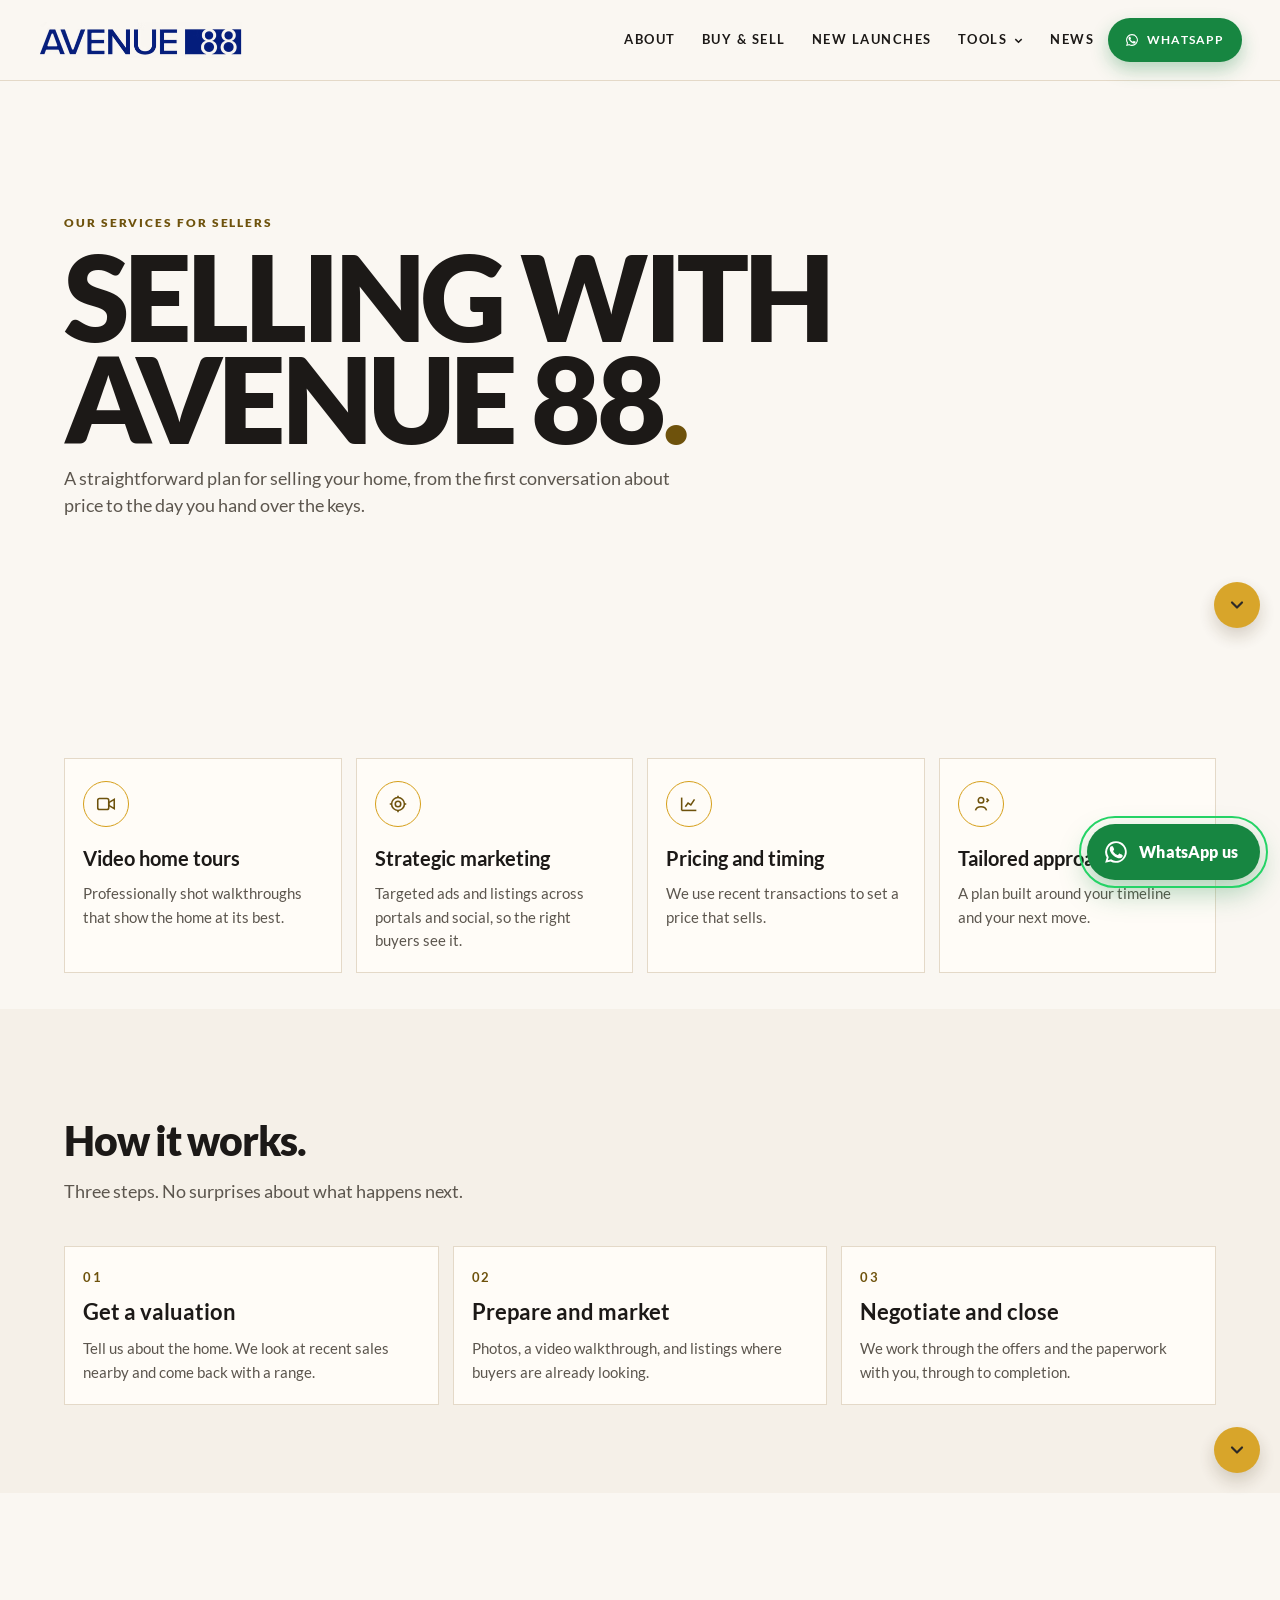
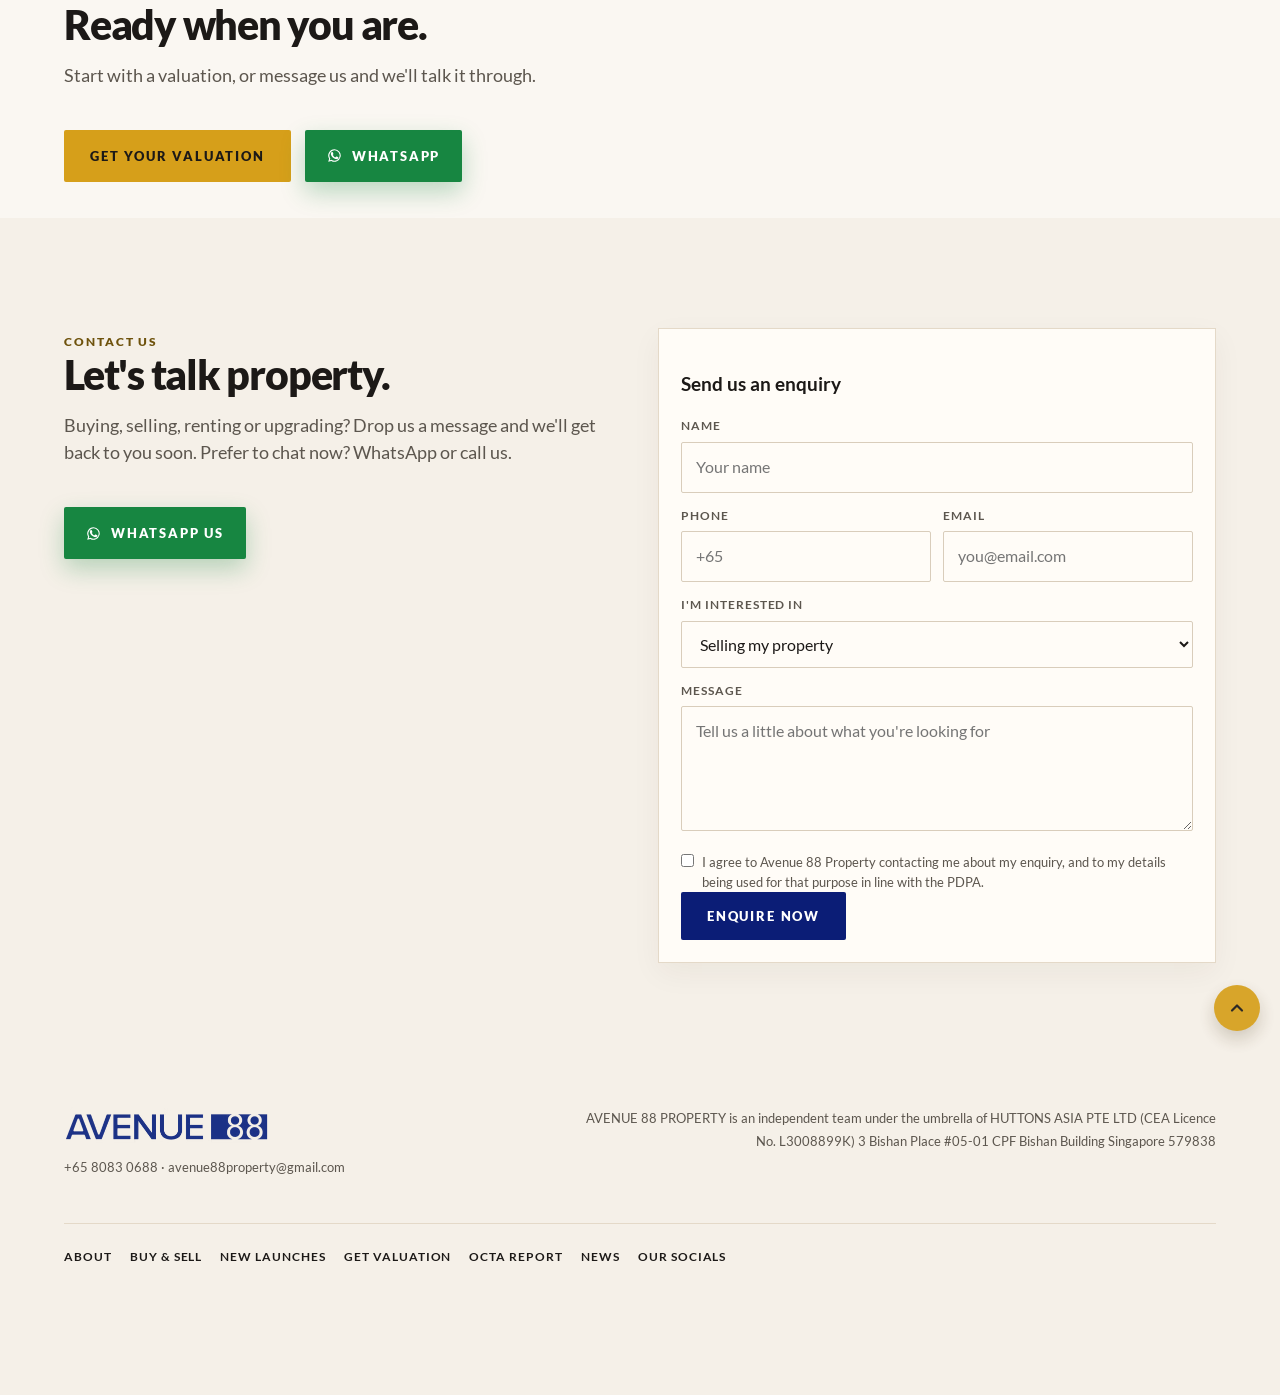
<file: sell.html>
<!doctype html>
<html lang="en-SG">
<head>
<meta charset="utf-8">
<meta name="viewport" content="width=device-width,initial-scale=1">
<meta name="robots" content="noindex, nofollow">
<title>Selling with Avenue 88</title>
<meta name="description" content="Selling with Avenue 88. Video tours, marketing, pricing and a plan built around your timeline.">
<meta name="theme-color" content="#FAF7F2">
<link rel="icon" href="img/favicon.png">
<link rel="preload" href="fonts/lato-latin-900-normal.woff2" as="font" type="font/woff2" crossorigin>
<link rel="stylesheet" href="css/style.css?v=20261121i">
</head>
<body data-interest="sell">
<header class="nav">
<a class="brand" href="index.html"><img src="img/logo-avenue88.png" alt="Avenue 88" width="180" height="40"></a>
<div class="nav-right">
<button class="menu-btn" aria-label="Open menu" aria-expanded="false" aria-controls="nav"><span></span><span></span><span></span></button>
<nav id="nav"></nav>
<a class="pill" href="https://wa.me/6580830688" target="_blank" rel="noopener">WhatsApp</a>
</div>
</header>
<main>
<section class="page-hero">
<div class="wrap">
<p class="eyebrow">Our services for sellers</p>
<h1>SELLING WITH<br>AVENUE 88<span>.</span></h1>
<p class="lead">A straightforward plan for selling your home, from the first conversation about price to the day you hand over the keys.</p>
</div>
</section>
<section class="section">
<div class="wrap">
<div class="sell-grid">
<article class="sell-tile">
<span class="why-ico" aria-hidden="true"><svg viewBox="0 0 24 24" fill="none" stroke="currentColor" stroke-width="1.7"><rect x="3" y="6" width="12" height="12" rx="2"/><path d="M15 10.5 21 7v10l-6-3.5z"/></svg></span>
<h3>Video home tours</h3>
<p>Professionally shot walkthroughs that show the home at its best.</p>
</article>
<article class="sell-tile">
<span class="why-ico" aria-hidden="true"><svg viewBox="0 0 24 24" fill="none" stroke="currentColor" stroke-width="1.7"><circle cx="12" cy="12" r="7"/><circle cx="12" cy="12" r="3"/><path d="M12 3v2M12 19v2M3 12h2M19 12h2"/></svg></span>
<h3>Strategic marketing</h3>
<p>Targeted ads and listings across portals and social, so the right buyers see it.</p>
</article>
<article class="sell-tile">
<span class="why-ico" aria-hidden="true"><svg viewBox="0 0 24 24" fill="none" stroke="currentColor" stroke-width="1.7"><path d="M4 19V5"/><path d="M4 19h16"/><path d="M8 15l3-4 3 2 4-6"/></svg></span>
<h3>Pricing and timing</h3>
<p>We use recent transactions to set a price that sells.</p>
</article>
<article class="sell-tile">
<span class="why-ico" aria-hidden="true"><svg viewBox="0 0 24 24" fill="none" stroke="currentColor" stroke-width="1.7"><circle cx="12" cy="8" r="3"/><path d="M6 19c.6-2.6 2.8-4 6-4s5.4 1.4 6 4"/><path d="M18 6l2 2-2 2"/></svg></span>
<h3>Tailored approach</h3>
<p>A plan built around your timeline and your next move.</p>
</article>
</div>
</div>
</section>
<section class="section soft">
<div class="wrap">
<h2>How it works.</h2>
<p class="lead">Three steps. No surprises about what happens next.</p>
<ol class="sell-steps">
<li><b>01</b><h3>Get a valuation</h3><p>Tell us about the home. We look at recent sales nearby and come back with a range.</p></li>
<li><b>02</b><h3>Prepare and market</h3><p>Photos, a video walkthrough, and listings where buyers are already looking.</p></li>
<li><b>03</b><h3>Negotiate and close</h3><p>We work through the offers and the paperwork with you, through to completion.</p></li>
</ol>
</div>
</section>
<section class="section">
<div class="wrap">
<h2>Ready when you are.</h2>
<p class="lead">Start with a valuation, or message us and we'll talk it through.</p>
<div class="cta">
<a class="btn gold" href="valuation.html">Get your valuation</a>
<a class="btn btn-wa" href="https://wa.me/6580830688?text=Hi%20Avenue%2088%2C%20I%27d%20like%20to%20talk%20about%20selling%20my%20home." target="_blank" rel="noopener">WhatsApp</a>
</div>
</div>
</section>
</main>
<footer>
<div class="fl"><img src="img/logo-avenue88.png" alt=""><p><a href="https://wa.me/6580830688">+65 8083 0688</a> · <a href="mailto:avenue88property@gmail.com">avenue88property@gmail.com</a></p></div>
<p class="legal">AVENUE 88 PROPERTY is an independent team under the umbrella of HUTTONS ASIA PTE LTD (CEA Licence No. L3008899K) 3 Bishan Place #05-01 CPF Bishan Building Singapore 579838</p>
</footer>
<script src="js/main.js?v=20261121c"></script>
<script src="js/next-section.js?v=20261121" defer></script>
</body>
</html>
</file>
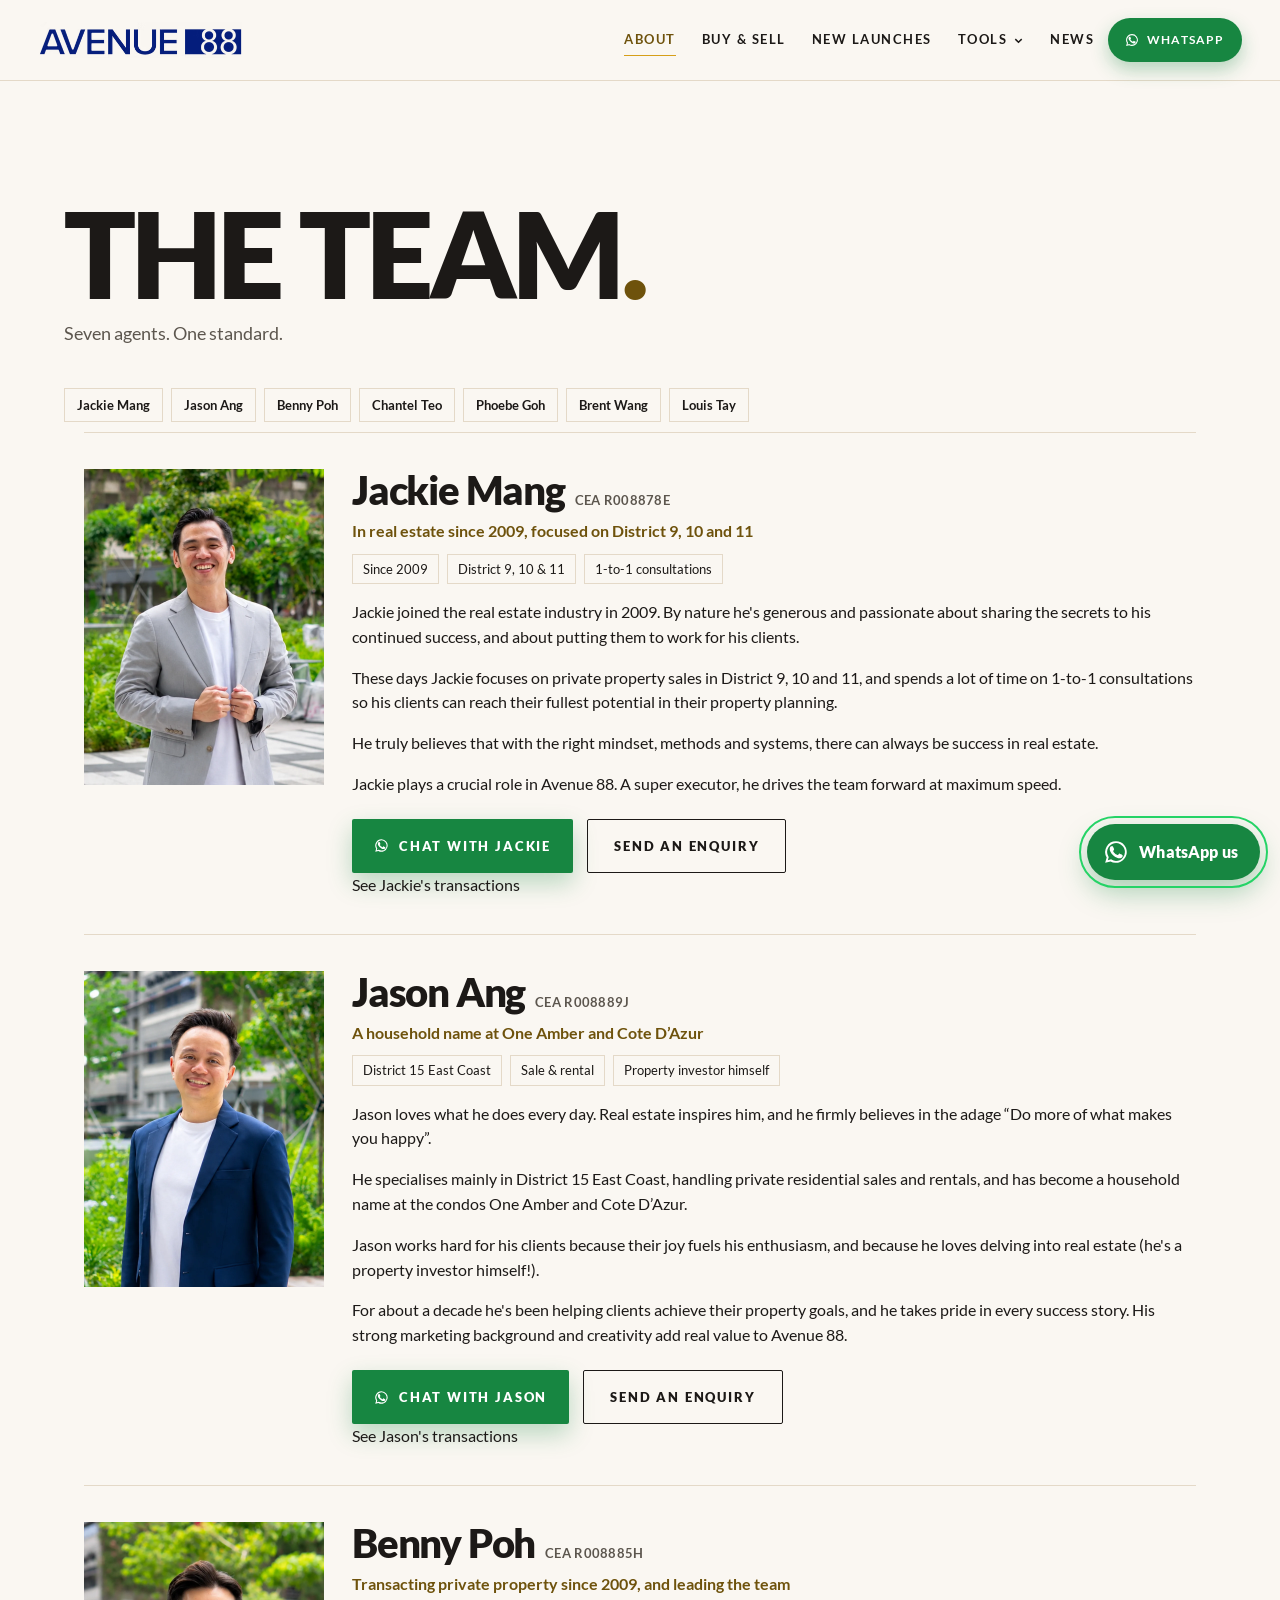
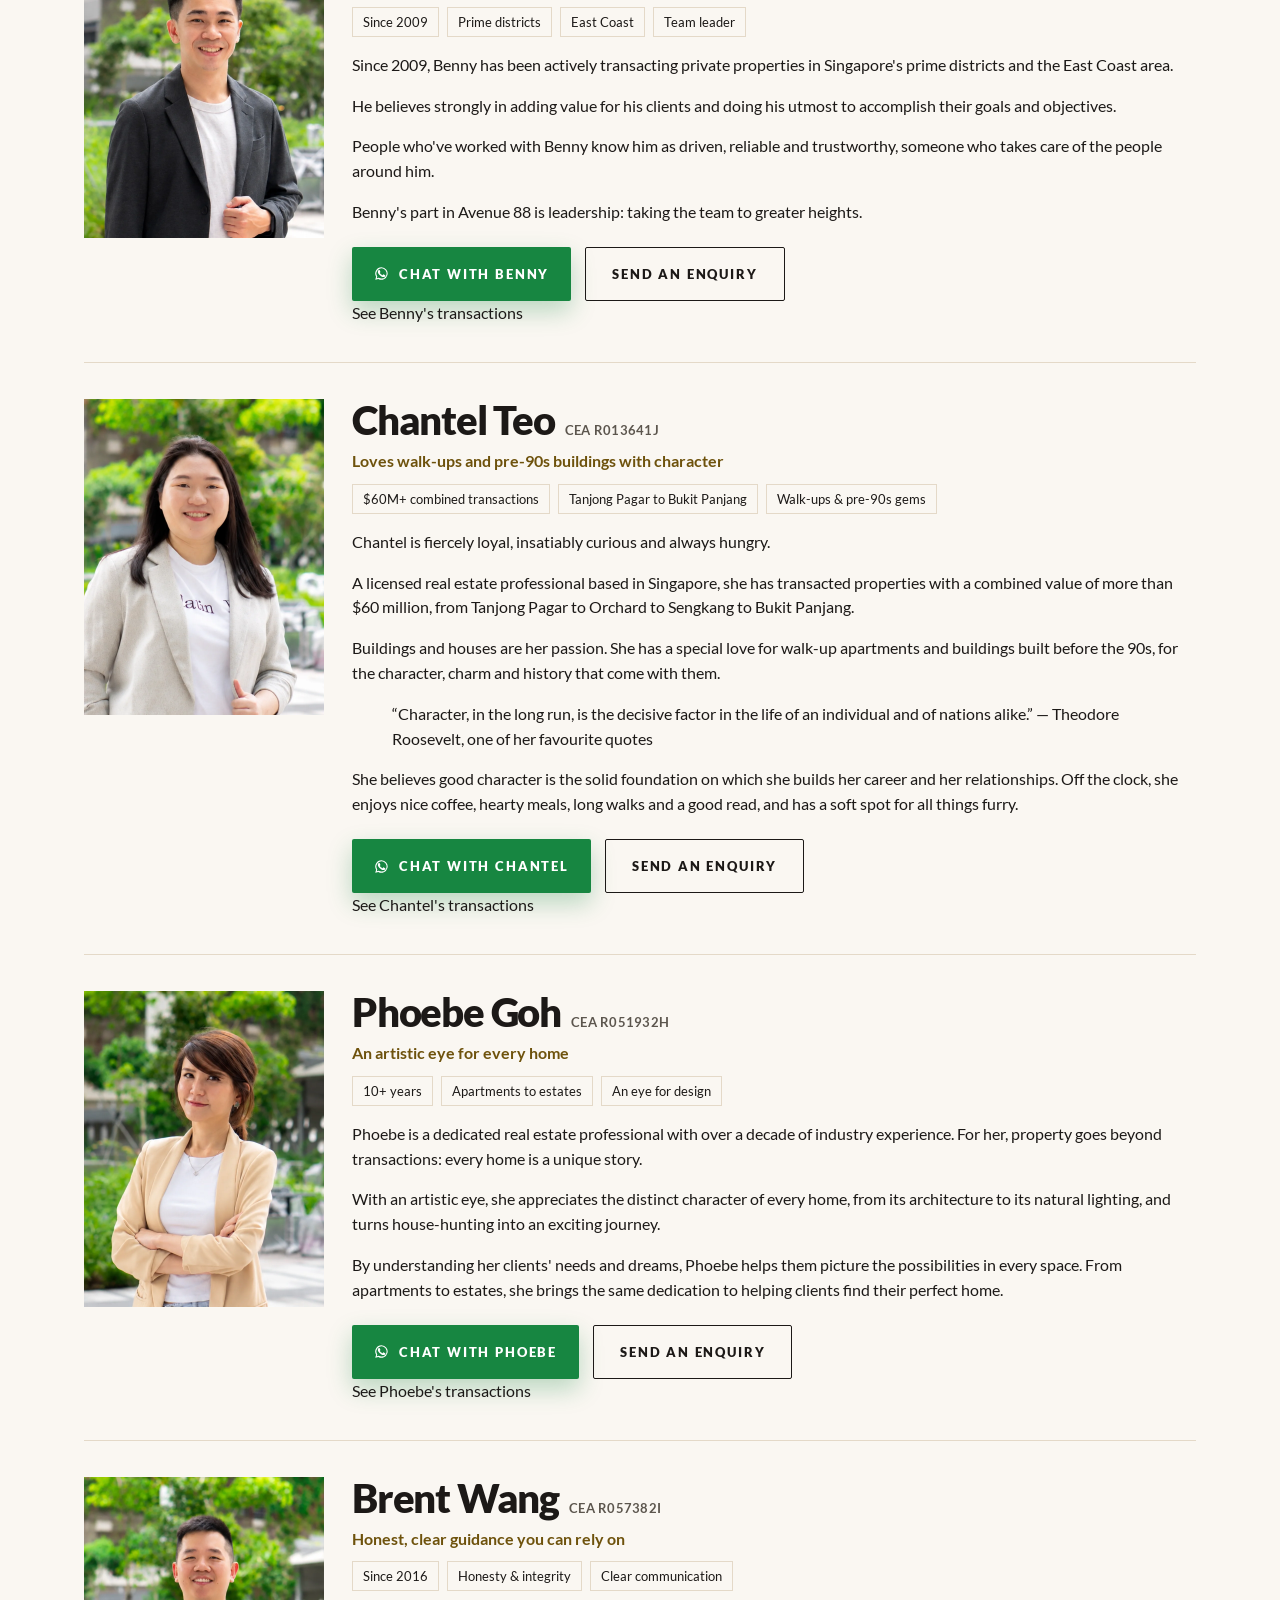
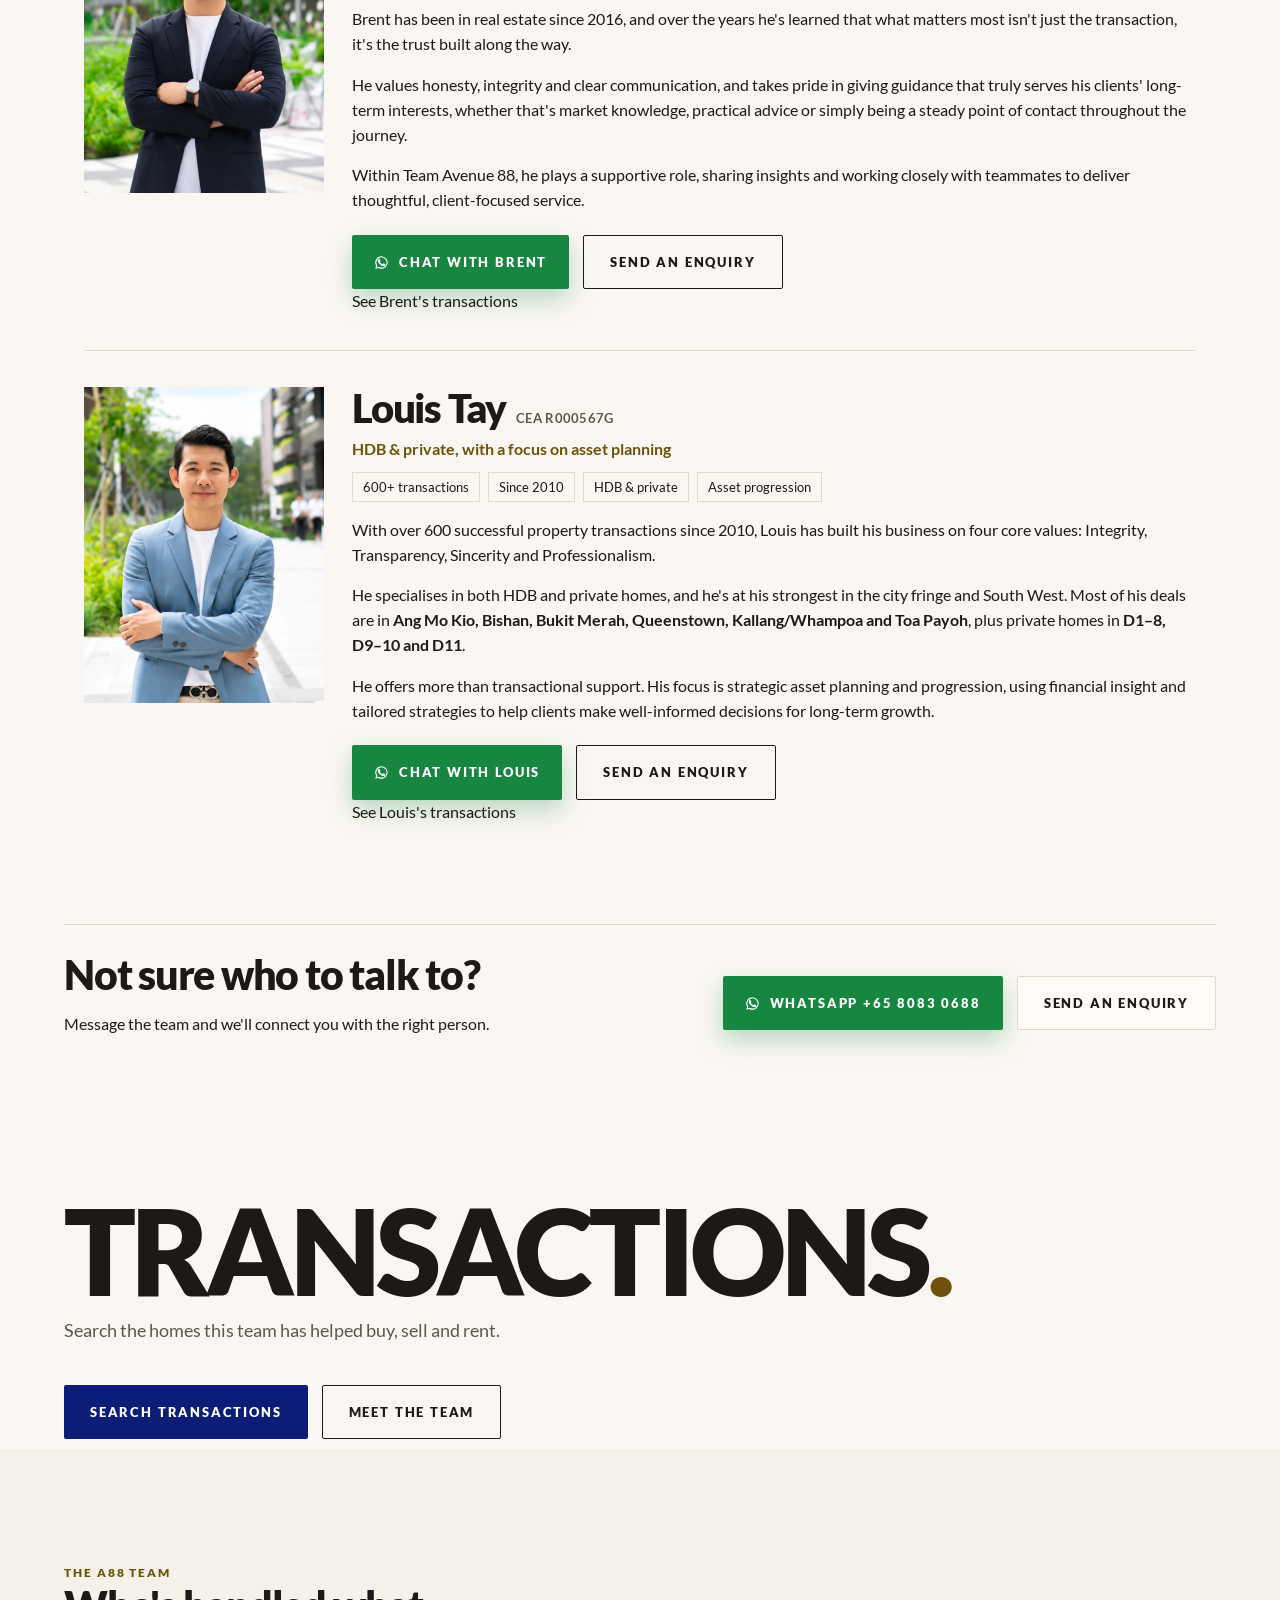
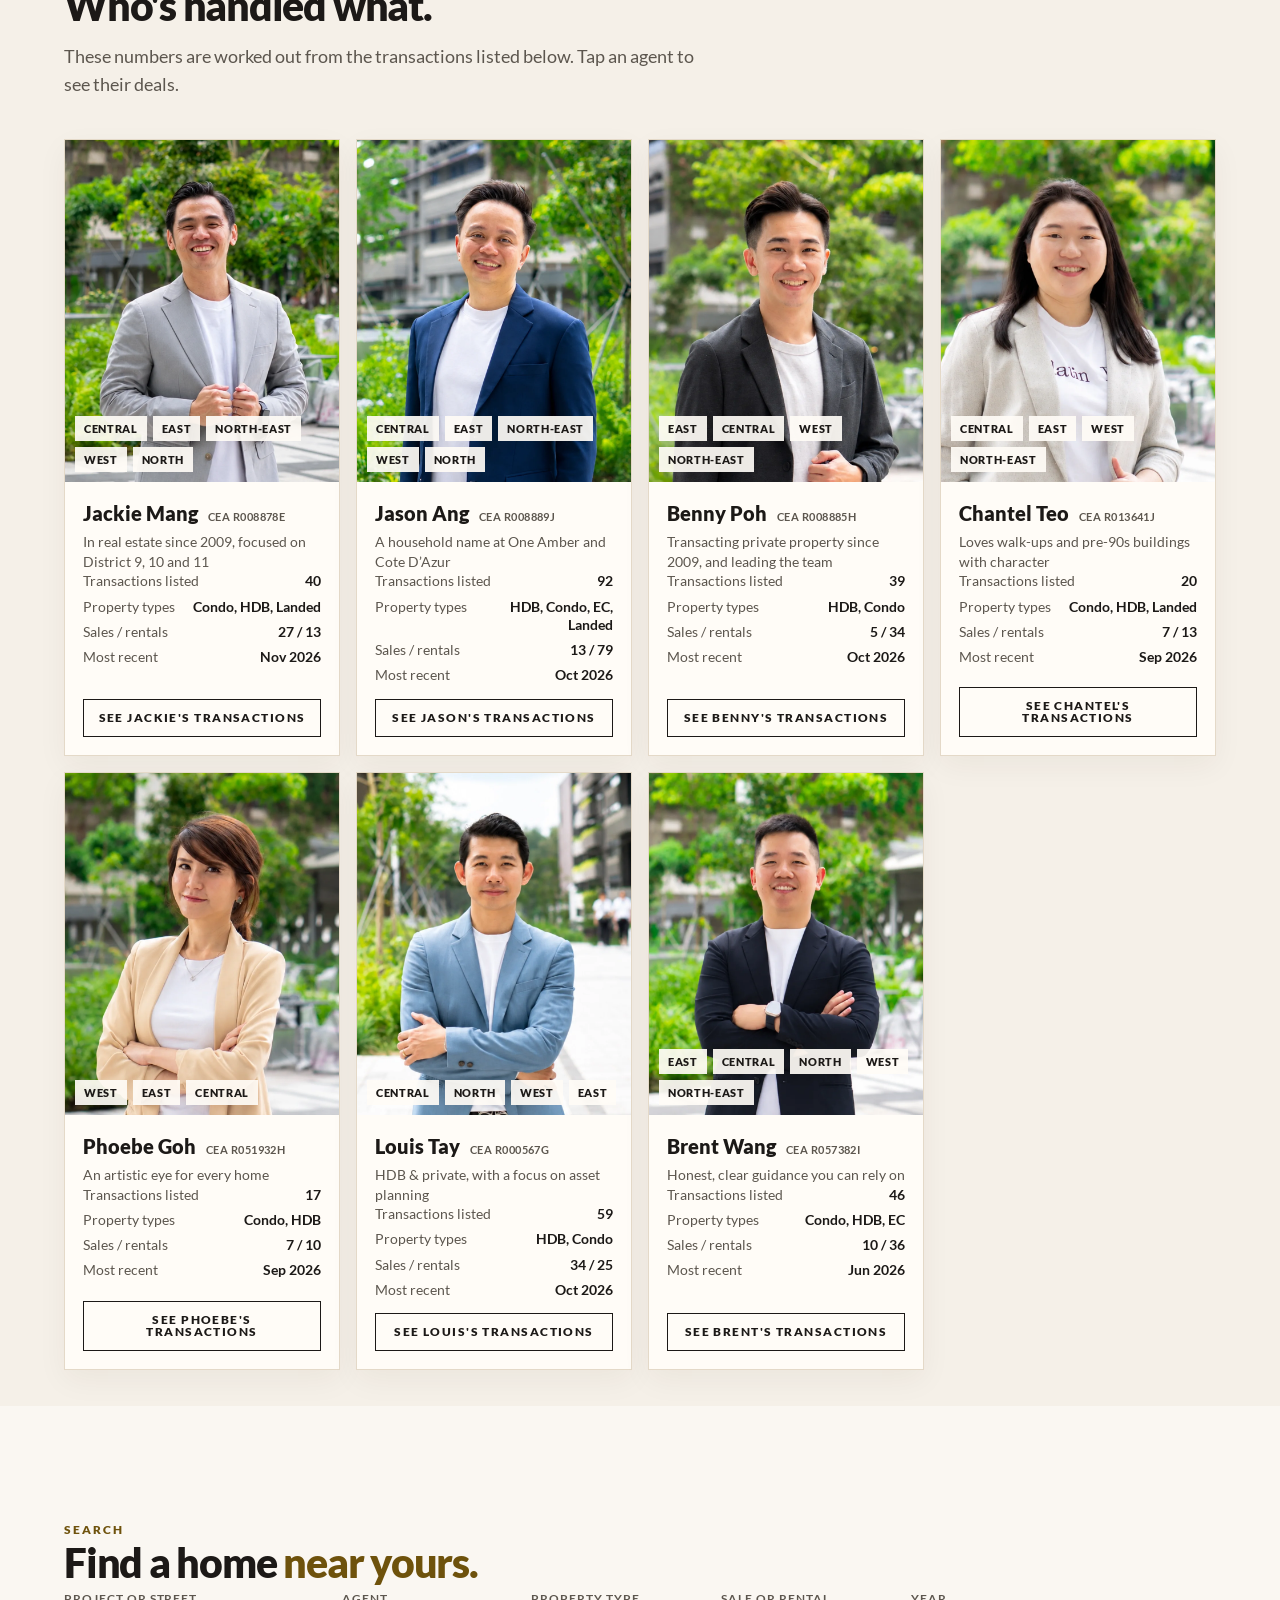
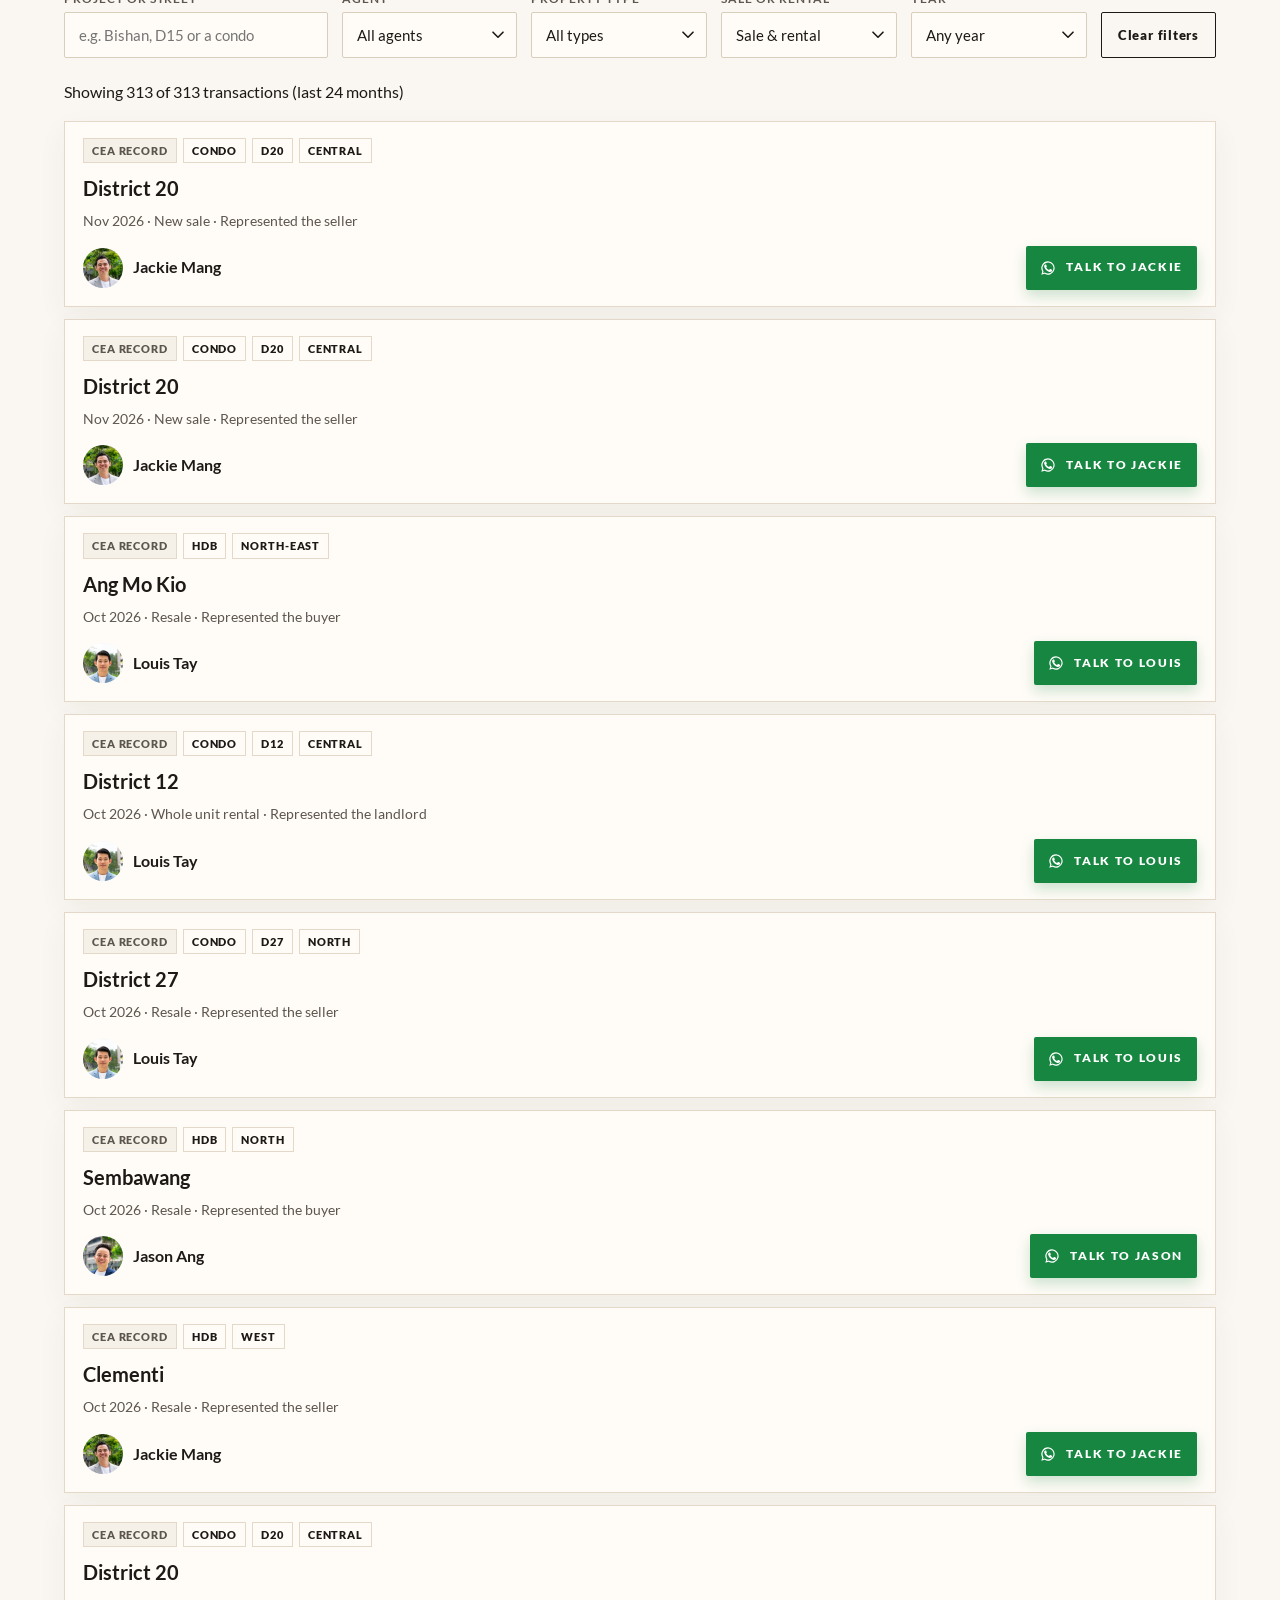
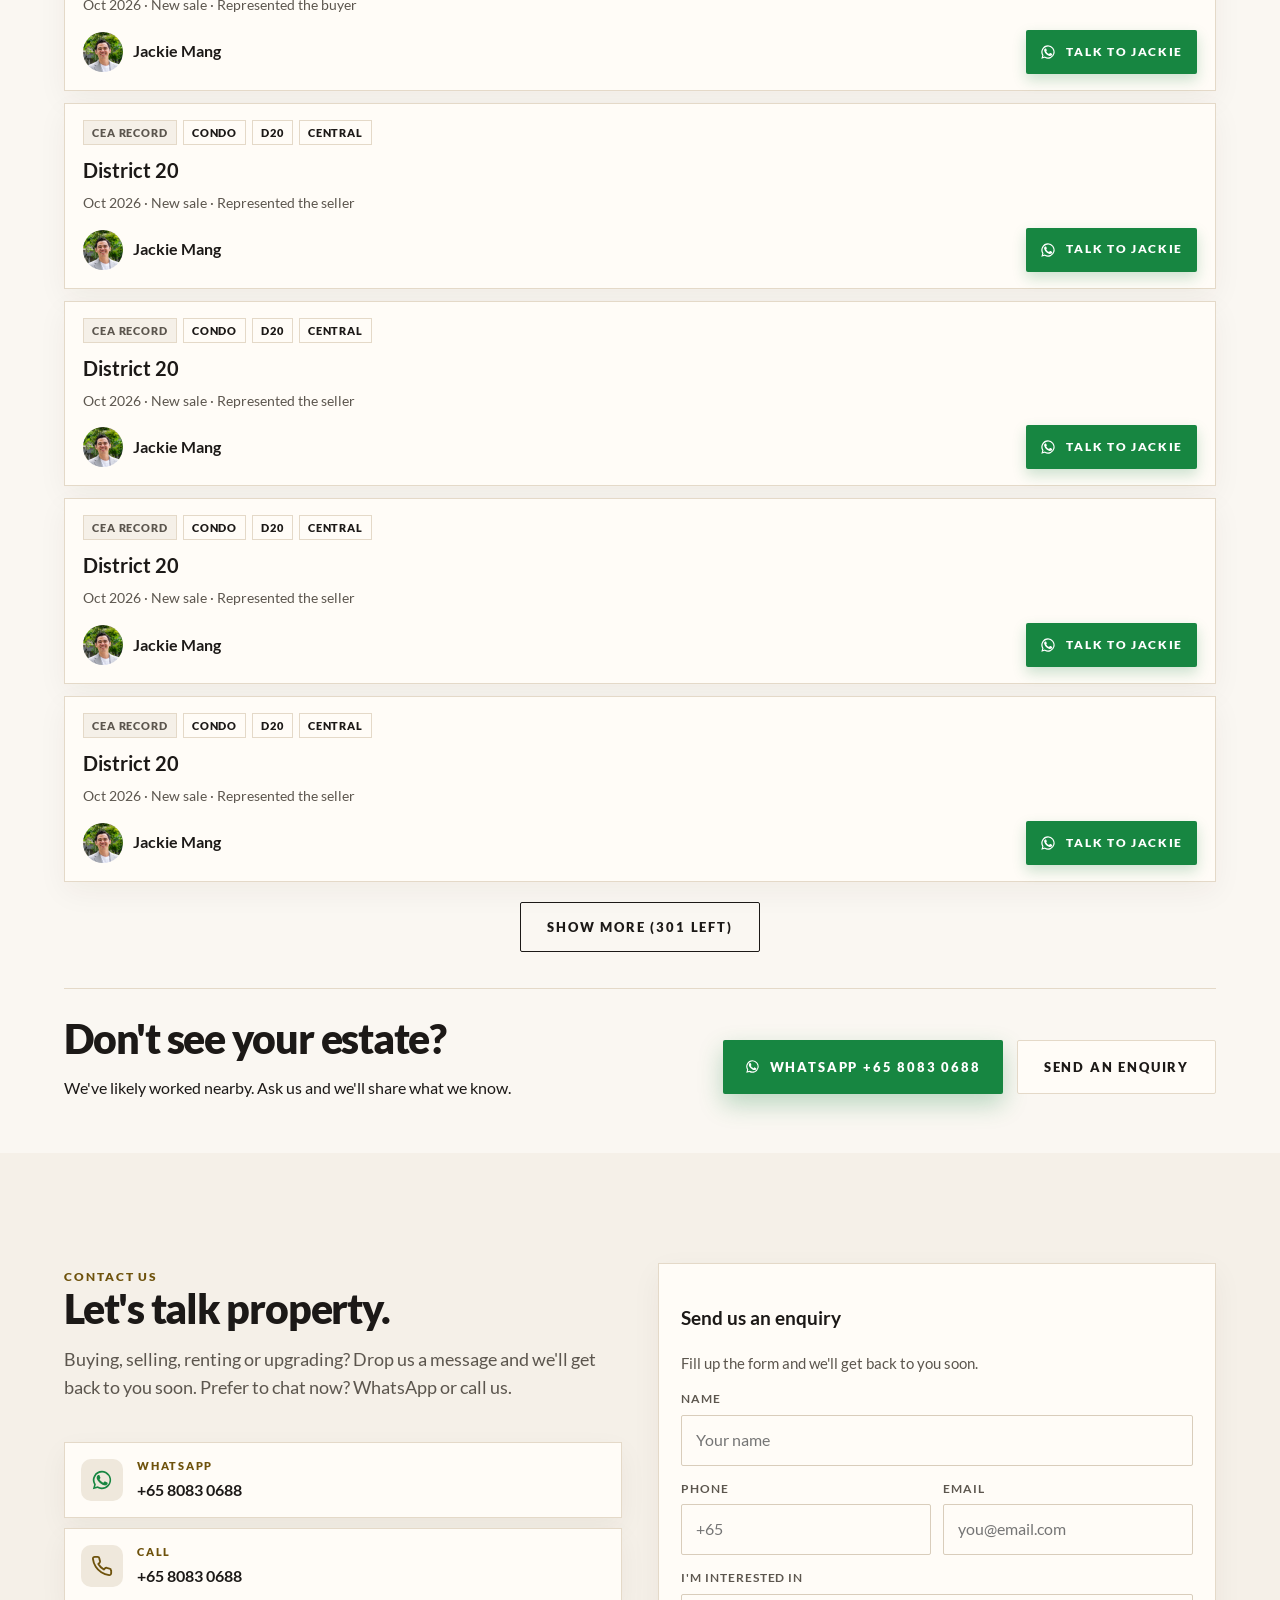
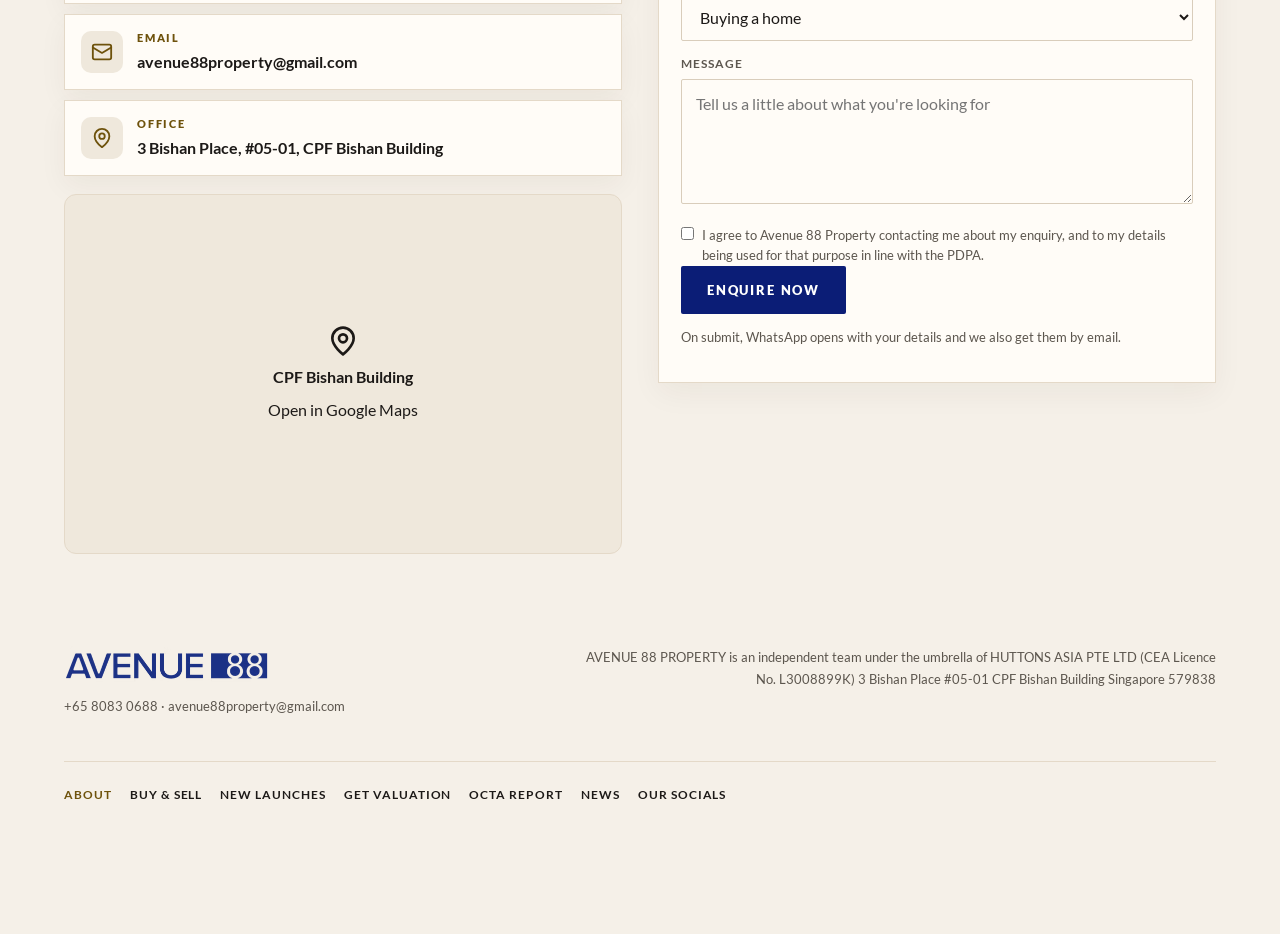
<file: transactions.html>
<!doctype html>
<html lang="en-SG">
<head>
<meta charset="utf-8">
<meta name="viewport" content="width=device-width,initial-scale=1">
<meta http-equiv="refresh" content="0;url=about.html#transactions">
<link rel="canonical" href="about.html#transactions">
<title>Transactions | Avenue 88</title>
<script>location.replace('about.html'+location.search+(location.hash||'#transactions'))</script>
</head>
<body>
<p><a href="about.html#transactions">Transactions now live on the About page.</a></p>
<p class="legal">AVENUE 88 PROPERTY is an independent team under the umbrella of HUTTONS ASIA PTE LTD (CEA Licence No. L3008899K) 3 Bishan Place #05-01 CPF Bishan Building Singapore 579838</p>
</body>
</html>
</file>
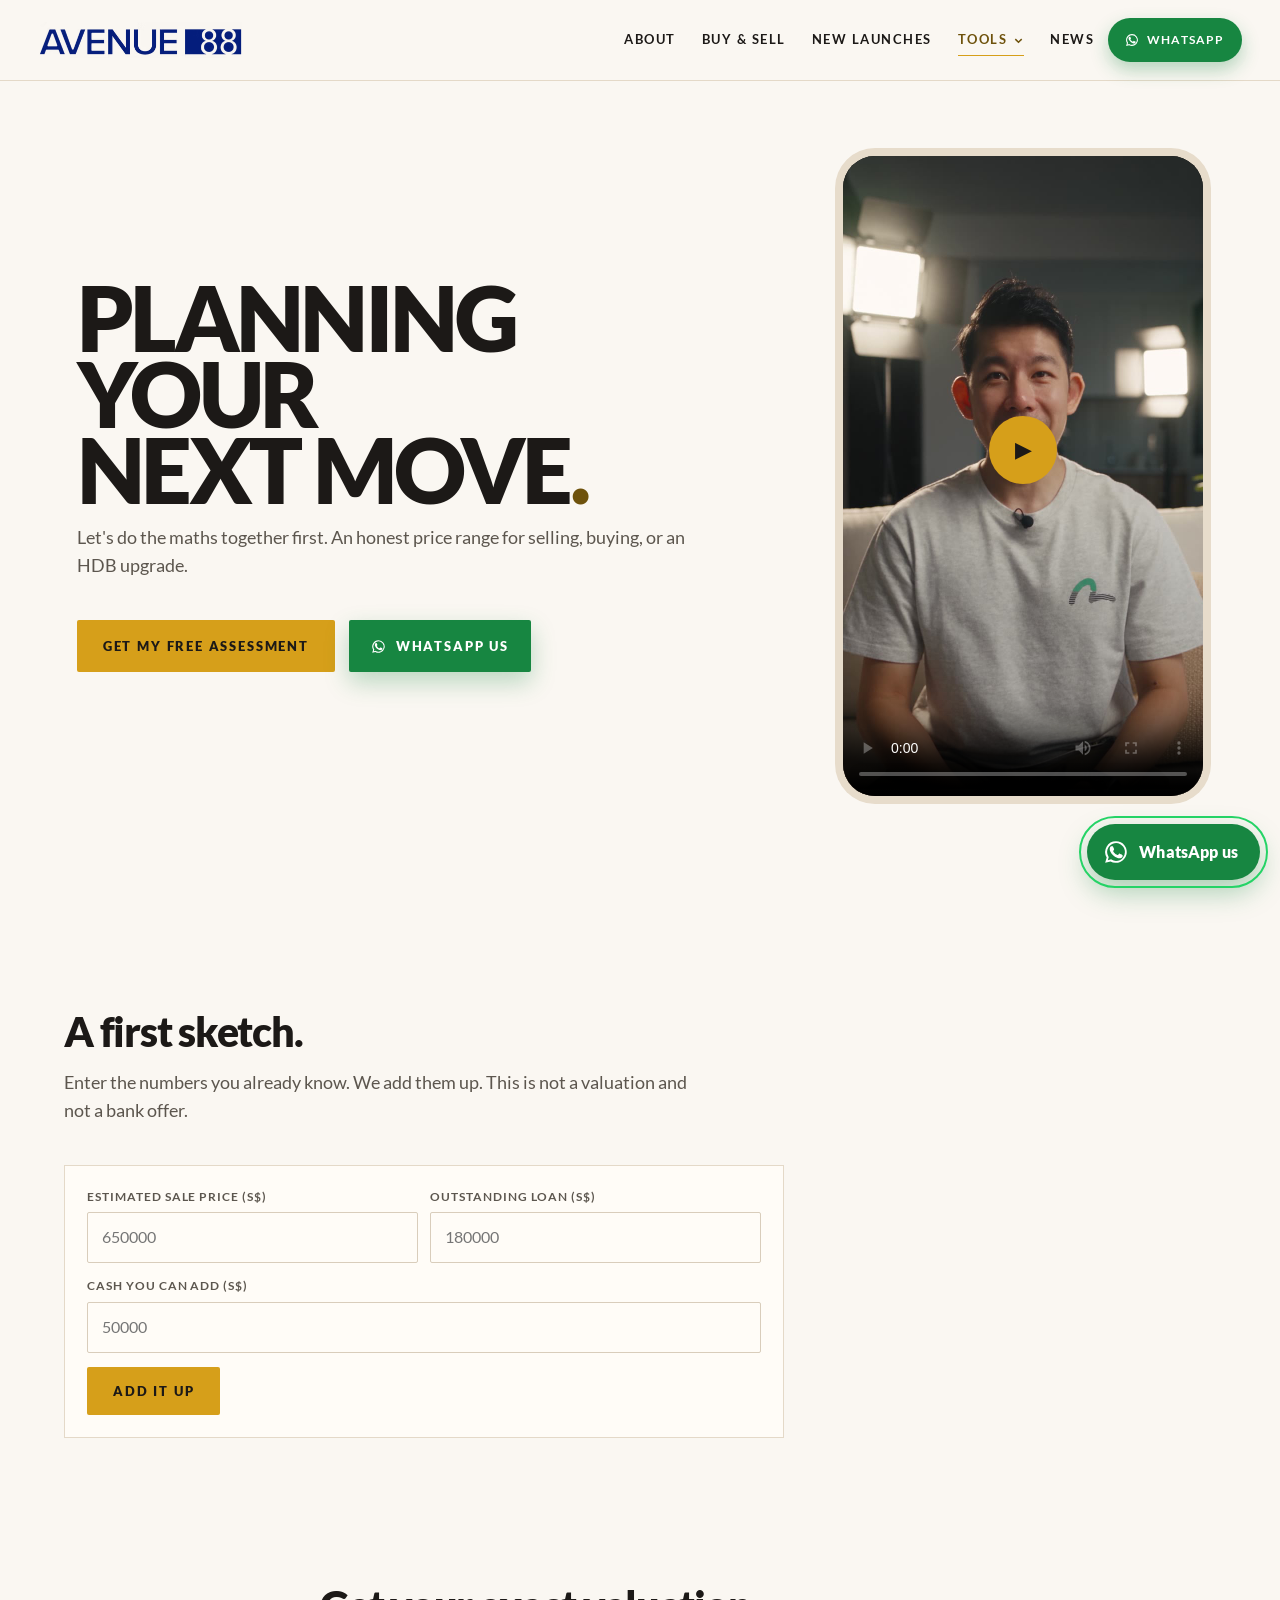
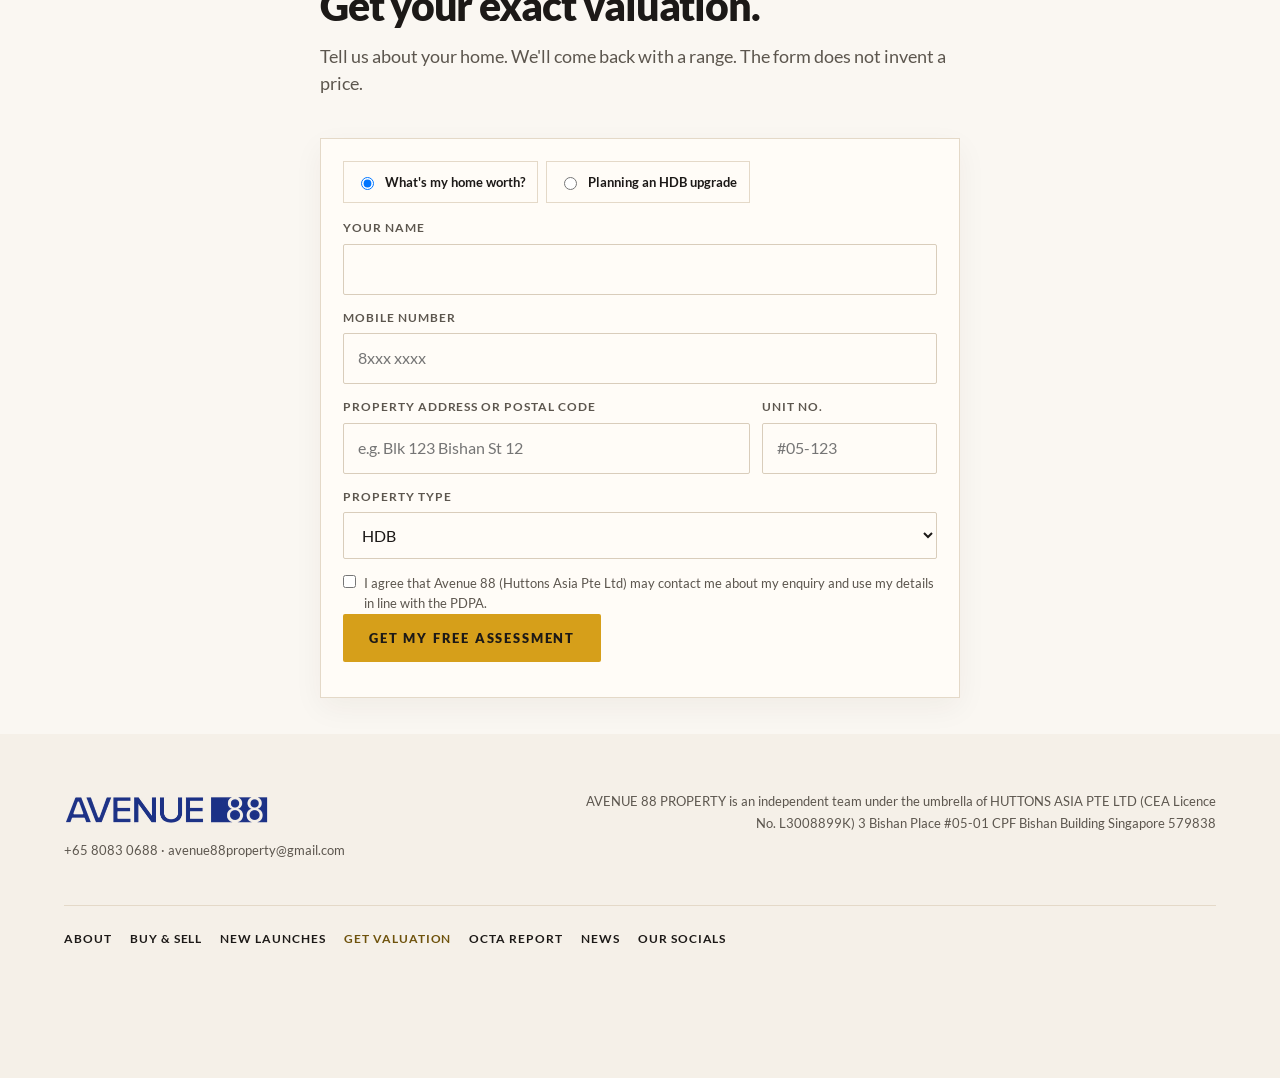
<file: valuation.html>
<!doctype html>
<html lang="en-SG">
<head>
<meta charset="utf-8">
<meta name="viewport" content="width=device-width,initial-scale=1">
<meta name="robots" content="noindex, nofollow">
<title>What's my home worth? | Avenue 88</title>
<meta name="description" content="Tell Avenue 88 about your home. We'll come back with an honest price range.">
<meta name="theme-color" content="#FAF7F2">
<link rel="icon" href="img/favicon.png">
<link rel="preload" href="fonts/lato-latin-900-normal.woff2" as="font" type="font/woff2" crossorigin>
<link rel="stylesheet" href="css/style.css?v=20261121i">
</head>
<body>
<header class="nav">
<a class="brand" href="index.html"><img src="img/logo-avenue88.png" alt="Avenue 88" width="180" height="40"></a>
<div class="nav-right">
<button class="menu-btn" aria-label="Open menu" aria-expanded="false" aria-controls="nav"><span></span><span></span><span></span></button>
<nav id="nav"></nav>
<a class="pill" href="https://wa.me/6580830688" target="_blank" rel="noopener">WhatsApp</a>
</div>
</header>
<main>
<section class="vhero">
<div>
<h1>PLANNING YOUR<br>NEXT MOVE<span>.</span></h1>
<p class="lead">Let's do the maths together first. An honest price range for selling, buying, or an HDB upgrade.</p>
<div class="cta">
<a class="btn gold" href="#val-form">Get my free assessment</a>
<a class="btn ghost" href="https://wa.me/6580830688?text=Hi%20Avenue%2088%2C%20I%27d%20like%20a%20price%20range%20for%20my%20home." target="_blank" rel="noopener">WhatsApp us</a>
</div>
</div>
<div class="vphone">
<video id="val-video" playsinline preload="metadata" controls poster="assets/video/valuation-poster.jpg">
<source src="assets/video/valuation.mp4" type="video/mp4">
<track kind="captions" src="assets/video/valuation.vtt" srclang="en" label="English" default>
</video>
<button class="vplay" id="val-play" type="button" aria-label="Play">▶</button>
</div>
</section>
<section class="section" id="calculator"><div class="wrap">
<h2>A first sketch.</h2>
<p class="lead">Enter the numbers you already know. We add them up. This is not a valuation and not a bank offer.</p>
<form class="calc-box" id="afford">
<div class="field-row">
<div class="field"><label for="c-sale">Estimated sale price (S$)</label><input id="c-sale" inputmode="numeric" placeholder="650000"></div>
<div class="field"><label for="c-loan">Outstanding loan (S$)</label><input id="c-loan" inputmode="numeric" placeholder="180000"></div>
</div>
<div class="field"><label for="c-cash">Cash you can add (S$)</label><input id="c-cash" inputmode="numeric" placeholder="50000"></div>
<button class="btn gold" type="submit">Add it up</button>
<div class="calc-result" id="calc-out" hidden>
<span>Indicative next-home budget</span>
<b id="calc-fig"></b>
<p class="fine">Sale price, minus the loan, plus the cash you typed. It is only that sum. It is not what your home is worth, and it is not what a bank will lend.</p>
</div>
</form>
</div></section>
<section class="section" id="contact"><div class="wrap vform">
<h2>Get your exact valuation.</h2>
<p class="lead">Tell us about your home. We'll come back with a range. The form does not invent a price.</p>
<form class="enquiry a88-lead" id="valuation" data-form="Home valuation" data-subject="Home valuation" novalidate>
<input type="text" name="_honey" style="display:none" tabindex="-1" autocomplete="off">
<div class="vtabs" role="radiogroup" aria-label="What do you need?">
<label><input type="radio" name="goal" value="sell" checked> What's my home worth?</label>
<label><input type="radio" name="goal" value="upgrade"> Planning an HDB upgrade</label>
</div>
<div class="field"><label for="v-name">Your name</label><input id="v-name" name="name" required autocomplete="name"></div>
<div class="field"><label for="v-phone">Mobile number</label><input id="v-phone" name="phone" type="tel" required inputmode="tel" placeholder="8xxx xxxx" autocomplete="tel"></div>
<div class="field-row v-addr">
<div class="field"><label for="v-address">Property address or postal code</label><input id="v-address" name="address" placeholder="e.g. Blk 123 Bishan St 12"></div>
<div class="field"><label for="v-unit">Unit no.</label><input id="v-unit" name="unit" placeholder="#05-123" autocomplete="off"></div>
</div>
<div class="field"><label for="v-type">Property type</label><select id="v-type" name="type"><option>HDB</option><option>Condo / EC</option><option>Landed</option><option>Not sure yet</option></select></div>
<label class="consent"><input type="checkbox" name="consent" required> <span>I agree that Avenue 88 (Huttons Asia Pte Ltd) may contact me about my enquiry and use my details in line with the PDPA.</span></label>
<button class="btn gold" type="submit">Get my free assessment</button>
<p class="form-note" aria-live="polite"></p>
</form>
</div></section>
</main>
<footer>
<div class="fl"><img src="img/logo-avenue88.png" alt=""><p><a href="https://wa.me/6580830688">+65 8083 0688</a> · <a href="mailto:avenue88property@gmail.com">avenue88property@gmail.com</a></p></div>
<p class="legal">AVENUE 88 PROPERTY is an independent team under the umbrella of HUTTONS ASIA PTE LTD (CEA Licence No. L3008899K) 3 Bishan Place #05-01 CPF Bishan Building Singapore 579838</p>
</footer>
<script src="js/main.js?v=20261121c"></script>
<script>
(function(){
 var f=document.getElementById('afford'),out=document.getElementById('calc-out'),fig=document.getElementById('calc-fig');
 if(!f)return;
 function num(id){var n=parseFloat(String(document.getElementById(id).value).replace(/[, ]/g,''));return isFinite(n)&&n>=0?n:0}
 f.addEventListener('submit',function(e){
  e.preventDefault();
  var budget=num('c-sale')-num('c-loan')+num('c-cash');
  fig.textContent=(budget<0?'−':'')+'S$'+Math.abs(Math.round(budget)).toLocaleString('en-SG');
  out.hidden=false;
 });
})();
</script>
<script>
(function(){
 var v=document.getElementById('val-video'),b=document.getElementById('val-play');
 function caps(){var t=v.textTracks&&v.textTracks[0];if(t)t.mode='showing'}
 v.addEventListener('loadedmetadata',caps);
 b.addEventListener('click',function(){caps();v.play()});
 v.addEventListener('play',function(){b.hidden=true});
 v.addEventListener('ended',function(){b.hidden=false});
})();
</script>
</body>
</html>
</file>
<file: css/style.css>
@font-face{font-family:Lato;font-weight:400;font-display:swap;src:url(../fonts/lato-latin-400-normal.woff2) format("woff2")}
@font-face{font-family:Lato;font-weight:700;font-display:swap;src:url(../fonts/lato-latin-700-normal.woff2) format("woff2")}
@font-face{font-family:Lato;font-weight:900;font-display:swap;src:url(../fonts/lato-latin-900-normal.woff2) format("woff2")}
:root{
 --bg:#FAF7F2;--bg-alt:#F5F0E8;--bg-deep:#EFE8DC;
 --ink:#1C1917;--mute:#5C564E;--line:#E4D9C8;--card:#FFFCF7;
 --gold:#D69F1A;--gold-ink:#6E520C;--navy:#0B1D76;
 --wa:#178641;--wa-hover:#116432;--wa-bright:#25D366;
 --hero:#1A1612;--wa-clear:212px;--muted:var(--mute)
}
*{box-sizing:border-box}html{scroll-behavior:smooth;scroll-padding-top:88px;color-scheme:light}
body{margin:0;background:var(--bg);color:var(--ink);font-family:Lato,system-ui,sans-serif;line-height:1.55}
img{max-width:100%;height:auto;display:block}
a{color:inherit;text-decoration:none}
.nav{position:fixed;inset:0 0 auto;z-index:50;display:flex;justify-content:space-between;align-items:center;gap:16px;padding:18px 3vw;background:rgba(250,247,242,.94);color:var(--ink);box-shadow:0 1px 0 var(--line)}
.nav.scrolled{background:rgba(250,247,242,.96);color:var(--ink)}
.nav img{height:36px;width:auto;filter:none}
body.home .nav:not(.scrolled){color:#fff;background:linear-gradient(#1A1612e6,transparent);box-shadow:none}
body.home .nav:not(.scrolled) img{filter:brightness(0) invert(1)}
body.home .nav:not(.scrolled) nav a{color:#fff}
.nav-right{display:flex;align-items:center;gap:14px;min-width:0}
.nav nav{display:flex;gap:12px;align-items:center;font-size:12px;letter-spacing:.06em;text-transform:uppercase;font-weight:700;white-space:nowrap}
.nav nav a[aria-current]{color:var(--gold-ink)}
body.home .nav:not(.scrolled) nav a[aria-current]{color:var(--gold)}
.pill{border:1px solid var(--gold);color:var(--gold-ink);padding:10px 14px;border-radius:40px;font-size:12px;letter-spacing:.1em;text-transform:uppercase;font-weight:700;white-space:nowrap}
.menu-btn{display:none;background:none;border:0;width:42px;height:32px;padding:0;cursor:pointer;color:inherit}
.menu-btn span{display:block;height:2px;background:currentColor;margin:6px 0}
.hero{position:relative;height:100vh;min-height:620px;overflow:hidden;background:var(--hero);color:#fff}
.poster{position:absolute;inset:0;width:100%;height:100%;max-width:none;object-fit:cover;object-position:center 42%}
.shade{position:absolute;inset:0;background:linear-gradient(90deg,#1A1612e6 0%,#1A1612a8 34%,#1A161266 62%,#1A16123d 100%),linear-gradient(to top,#1A1612d9 0%,#1A161255 22%,transparent 48%)}
.hc{position:absolute;left:5vw;bottom:12vh;right:5vw;color:#fff}
h1{font-weight:900;font-size:clamp(72px,12vw,180px);line-height:.85;letter-spacing:-.04em;margin:0}
h1 span,h2 span{color:var(--gold-ink)}
.hero h1{color:#fff}.hero h1 span{color:var(--gold)}
.hc p{font-size:clamp(18px,2vw,26px);margin:26px 0 34px;color:#F6F1EA}
.cta,.btn-row{display:flex;gap:14px;flex-wrap:wrap}
.btn{display:inline-flex;align-items:center;justify-content:center;gap:10px;padding:16px 26px;font-weight:900;font-size:13px;letter-spacing:.14em;text-transform:uppercase;border-radius:2px;border:0;cursor:pointer;font-family:inherit;text-decoration:none}
.gold,.btn-gold{background:var(--gold);color:#1C1917}
.ghost,.btn-ghost{border:1px solid var(--ink);color:var(--ink);background:transparent}
.hero .ghost{border-color:#fff6;color:#fff}
.btn-navy{background:var(--navy);color:#fff}
.btn-wa{background:var(--wa);color:#fff}
.btn-light{background:var(--card);color:var(--ink);border:1px solid var(--line)}
.nums{display:grid;grid-template-columns:repeat(3,1fr);background:var(--bg-alt);border-top:1px solid var(--line);border-bottom:1px solid var(--line);color:var(--ink)}
.nums div,.nums a{padding:70px 3vw;border-right:1px solid var(--line);display:block;text-align:center}
.nums div:last-child,.nums a:last-child{border:0}
.nums b{display:block;font-size:clamp(56px,7vw,104px);font-weight:900;letter-spacing:-.04em;line-height:1;white-space:nowrap;color:var(--ink)}
.nums i{font-style:normal;color:var(--gold-ink);font-size:.6em;vertical-align:.35em}
.nums span{display:block;margin-top:14px;color:var(--mute);text-transform:uppercase;letter-spacing:.12em;font-size:12px;font-weight:700}
.sec,.page-hero,.section{padding:110px 5vw 36px}
.page-hero{padding-bottom:10px}
h2{font-size:clamp(28px,3.2vw,42px);font-weight:900;letter-spacing:-.03em;line-height:1.05;margin:0 0 8px;color:var(--ink)}
.sec>h2{font-size:clamp(48px,8vw,120px);letter-spacing:-.04em;line-height:.9}
.lead{color:var(--mute);font-size:18px;margin:16px 0 40px;max-width:640px}
.grid{display:flex;flex-wrap:wrap;justify-content:center;gap:14px}
.ag{flex:0 0 calc((100% - 42px)/4);position:relative;aspect-ratio:3/4;overflow:hidden;background:var(--navy);color:#fff}
.ag img{width:100%;height:100%;object-fit:cover;filter:grayscale(.25);transition:.5s}
.ag:hover img{transform:scale(1.04);filter:none}
.cap{position:absolute;inset:auto 0 0;padding:60px 18px 18px;background:linear-gradient(transparent,#1A1612f2)}
.cap h3{font-weight:900;font-size:20px;margin:0;color:#fff}.cap p{color:#F6F1EA;font-size:13px;margin:4px 0 0}
h2.nm,h3.nm{display:flex;flex-wrap:wrap;align-items:baseline;gap:2px 10px}
.cea{font-size:13px;font-weight:700;color:var(--mute);letter-spacing:.02em}
.cap .cea{font-size:12px;color:#F6F1EA}
@media(max-width:700px){.nm .cea{flex-basis:100%}}
.row{display:flex;gap:18px;overflow-x:auto;scroll-snap-type:x mandatory;padding-bottom:24px;scrollbar-width:thin;scrollbar-color:var(--gold) transparent}
.ep{flex:0 0 min(440px,78vw);scroll-snap-align:start;color:var(--ink)}
.th{position:relative;aspect-ratio:16/9;overflow:hidden;background:var(--navy)}
.th img{width:100%;height:100%;object-fit:cover;transition:.4s}.ep:hover .th img{transform:scale(1.05)}
.play{position:absolute;right:14px;bottom:14px;width:46px;height:46px;border-radius:50%;background:var(--gold);color:#1C1917;display:grid;place-items:center;font-size:15px}
.ep small{display:block;margin:16px 0 6px;color:var(--gold-ink);text-transform:uppercase;letter-spacing:.14em;font-size:11px;font-weight:900}
.ep h4{font-size:17px;font-weight:700;line-height:1.35;margin:0}
.ig-grid{display:grid;grid-template-columns:repeat(3,minmax(0,1fr));gap:14px}
.igc{position:relative;display:block;aspect-ratio:4/5;overflow:hidden;background:#0c1433;color:#fff}
.igc img{width:100%;height:100%;object-fit:cover;transition:transform .45s}
.igc:hover img{transform:scale(1.06)}
.ig-cap{position:absolute;inset:auto 0 0;padding:56px 14px 14px;background:linear-gradient(transparent,#1A1612f0)}
.igc small{display:block;color:var(--gold);text-transform:uppercase;letter-spacing:.14em;font-size:11px;font-weight:900}
.igc h4{margin:4px 0 0;font-size:16px;font-weight:700;line-height:1.3;display:-webkit-box;-webkit-line-clamp:3;-webkit-box-orient:vertical;overflow:hidden}
.ig-mark{position:absolute;top:12px;right:12px;width:34px;height:34px;border-radius:50%;background:#1A1612d9;color:#fff;display:grid;place-items:center}
.ig-mark svg{width:16px;height:16px;fill:none;stroke:#fff;stroke-width:1.8}
.igc[href*="/reel/"] .ig-mark svg{fill:#fff;stroke:none}
.tools{display:grid;grid-template-columns:1fr 1fr;gap:14px;margin-top:28px}
.tool{position:relative;min-height:300px;padding:36px;display:flex;flex-direction:column;justify-content:flex-end}
.t1{background:var(--card);color:var(--ink);border:1px solid var(--line);box-shadow:0 12px 32px rgba(60,40,10,.06)}.t2{background:var(--gold);color:#1C1917}
.tool small{position:absolute;top:32px;left:36px;font-weight:900;letter-spacing:.2em;opacity:.6}
.tool h3{font-size:clamp(32px,4vw,56px);font-weight:900;letter-spacing:-.03em;margin:0}
.tool p{margin:10px 0 0;font-size:17px;opacity:.8}
.tool>span:not(.btn){position:absolute;top:24px;right:32px;font-size:36px;transition:.3s}.tool:hover>span:not(.btn){transform:translateX(8px)}
.follow{margin-top:80px;display:grid;grid-template-columns:repeat(4,minmax(0,1fr));border-top:1px solid var(--line);border-bottom:1px solid var(--line)}
.follow a{display:flex;align-items:center;gap:12px;min-width:0;padding:22px 16px;font-weight:700;font-size:15px;border-right:1px solid var(--line);background:transparent;transition:background .2s}
.follow a:last-child{border-right:0}
.follow a:hover{background:#E7F6EC}
.follow a[href*="instagram.com"]:hover{background:#F8E8F1}
.follow a[href*="facebook.com"]:hover{background:#E7EEF8}
.follow a[href*="tiktok.com"]:hover{background:#F3E8EA}
.follow a[href*="youtube.com"]:hover{background:#F8E8E8}
.soc-ico{display:grid;place-items:center;width:46px;height:46px;flex:none;border:1px solid var(--gold);border-radius:50%;color:var(--ink)}
.soc-ico svg{width:20px;height:20px}
.follow a>span:nth-child(2){min-width:0;line-height:1.15}
.follow small{display:block;color:var(--gold-ink);font-size:11px;font-weight:900;letter-spacing:.16em;text-transform:uppercase;margin-bottom:4px}
.soc-arrow{margin-left:auto;flex:none;opacity:0;transform:translateX(-6px);transition:.2s;color:var(--gold-ink)}
.follow a:hover .soc-arrow{opacity:1;transform:none}
footer{padding:56px 5vw 128px;display:flex;justify-content:space-between;gap:30px;flex-wrap:wrap;background:var(--bg-alt);color:var(--ink);font-size:13px;line-height:1.8}
footer .legal,footer .fl{color:var(--mute)}
.fl{order:1}
.legal{order:2}
.foot-links{order:3;flex:1 0 100%;display:flex;flex-wrap:wrap;gap:10px 18px;margin:0;padding-top:22px;border-top:1px solid var(--line);font-size:12px;font-weight:700;letter-spacing:.08em;text-transform:uppercase}
.foot-links a[aria-current]{color:var(--gold-ink)}
.fl img{height:36px;filter:none;opacity:.9;margin-bottom:12px}
.legal{max-width:680px;text-align:right}
.wrap{max-width:1160px;margin:0 auto;padding:0 24px}
.section .wrap,.page-hero .wrap{padding:0}
main{padding-top:0}
body:not(.home) main{padding-top:92px}
.page-hero h1{font-size:clamp(40px,11vw,120px);overflow-wrap:anywhere}
.eyebrow{color:var(--gold-ink);font-weight:900;letter-spacing:.16em;text-transform:uppercase;font-size:12px}
.field{margin-bottom:14px}
.field label,.tx-filters label{display:block;font-size:12px;letter-spacing:.08em;text-transform:uppercase;font-weight:700;color:var(--mute);margin-bottom:6px}
input,select,textarea{width:100%;background:var(--card);color:var(--ink);border:1px solid #D9CDBB;padding:12px 14px;border-radius:2px;font:inherit}
.tx-filters,.nl-filters{display:grid;grid-template-columns:1.5fr repeat(4,minmax(0,1fr)) auto;gap:12px 14px;align-items:end;margin-bottom:22px}
.tx-filters .field,.nl-filters .field{margin:0;min-width:0;display:flex;flex-direction:column;justify-content:flex-end}
.tx-filters label,.nl-filters label{white-space:nowrap;line-height:1.2;margin-bottom:6px}
.tx-filters input,.tx-filters select,.nl-filters input,.nl-filters select{height:46px;box-sizing:border-box;background-color:var(--card);color:var(--ink);border:1px solid #D9CDBB;border-radius:2px;padding:0 14px;font:inherit;font-size:15px}
.tx-filters input[type=search],.nl-filters input[type=search]{-webkit-appearance:none;appearance:none}
.tx-filters select,.nl-filters select{-webkit-appearance:none;appearance:none;padding-right:36px;background-color:var(--card);background-image:url("data:image/svg+xml;utf8,<svg xmlns='http://www.w3.org/2000/svg' viewBox='0 0 12 8'><path d='M1 1.2 L6 6.2 L11 1.2' fill='none' stroke='%231C1917' stroke-width='1.6' stroke-linecap='round' stroke-linejoin='round'/></svg>");background-repeat:no-repeat;background-position:right 12px center;background-size:12px 8px}
.nl-grid{display:grid;grid-template-columns:repeat(auto-fill,minmax(280px,1fr));gap:16px}
.nl-card{background:var(--card);border:1px solid var(--line);border-radius:4px;overflow:hidden;display:flex;flex-direction:column}
.nl-img{position:relative;display:block;width:100%;height:0;padding-top:62.5%;aspect-ratio:16/10;background:var(--navy);overflow:hidden}
.nl-img > img,.nl-img > .nl-ph{position:absolute;inset:0;width:100%;height:100%;max-width:none;object-fit:cover;object-position:center}
.nl-badge{position:absolute;top:10px;right:10px;background:var(--gold);color:#1C1917;font-size:11px;font-weight:900;letter-spacing:.08em;text-transform:uppercase;padding:4px 8px}
.nl-body{padding:16px;display:flex;flex-direction:column;gap:8px;flex:1}
.nl-body h3{margin:0;font-size:20px}
.nl-area,.nl-blurb{color:var(--mute);margin:0;font-size:14px}
.nl-facts{display:grid;grid-template-columns:1fr 1fr;gap:8px;margin:0}
.nl-facts dt{color:var(--mute);font-size:11px;letter-spacing:.08em;text-transform:uppercase}
.nl-facts dd{margin:0;font-weight:700}
.nl-actions{display:flex;flex-wrap:wrap;gap:8px;margin-top:auto}
.bio{display:grid;grid-template-columns:240px 1fr;gap:28px;padding:36px 0;border-top:1px solid var(--line);color:var(--ink)}
.bio h2{font-size:40px}
.bio .role{color:var(--gold-ink);font-weight:700;display:block;margin-bottom:10px}
.bio .facts{display:flex;flex-wrap:wrap;gap:8px;list-style:none;padding:0;margin:0 0 12px}
.bio .facts li{border:1px solid var(--line);padding:4px 10px;font-size:13px}
.jump{display:flex;flex-wrap:wrap;gap:8px}
.jump a{border:1px solid var(--line);padding:6px 12px;font-size:13px;font-weight:700}
.tx-banner{background:#F8EFD2;color:#6E520C;padding:12px 5vw;font-size:14px}
.ag-grid,.ag-card{color:var(--ink)}
.ag-card{background:var(--card);border:1px solid var(--line);padding:16px;margin-bottom:12px}
#tx-results{display:grid;gap:12px}
.tx-card{background:var(--card);border:1px solid var(--line);padding:16px 18px}
.tx-meta{display:flex;flex-wrap:wrap;gap:6px;margin:0 0 10px}
.tx-meta span{font-size:11px;font-weight:900;letter-spacing:.08em;text-transform:uppercase;border:1px solid var(--line);color:var(--ink);padding:3px 8px}
.tx-meta .tx-sample{background:#F8EFD2;color:#6E520C;border-color:#E4D0A0}
.tx-card h3{margin:0 0 6px;font-size:20px}
.tx-line,.tx-notes{margin:0;color:var(--mute);font-size:14px}
.tx-notes{margin-top:6px}
.tx-foot{display:flex;align-items:center;justify-content:space-between;gap:12px;margin-top:14px}
.tx-agent{display:flex;align-items:center;gap:10px;font-weight:700;min-width:0}
.tx-agent img{width:40px;height:40px;max-width:none;border-radius:50%;object-fit:cover;flex:none}
.tx-foot .btn{padding:10px 14px;font-size:12px;white-space:nowrap}
.tx-foot .btn svg{width:16px;height:16px}
@media(max-width:600px){.tx-foot{align-items:stretch;flex-direction:column}.tx-foot .btn{justify-content:center}}
.nl-hero-grid{display:grid;grid-template-columns:1.1fr .9fr;gap:28px;align-items:end}
.nl-collage{display:grid;grid-template-columns:1fr 1fr;gap:8px}
.nl-collage img{width:100%;height:120px;object-fit:cover}
.nl-collage img:first-child{grid-column:1 / -1;height:180px}
.tx-reset{align-self:end;height:46px;padding:0 16px;background:transparent;color:var(--ink);border:1px solid var(--ink);border-radius:2px;font:inherit;font-size:13px;font-weight:900;letter-spacing:.06em;cursor:pointer;white-space:nowrap}
.field-row{display:grid;grid-template-columns:1fr 1fr;gap:12px}
.v-addr{grid-template-columns:7fr 3fr}
.cta-band{display:flex;justify-content:space-between;gap:20px;align-items:center;flex-wrap:wrap;border-top:1px solid var(--line);padding-top:28px}
svg{width:1.15em;height:1.15em;flex:none}
.contact{display:grid;grid-template-columns:minmax(0,1fr) minmax(0,1fr);gap:36px;align-items:start}
.contact-list{list-style:none;padding:0;margin:0 0 18px;display:grid;gap:10px}
.contact-list li{display:flex;gap:14px;align-items:center;margin:0;padding:14px 16px;background:var(--card);border:1px solid var(--line)}
.contact-list .ci{display:grid;place-items:center;width:42px;height:42px;flex:none;border-radius:10px;background:var(--bg-deep);color:var(--gold-ink)}
.contact-list .ci svg{width:22px;height:22px}
.contact-list .ci svg[fill="#1fa855"]{fill:var(--wa)}
.contact-list small{display:block;margin:0 0 4px;color:var(--gold-ink);font-size:11px;font-weight:900;letter-spacing:.16em;text-transform:uppercase}
.contact-list a{font-weight:700}
.map{position:relative;height:360px;margin-top:4px;border-radius:12px;overflow:hidden;border:1px solid var(--line);background:var(--bg-deep)}
.map iframe{position:absolute;inset:0;z-index:1;width:100%;height:100%;border:0;filter:grayscale(.15) contrast(1.02)}
.map-fallback{position:absolute;inset:0;z-index:0;display:flex;flex-direction:column;align-items:center;justify-content:center;gap:8px;padding:20px;text-align:center;color:var(--ink)}
.map-fallback svg{width:32px;height:32px}
@media(max-width:1100px){
 .tx-filters,.nl-filters{grid-template-columns:1.5fr 1fr 1fr}
}
@media(max-width:720px){
 .tx-filters,.nl-filters{grid-template-columns:1fr 1fr}
 .tx-filters .tx-q,.nl-filters .tx-q{grid-column:1 / -1}
}
@media(max-width:560px){
 .tx-filters,.nl-filters{grid-template-columns:1fr}
 .tx-reset{width:100%}
}
@media(max-width:900px){.nl-hero-grid,.field-row,.contact{grid-template-columns:1fr}}
form.enquiry{background:var(--card);border:1px solid var(--line);padding:22px}
.consent{display:flex;gap:8px;align-items:flex-start;font-size:13px;color:var(--mute)}
.consent input{width:auto;flex:none;margin:2px 0 0}
.form-note,.fine,.disclaimer{color:var(--mute);font-size:13px}
.hl{color:var(--gold-ink)}
@media(max-width:1100px){
 .menu-btn{display:block}
 .nav{background:rgba(250,247,242,.96)}
 .nav nav{display:none;position:absolute;left:0;right:0;top:100%;background:#FAF7F2;color:var(--ink);flex-direction:column;align-items:flex-start;gap:16px;padding:16px 6vw 22px;white-space:normal;border-bottom:1px solid var(--line)}
 .nav nav a{color:var(--ink)}
 body.home .nav:not(.scrolled) nav a{color:var(--ink)}
 .nav nav.open{display:flex}
}
@media(max-width:900px){
 .nums{grid-template-columns:1fr}
 .nums div,.nums a{border-right:0;border-bottom:1px solid var(--line);padding:36px 6vw}
 .ag{flex-basis:calc((100% - 14px)/2)}
 .sec,.page-hero,.section{padding:72px 6vw 24px}
 .tools,.follow{grid-template-columns:1fr}
 .follow a{border-right:0;border-bottom:1px solid var(--line);padding:22px 6vw}
 .ig-grid{grid-template-columns:repeat(2,minmax(0,1fr))}
 .legal{text-align:left}
 .tool{min-height:220px;padding:24px}
 .bio{grid-template-columns:1fr}
 .bio img{max-width:280px}
}
@media(max-width:700px){
 .poster{top:68px;right:0;bottom:auto;left:0;width:100%;height:auto;object-fit:cover;object-position:center 35%}
 .shade{background:linear-gradient(to top,#1A1612f2 0%,#1A1612c4 34%,#1A161273 58%,#1A161238 100%)}
}
@media(max-width:600px){
 .ep{flex-basis:78vw}
 footer{padding-bottom:calc(120px + env(safe-area-inset-bottom))}
}
@media(max-width:380px){
 .ig-grid{grid-template-columns:1fr}
}
.vhero{display:grid;grid-template-columns:minmax(0,1.15fr) minmax(0,.85fr);gap:48px;align-items:center;min-height:calc(100vh - 92px);padding:24px 6vw 64px}
.vhero h1{font-size:clamp(56px,7vw,108px)}
.vphone{position:relative;width:min(360px,100%);margin-left:auto;aspect-ratio:9/16;border-radius:32px;overflow:hidden;background:#000;box-shadow:0 0 0 8px #12183a}
.vphone video{width:100%;height:100%;object-fit:cover;display:block;background:#000}
.vplay{position:absolute;left:50%;top:46%;transform:translate(-50%,-50%);width:68px;height:68px;border:0;border-radius:50%;background:var(--gold);color:#1C1917;font-size:22px;cursor:pointer;z-index:2}
.vplay[hidden]{display:none}
.vform{max-width:640px}
.vtabs{display:flex;gap:8px;flex-wrap:wrap;margin:0 0 16px}
.vtabs label{display:flex;align-items:center;gap:8px;padding:10px 12px;border:1px solid var(--line);font-size:13px;font-weight:700;background:var(--card)}
.vtabs input{width:auto}
@media(max-width:800px){
 .vhero{grid-template-columns:1fr;min-height:0;padding:104px 6vw 40px}
 .vphone{width:min(320px,100%);margin:8px auto 0}
}
/* Homepage: shorter hero so the key-figures bar shows on first load */
:root{--nums-h:206px}
.hero{height:calc(100vh - var(--nums-h));height:calc(100svh - var(--nums-h));min-height:440px}
.hero .poster{object-position:center 30%}
.hc{bottom:7vh}
.hero h1{font-size:clamp(64px,min(12vw,19vh),180px)}
.hc p{margin:18px 0 24px}
.nums div,.nums a{padding:36px 3vw}
.nums b{font-size:clamp(48px,min(7vw,11vh),96px)}
@media(max-width:900px){
 :root{--nums-h:126px}
 .nums{grid-template-columns:repeat(3,1fr)}
 .nums div,.nums a{padding:20px 2vw;border-bottom:0;border-right:1px solid var(--line)}
 .nums div:last-child,.nums a:last-child{border:0}
 .nums b{font-size:clamp(26px,8vw,48px);letter-spacing:-.03em}
 .nums span{font-size:9.5px;letter-spacing:.06em;margin-top:8px;line-height:1.35}
}
@media(max-width:700px){
 .hero{min-height:500px}
 .hero h1{font-size:clamp(60px,18vw,96px)}
 .hc{bottom:4.5vh}
 .hc p{margin:14px 0 20px}
}
/* Next-section button */
.nx-host{position:relative}
.nx{position:absolute;right:20px;bottom:20px;z-index:6;width:46px;height:46px;border-radius:999px;border:0;background:var(--gold);color:#1C1917;display:flex;align-items:center;justify-content:center;cursor:pointer;box-shadow:0 8px 18px rgba(60,40,10,.22);transition:transform .2s,opacity .2s;opacity:.92}
.nx:hover{opacity:1;transform:translateY(2px)}
.nx:focus-visible{outline:3px solid var(--ink);outline-offset:3px}
.hero .nx:focus-visible{outline-color:#fff}
.nx svg{width:20px;height:20px}
.nx.up svg{transform:rotate(180deg)}
.hero .nx{bottom:20px;animation:nxb 2.2s ease-in-out infinite}
@keyframes nxb{0%,100%{transform:translateY(0)}50%{transform:translateY(7px)}}
@media(prefers-reduced-motion:reduce){.hero .nx{animation:none}.nx{transition:none}}
@media(max-width:700px){.nx{width:40px;height:40px;right:18px;bottom:18px}.hero .nx{bottom:18px}}
/* Team cards: consistent head height/size per portrait (zoom from source, no new pixels) */
.ag img{transform:scale(var(--z,1));transform-origin:50% 30%}
.ag:hover img{transform:scale(calc(var(--z,1) * 1.04))}
.cap{padding:56px 16px 16px}.cap h3{line-height:1.2}
.sec.nx-host,.section.nx-host,.page-hero.nx-host,.follow.nx-host{padding-bottom:88px}
@media(max-width:700px){.sec.nx-host,.section.nx-host,.page-hero.nx-host,.follow.nx-host{padding-bottom:84px}}
/* Hero: keep the headline on the left and the group photo's faces clear of it. */
.hero .poster{inset:auto 0 auto auto;top:50%;width:60%;height:auto;max-width:none;object-fit:cover;object-position:center 18%;transform:translateY(-50%)}
.hero .shade{background:linear-gradient(90deg,#1A1612f5 0%,#1A1612ee 32%,#1A16128a 40%,rgba(26,22,18,.2) 46%,rgba(26,22,18,0) 50%)}
.hero .hc{left:4.5vw;right:auto;bottom:6vh;width:40%;max-width:42%}
.hero h1{font-size:clamp(56px,min(9vw,15vh),150px)}
@media(max-width:700px){
 .hero{height:auto;min-height:0;padding-top:84px}
 .hero .poster{position:relative;inset:auto;top:auto;transform:none;width:100%;height:52vw;max-height:250px;object-fit:cover;object-position:center 28%}
 .hero .shade{display:none}
 .hero .hc{position:relative;left:auto;right:auto;bottom:auto;width:auto;max-width:none;padding:20px 6vw 78px}
 .hero h1{font-size:clamp(52px,15vw,84px)}
}
/* Light sections below the hero. Photo captions keep their dark gradient. */
#watch,.section.soft{background:var(--bg-alt)}
#tools,.follow{background:var(--bg-deep)}
.nl-card,.tx-card,.ag-card,form.enquiry,.contact-list li{box-shadow:0 10px 28px rgba(60,40,10,.05)}
.vphone{box-shadow:0 0 0 8px #E7DCCB}
/* WhatsApp fill is the lightest #25D366-hue green that keeps white text at WCAG AA (#178641). The pulse ring stays #25D366. */
a.btn[href*="wa.me"],a.btn.btn-wa{background:var(--wa);color:#fff;border:0;min-height:52px;padding:12px 22px;font-weight:900;box-shadow:0 10px 24px rgba(23,134,65,.28)}
a.btn[href*="wa.me"]:hover,a.btn.btn-wa:hover{background:var(--wa-hover);color:#fff}
.tx-foot a.btn.btn-wa,.nl-actions a.btn.btn-wa{min-height:44px;padding:10px 14px;box-shadow:0 6px 14px rgba(23,134,65,.22)}
a.pill[href*="wa.me"]{display:inline-flex;align-items:center;gap:8px;background:var(--wa);color:#fff;border-color:transparent;min-height:44px;padding:0 16px;box-shadow:0 8px 18px rgba(23,134,65,.3)}
a.pill[href*="wa.me"]:hover{background:var(--wa-hover);color:#fff}
a.btn[href*="wa.me"]:not(:has(svg))::before,a.pill[href*="wa.me"]::before{content:"";width:1.15em;height:1.15em;flex:none;background:#fff;-webkit-mask:var(--wa-icon) center/contain no-repeat;mask:var(--wa-icon) center/contain no-repeat}
:root{--wa-icon:url("data:image/svg+xml,%3Csvg xmlns='http://www.w3.org/2000/svg' viewBox='0 0 24 24'%3E%3Cpath fill='black' d='M17.5 14.4c-.3-.1-1.7-.8-2-.9-.3-.1-.5-.1-.7.1-.2.3-.8.9-.9 1.1-.2.2-.3.2-.6.1-.3-.1-1.2-.5-2.3-1.4-.9-.8-1.4-1.7-1.6-2-.2-.3 0-.5.1-.6l.4-.5c.2-.2.2-.3.3-.5.1-.2 0-.4 0-.5l-.9-2.2c-.2-.6-.5-.5-.7-.5h-.6c-.2 0-.5.1-.8.4-.3.3-1 1-1 2.5s1.1 2.9 1.2 3.1c.1.2 2.1 3.2 5.1 4.5.7.3 1.3.5 1.7.6.7.2 1.4.2 1.9.1.6-.1 1.7-.7 1.9-1.4.2-.7.2-1.3.2-1.4-.1-.1-.3-.2-.6-.3zM12 2a10 10 0 0 0-8.6 15.1L2 22l5-1.3A10 10 0 1 0 12 2zm0 18.2c-1.5 0-3-.4-4.2-1.2l-.3-.2-3 .8.8-2.9-.2-.3A8.2 8.2 0 1 1 12 20.2z'/%3E%3C/svg%3E")}
.wa-float{position:fixed;right:20px;bottom:20px;z-index:45;display:inline-flex;align-items:center;gap:10px;min-height:56px;padding:0 22px 0 16px;border-radius:999px;background:var(--wa);color:#fff;font-weight:900;font-size:16px;letter-spacing:.01em;text-decoration:none;box-shadow:0 12px 28px rgba(23,134,65,.35);isolation:isolate}
.wa-float svg{width:26px;height:26px}
.wa-float:hover{background:var(--wa-hover);color:#fff}
.wa-float:focus-visible{outline:3px solid var(--ink);outline-offset:3px}
.wa-float::after{content:"";position:absolute;inset:-8px;border-radius:inherit;border:2px solid var(--wa-bright);animation:wa-pulse 4.4s ease-out infinite;pointer-events:none;z-index:-1}
@keyframes wa-pulse{0%,60%{opacity:0;transform:scale(.94)}76%{opacity:.75}100%{opacity:0;transform:scale(1.2)}}
body.wa-raised .wa-float{bottom:calc(var(--nums-h) + 16px)}
@media(min-width:701px){body.wa-raised .wa-float{bottom:calc(var(--nums-h) + 92px)}}
body.has-compare .wa-float{bottom:calc(92px + env(safe-area-inset-bottom))}
@media(max-width:700px){
 .wa-float{width:60px;height:60px;min-height:60px;padding:0;justify-content:center;border-radius:50%}
 .wa-float span{position:absolute;width:1px;height:1px;padding:0;margin:-1px;overflow:hidden;clip:rect(0,0,0,0);white-space:nowrap;border:0}
}
@media(prefers-reduced-motion:reduce){.wa-float{transition:none}.wa-float::after{animation:none;opacity:0}}
/* Press logos: one slow, seamless row under the figures. */
.press{padding:34px 0 84px;background:var(--bg);text-align:center}
.press h2{font-size:clamp(16px,1.7vw,22px);font-weight:900;letter-spacing:-.02em;line-height:1.3;max-width:40em;margin:0 auto 22px;padding:0 4vw;color:var(--ink);text-wrap:balance}
.press-marquee{overflow:hidden;-webkit-mask-image:linear-gradient(90deg,transparent,#000 7%,#000 93%,transparent);mask-image:linear-gradient(90deg,transparent,#000 7%,#000 93%,transparent)}
.press-track{display:flex;width:max-content;animation:press-marquee 48s linear infinite}
.press-logos{display:flex;align-items:center;flex:none;gap:56px;padding-right:56px}
.press-logos a,.press-logos span{display:flex;align-items:center;justify-content:center;height:40px}
.press-logos img{display:block;width:auto;height:40px;max-width:none;max-height:none;object-fit:contain}
.press-logos a:hover img{opacity:.78}
.press-logos a:focus-visible{outline:3px solid var(--gold-ink);outline-offset:6px}
.press-marquee:hover .press-track,.press-marquee:focus-within .press-track{animation-play-state:paused}
@keyframes press-marquee{from{transform:translateX(0)}to{transform:translateX(-50%)}}
@media(max-width:700px){
 .press{padding:26px 0 72px}
 .press-logos{gap:36px;padding-right:36px}
 .press-logos a,.press-logos span,.press-logos img{height:30px}
}
@media(prefers-reduced-motion:reduce){
 .press-track{animation:none;width:auto;max-width:1120px;margin:0 auto;justify-content:center}
 .press-logos[aria-hidden="true"]{display:none}
 .press-logos{flex-wrap:wrap;justify-content:center;width:100%;padding:0 4vw;gap:18px 28px}
 .press-marquee{-webkit-mask-image:none;mask-image:none}
}
.ask{display:flex;justify-content:space-between;align-items:center;gap:18px;flex-wrap:wrap;padding:22px 5vw;background:var(--bg-alt);border-top:1px solid var(--line);border-bottom:1px solid var(--line)}
.ask p{margin:0;font-weight:900;font-size:clamp(18px,2vw,26px);letter-spacing:-.02em}
.why-grid{display:grid;grid-template-columns:repeat(4,minmax(0,1fr));gap:14px}
a.why-card{display:flex;flex-direction:column;position:relative;color:inherit;text-decoration:none;background:var(--card);border:1px solid var(--line);padding:22px 18px 20px;min-height:220px;transition:transform .2s,border-color .2s,box-shadow .2s}
a.why-card:hover{transform:translateY(-4px);border-color:var(--gold);box-shadow:0 14px 28px rgba(60,40,10,.08)}
a.why-card:focus-visible{outline:3px solid var(--gold-ink);outline-offset:3px}
.why-go{position:absolute;top:18px;right:16px;color:var(--gold-ink);font-size:22px;line-height:1;transition:transform .2s}
a.why-card:hover .why-go{transform:translateX(6px)}
@media(prefers-reduced-motion:reduce){a.why-card,a.why-card .why-go{transition:none}a.why-card:hover,a.why-card:hover .why-go{transform:none}}
.why-ico{display:grid;place-items:center;width:46px;height:46px;border:1px solid var(--gold);border-radius:50%;color:var(--gold-ink);margin-bottom:16px}
.why-ico svg{width:22px;height:22px}
.why-card h3{margin:0 0 8px;font-size:22px}
.why-card p{margin:0;color:var(--mute);font-size:15px}
.team-split{display:grid;grid-template-columns:minmax(260px,.85fr) 1.25fr;gap:28px;align-items:start}
.team-copy .lead{margin-bottom:18px}
.team-lines{list-style:none;margin:0;padding:0;display:grid;gap:8px}
.team-lines a{display:flex;flex-direction:column;gap:2px;padding:8px 0;border-bottom:1px solid var(--line)}
.team-lines b{font-size:18px}
.team-lines span{color:var(--mute);font-size:14px}
.team-photos{display:grid;grid-template-columns:repeat(4,minmax(0,1fr));gap:10px}
.team-photos .ag{flex:none;width:100%;aspect-ratio:3/4}
#tools .tool{min-height:340px;padding:36px}
#tools .tool .btn{align-self:flex-start;margin-top:18px;pointer-events:none}
.track-row{display:flex;gap:16px;overflow-x:auto;scroll-snap-type:x mandatory;padding-bottom:8px}
.tr-card{flex:0 0 min(280px,78vw);scroll-snap-align:start}
.tr-photo{position:relative;aspect-ratio:4/5;overflow:hidden;background:#e7dfd2;color:#fff}
.tr-photo>img,.tr-ph{position:absolute;inset:0;width:100%;height:100%;object-fit:cover}
.tr-ph{background:repeating-linear-gradient(135deg,#efe6d8,#efe6d8 12px,#e4d9c8 12px,#e4d9c8 24px)}
.tr-sample{position:absolute;top:14px;left:14px;z-index:2;background:#fff;color:#1C1917;font-size:12px;font-weight:900;letter-spacing:.04em;text-transform:uppercase;padding:6px 8px}
.tr-shade{position:absolute;inset:0;background:linear-gradient(to top,#1A1612f2 0%,#1A1612b8 34%,transparent 62%)}
.tr-copy{position:absolute;left:0;right:0;bottom:0;z-index:2;padding:18px 16px 16px}
.tr-sold{margin:0;font-family:Georgia,"Iowan Old Style",Palatino,serif;font-style:italic;font-weight:500;font-size:42px;line-height:1}
.tr-badge{margin:2px 0 10px;color:#F6F1EA;font-size:13px;font-weight:700;letter-spacing:.08em;text-transform:uppercase}
.tr-copy h3{margin:0;font-size:20px;color:#fff}
.tr-place{margin:2px 0 12px;color:#F6F1EA;font-size:13px}
.tr-agent{display:flex;align-items:center;gap:10px}
.tr-agent img{width:36px;height:36px;border-radius:50%;object-fit:cover}
.tr-agent b{display:block;font-size:14px}
.tr-agent small{color:#F6F1EA;font-size:11px}
.tr-logo{position:absolute;top:14px;right:14px;z-index:2;height:22px;width:auto;filter:brightness(0) invert(1)}
#watch .row{display:grid;grid-template-columns:repeat(3,minmax(0,1fr));overflow:visible;gap:16px}
#watch .ep{flex:none;width:auto;min-width:0}
#watch .th{aspect-ratio:16/10}
#watch .ep h4{font-size:15px;display:-webkit-box;-webkit-line-clamp:3;-webkit-box-orient:vertical;overflow:hidden}
.rev-wrap{display:grid;grid-template-columns:auto 1fr auto;gap:12px;align-items:center}
.rev-track{display:flex;gap:14px;overflow-x:auto;scroll-snap-type:x mandatory;scrollbar-width:none}
.rev-track::-webkit-scrollbar{display:none}
.rev-card{flex:0 0 min(560px,86%);scroll-snap-align:start;background:var(--card);border:1px solid var(--line);padding:22px;min-height:180px}
.rev-card p{margin:0 0 16px;font-size:17px}
.rev-card footer{display:flex;flex-wrap:wrap;gap:6px 14px;color:var(--mute);font-size:13px}
.rev-arrow{width:44px;height:44px;border-radius:50%;border:1px solid var(--line);background:var(--card);color:var(--ink);font-size:26px;cursor:pointer}
.calc-box{background:var(--card);border:1px solid var(--line);padding:22px;max-width:720px}
.calc-result{margin-top:16px;padding-top:14px;border-top:1px solid var(--line)}
.calc-result b{display:block;font-size:clamp(32px,4vw,48px);letter-spacing:-.03em}
.news-soon{min-height:46vh;display:flex;flex-direction:column;justify-content:center;gap:12px}
@media(max-width:800px){
 .why-grid{grid-template-columns:1fr 1fr}
 .team-split{display:block}
 .team-photos{display:flex;overflow-x:auto;scroll-snap-type:x mandatory;gap:12px;padding-bottom:8px}
 .team-photos .ag{flex:0 0 70vw;width:70vw;scroll-snap-align:start}
 #tools .tools{grid-template-columns:1fr}
 #watch .row{grid-template-columns:1fr 1fr}
 .rev-wrap{grid-template-columns:1fr}
 .rev-arrow{display:none}
 .ask{align-items:flex-start}
}
@media(max-width:700px){.why-grid{grid-template-columns:1fr}}
.sell-grid{display:grid;grid-template-columns:repeat(4,minmax(0,1fr));gap:14px}
.sell-tile{background:var(--card);border:1px solid var(--line);padding:22px 18px 20px;min-height:210px}
.sell-tile h3{margin:0 0 8px;font-size:20px}
.sell-tile p{margin:0;color:var(--mute);font-size:15px}
.sell-steps{display:grid;grid-template-columns:repeat(3,minmax(0,1fr));gap:14px;list-style:none;margin:0;padding:0}
.sell-steps li{background:var(--card);border:1px solid var(--line);padding:20px 18px}
.sell-steps b{display:block;color:var(--gold-ink);font-size:13px;letter-spacing:.12em;text-transform:uppercase;margin-bottom:8px}
.sell-steps h3{margin:0 0 8px;font-size:22px}
.sell-steps p{margin:0;color:var(--mute);font-size:15px}
@media(max-width:1000px){.sell-grid{grid-template-columns:1fr 1fr}}
@media(max-width:700px){.sell-grid,.sell-steps{grid-template-columns:1fr}}

/* ---- Header menu: five links, gold underline, Tools dropdown (Nov 2026) ---- */
.nav nav{gap:26px;font-size:12.5px;letter-spacing:.12em}
.nav nav>a,.nav-drop-btn{position:relative;padding:8px 0}
.nav nav>a::after,.nav-drop-btn::after{content:"";position:absolute;left:0;right:0;bottom:2px;height:1px;background:var(--gold);transform:scaleX(0);transform-origin:left;transition:transform .35s cubic-bezier(.77,0,.18,1)}
.nav nav>a:hover::after,.nav nav>a:focus-visible::after,.nav nav>a[aria-current]::after,.nav-drop-btn:hover::after,.nav-drop.open .nav-drop-btn::after,.nav-drop-btn.current::after{transform:scaleX(1)}
.nav-drop{position:relative}
.nav-drop-btn{display:flex;align-items:center;gap:6px;background:none;border:0;cursor:pointer;color:inherit;font:inherit;letter-spacing:inherit;text-transform:inherit}
.nav-drop-btn svg{width:11px;height:11px;transition:transform .3s}
.nav-drop.open .nav-drop-btn svg{transform:rotate(180deg)}
.nav-drop-btn.current{color:var(--gold-ink)}
body.home .nav:not(.scrolled) .nav-drop-btn.current{color:var(--gold)}
.nav-drop-menu{position:absolute;top:calc(100% + 14px);left:50%;min-width:280px;padding:10px;background:#FFFCF7;border:1px solid var(--line);box-shadow:0 18px 40px rgba(28,25,23,.14);display:grid;gap:2px;opacity:0;visibility:hidden;transform:translate(-50%,-6px);transition:opacity .25s,transform .25s,visibility .25s;text-transform:none;letter-spacing:0}
.nav-drop-menu::before{content:"";position:absolute;left:0;right:0;top:-16px;height:16px}
.nav-drop.open .nav-drop-menu{opacity:1;visibility:visible;transform:translate(-50%,0)}
@media(hover:hover) and (min-width:1101px){.nav-drop:hover .nav-drop-menu{opacity:1;visibility:visible;transform:translate(-50%,0)}}
.nav-drop-menu a{display:block;padding:12px 14px;color:var(--ink)!important;font-size:14px;font-weight:900;letter-spacing:.02em}
.nav-drop-menu a small{display:block;margin-top:3px;color:var(--mute);font-weight:400;font-size:12.5px}
.nav-drop-menu a:hover,.nav-drop-menu a:focus-visible{background:var(--bg-alt)}
.nav-drop-menu a[aria-current]{box-shadow:inset 2px 0 0 var(--gold)}
@media(max-width:1100px){
 .nav nav{gap:4px;padding:10px 6vw 22px}
 .nav nav>a,.nav-drop-btn{padding:12px 0;width:100%;font-size:14px;color:var(--ink)}
 .nav nav>a::after,.nav-drop-btn::after{display:none}
 .nav-drop{width:100%}
 .nav-drop-btn{justify-content:space-between}
 .nav-drop-menu{position:static;transform:none;opacity:1;visibility:visible;display:none;min-width:0;box-shadow:none;border:0;border-left:2px solid var(--gold);padding:0 0 6px 12px;background:none}
 .nav-drop.open .nav-drop-menu{display:grid;transform:none}
 .nav-drop-menu::before{display:none}
}

/* ---- Footer: full agency statement on every page ---- */
footer .legal{flex:1 1 420px;max-width:640px;margin:0;text-align:right;line-height:1.7}
@media(max-width:900px){footer .legal{text-align:left}}
/* About: CEA 24-month figures on agent cards */
.ag-big{display:flex;align-items:baseline;gap:10px;margin:10px 0 12px;padding-bottom:12px;border-bottom:1px solid var(--line)}
.ag-big b{font-size:44px;font-weight:900;letter-spacing:-.04em;line-height:1;color:var(--ink)}
.ag-big span{font-size:13px;color:var(--mute);line-height:1.3}
.tx-cea-note{margin:14px 0 0;font-size:13px;color:var(--mute)}
/* About: "Who's handled what" agent cards */
.ag-grid{display:grid;grid-template-columns:repeat(auto-fill,minmax(260px,1fr));gap:16px;margin-top:24px}
.ag-grid .ag-card{display:flex;flex-direction:column;margin:0;padding:0;overflow:hidden}
.ag-photo{position:relative;aspect-ratio:4/5;overflow:hidden;background:var(--bg-deep)}
.ag-photo img{width:100%;height:100%;object-fit:cover;object-position:50% 15%;display:block}
.ag-regions{position:absolute;left:10px;bottom:10px;display:flex;flex-wrap:wrap;gap:6px;margin:0;padding:0;list-style:none}
.ag-regions li{padding:4px 9px;background:rgba(255,252,247,.92);color:var(--ink);font-size:11px;font-weight:900;letter-spacing:.06em;text-transform:uppercase}
.ag-photo .tx-sample{position:absolute;top:10px;left:10px;padding:4px 8px;background:#F8EFD2;color:#6E520C;font-size:11px;font-weight:900;text-transform:uppercase}
.ag-body{display:flex;flex-direction:column;flex:1;padding:16px 18px 18px}
.ag-body h3.nm{margin:0;font-size:20px;font-weight:900}
.ag-body .cea{font-size:11px;font-weight:700;color:var(--mute);letter-spacing:.04em}
.ag-title{margin:4px 0 0;font-size:13.5px;color:var(--mute);line-height:1.45}
.ag-stats{list-style:none;margin:0 0 14px;padding:0;display:grid;gap:7px}
.ag-stats li{display:flex;justify-content:space-between;gap:12px;font-size:13.5px;line-height:1.35}
.ag-stats li span{color:var(--mute);flex:none}
.ag-stats li b{text-align:right;font-weight:700}
.ag-stats li.none{color:var(--mute)}
.ag-view{margin-top:auto;align-self:stretch;padding:12px 14px;background:transparent;border:1px solid var(--ink);color:var(--ink);font:900 12px/1 Lato,sans-serif;letter-spacing:.12em;text-transform:uppercase;cursor:pointer;transition:.2s}
.ag-view:hover,.ag-view[aria-pressed="true"]{background:var(--ink);color:#fff}
/* About: featured deals and CEA records in the transaction search */
.tx-meta .tx-feat{background:var(--gold);color:#1C1917;border-color:var(--gold)}
.tx-meta .tx-cea{background:var(--bg-alt);color:var(--mute);border-color:var(--line)}
.tx-card.is-feat{border-color:var(--gold);box-shadow:0 14px 32px rgba(110,82,12,.10)}
.tx-photo{margin:-16px -18px 14px;aspect-ratio:16/10;overflow:hidden;background:var(--bg-deep)}
.tx-photo img{width:100%;height:100%;object-fit:cover;display:block}
.tx-hl{display:inline-block;margin:8px 0 0;padding:3px 8px;background:#F8EFD2;color:#6E520C;font-size:12.5px;font-weight:900}
@media(min-width:700px){
 .tx-card.has-photo{display:grid;grid-template-columns:minmax(220px,300px) 1fr;column-gap:22px;align-items:start}
 .tx-card.has-photo>.tx-photo{grid-row:1 / span 6;margin:-16px 0 -16px -18px;aspect-ratio:4/3;height:calc(100% + 32px)}
 .tx-card.has-photo>:not(.tx-photo){grid-column:2}
}
.tx-card.has-photo>.tx-hl{justify-self:start}
.tx-more-wrap{grid-column:1/-1;display:flex;justify-content:center;margin-top:8px}
.tx-more{min-width:240px}
</file>
<file: css/hdb.css>
/* HDB upgrading page. Shares style.css for header, type, and forms. */
.hdb-hero{background:transparent;color:inherit;padding:clamp(48px,7vw,88px) 0}
.hdb-hero-grid{display:grid;grid-template-columns:1.15fr .85fr;gap:40px;align-items:center}
.hdb-hero h1{color:var(--ink);font-size:clamp(40px,12vw,110px);line-height:.9;margin:10px 0 14px}
.hdb-hero .lead{color:var(--mute);max-width:640px}
.hdb-hero .eyebrow{color:var(--gold-ink)}
.hdb .btn.btn-gold{background:#D69F1A;color:#0B1D76;border-radius:999px;border:0}
.hdb .btn.btn-gold:hover{background:#e8b437}
.btn-ghost-light{border:2px solid var(--ink);color:var(--ink);background:transparent}
.btn-ghost-light:hover{background:rgba(28,25,23,.06)}
.hdb-note{font-size:14px;color:var(--mute);margin:14px 0 0}
.hero-card{background:#fff;color:#0B1D76;border-radius:20px;padding:26px;box-shadow:0 20px 50px rgba(0,0,0,.25)}
.hero-card h2{font-size:26px;margin:0 0 8px}
.hero-card p{color:#5b6275;margin:0 0 16px}
.letter-row{display:grid;grid-template-columns:repeat(6,1fr);gap:8px;margin:0;padding:0;list-style:none}
.letter-row a{display:grid;place-items:center;height:48px;border-radius:12px;background:#0B1D76;color:#D69F1A;font-weight:900;font-size:20px;text-decoration:none}
.letter-row a:hover{background:#13278f}
.path{list-style:none;margin:0;padding:0;display:grid;grid-template-columns:repeat(4,1fr);gap:16px}
.path li{background:#fff;border:1px solid var(--line,#e6e8ef);border-radius:16px;padding:18px}
.path b{display:block;color:var(--gold-ink);font-size:14px;letter-spacing:.06em;text-transform:uppercase;margin-bottom:6px}
.path p{color:var(--muted,#5b6275);margin:0;font-size:15px}
.callout{background:#fbf3df;border-radius:16px;padding:18px 20px;color:#3a4155;margin-top:22px}
.callout b{color:#0B1D76}
.gap-card{background:#fff;border:1px solid var(--line,#e6e8ef);border-radius:18px;padding:22px;max-width:760px}
.calc-grid{display:grid;grid-template-columns:1fr 1fr;gap:28px;align-items:start}
.calc-card,.out-card{background:#fff;border:1px solid var(--line,#e6e8ef);border-radius:20px;padding:22px}
.out-card{border-top:5px solid #D69F1A}
.ex-flag{display:inline-block;background:#fff4d6;color:#8a6200;border-radius:6px;padding:3px 8px;font-size:12px;font-weight:900;letter-spacing:.06em;text-transform:uppercase;margin:0 0 8px}
.budget-label{margin:0;color:#5b6275;font-weight:700;font-size:14px}
.budget-figure{margin:4px 0 8px;font-size:clamp(32px,4vw,44px);font-weight:900;color:#0B1D76;line-height:1.1}
.limit-line,.sale-note{color:#3a4155;font-size:15px}
.stats{display:grid;grid-template-columns:1fr auto;gap:8px 16px;margin:16px 0 0}
.stats dt{color:#5b6275;font-size:14px}
.stats dd{margin:0;font-weight:900;color:#0B1D76;text-align:right}
.fine{font-size:13px;color:#5b6275;margin:14px 0 0}
.tool-cta{margin-top:16px}
.age-readout{font-weight:900;color:#0B1D76;font-size:clamp(20px,2.4vw,28px);margin:0 0 8px}
.age-slider{width:100%;accent-color:#0B1D76;margin:8px 0 18px}
.age-bars{display:grid;grid-template-columns:repeat(6,minmax(0,1fr));gap:8px;align-items:end;margin:8px 0 12px}
.age-col{background:none;border:0;padding:0;cursor:pointer;font:inherit;color:#0B1D76;display:flex;flex-direction:column;align-items:center;justify-content:flex-end;gap:6px;min-width:0}
.age-col .bar{display:block;width:min(36px,100%);background:#0B1D76;border-radius:8px 8px 3px 3px;min-height:8px}
.age-col.on .bar{background:#D69F1A}
.age-col b{font-size:14px}
.age-col small{font-size:11px;font-weight:700;color:#5b6275;white-space:nowrap}
.age-scale{display:flex;justify-content:space-between;font-size:13px;color:#5b6275;margin-top:-8px}
.stepper-nav{display:grid;grid-template-columns:repeat(6,minmax(0,1fr));gap:8px}
.stepper-nav button{position:relative;font:inherit;cursor:pointer;border:2px solid #0B1D76;background:#fff;color:#0B1D76;border-radius:14px;min-height:64px;font-weight:900;font-size:22px;padding:8px 4px}
.stepper-nav button span{display:block;font-size:11px;font-weight:700;letter-spacing:.02em;line-height:1.2;margin-top:2px}
.stepper-nav button[aria-selected="true"]{background:#0B1D76;color:#D69F1A}
.step-panel{background:#fff;border:1px solid var(--line,#e6e8ef);border-radius:18px;padding:22px 24px;margin-top:14px}
.step-panel h3{margin-bottom:6px}
.step-kicker{color:var(--gold-ink);font-weight:900;letter-spacing:.08em;text-transform:uppercase;font-size:13px;margin:0 0 6px}
.step-panel p{color:#3a4155}
.reviews-link{font-weight:700}
.hdb-form-grid{display:grid;grid-template-columns:1fr .9fr;gap:36px;align-items:start}
.hdb .disclaimer{font-size:14px;color:#5b6275;margin-top:8px;border-top:1px solid var(--line,#e6e8ef);padding-top:16px}
.reset-link{background:none;border:0;padding:0;color:#0B1D76;font:inherit;font-weight:700;cursor:pointer;text-decoration:underline}
@media(max-width:900px){
  .hdb-hero-grid,.calc-grid,.hdb-form-grid,.path{grid-template-columns:1fr}
  .hero-card{max-width:460px}
}
.hdb-hero{padding-top:20px}
.stepper-nav button[aria-selected="true"]{background:var(--navy);color:var(--gold)}
.letter-row a{background:var(--navy);color:var(--gold)}
.hero-card,.path li,.gap-card,.calc-card,.out-card,.step-panel{background:var(--card);border-color:var(--line)}
@media(max-width:600px){
  .stepper-nav button{min-height:52px;font-size:20px;border-radius:12px}
  .stepper-nav button span{position:absolute;width:1px;height:1px;padding:0;margin:-1px;overflow:hidden;clip:rect(0,0,0,0);white-space:nowrap;border:0}
  .stats{grid-template-columns:1fr}
  .stats dd{text-align:left}
  .age-col small{font-size:10px;letter-spacing:-.02em}
}
</file>
<file: css/octa.css>
/* Octa Score page styles (separate from style.css on purpose) */
.octa .eyebrow{color:var(--gold-ink,#6E520C);font-weight:900;letter-spacing:.12em;text-transform:uppercase;font-size:13px;margin:0 0 8px}
.octa-hero{background:transparent;color:inherit;padding:clamp(48px,7vw,96px) 0}
.octa-hero-grid{display:grid;grid-template-columns:1.2fr .8fr;gap:48px;align-items:center}
.octa-hero h1{color:var(--ink);font-size:clamp(32px,4.6vw,54px);line-height:1.1;margin:12px 0 16px}
.octa-hero .lead{color:var(--mute)}
.prop-line{color:var(--ink);font-weight:900;font-size:clamp(18px,2.2vw,24px);line-height:1.35;margin:16px 0 0}
.prop-heading{line-height:1.25}
.prop-word{display:inline-flex;gap:1px;align-items:center;background:#0B1D76;border-radius:8px;padding:1px 7px 2px;line-height:1.05;vertical-align:2px;white-space:nowrap}
.prop-word span{color:#D69F1A;font-weight:900}
.octa-hero .prop-word{box-shadow:inset 0 0 0 1.5px rgba(214,159,26,.7)}
.octa-logo{width:min(360px,80%);height:auto;background:#fff;border-radius:14px;padding:6px 14px}
.btn-gold{background:#D69F1A;color:#0B1D76}.btn-gold:hover{background:#e8b437}
.btn-ghost-light{border:2px solid var(--ink);color:var(--ink)}.btn-ghost-light:hover{background:rgba(28,25,23,.06)}
.octa-note{font-size:14px;color:var(--mute);margin-top:14px}
.octa-hero-card{background:#fff;border-radius:20px;padding:22px;color:#0B1D76;text-align:center;position:relative;box-shadow:0 20px 50px rgba(0,0,0,.25)}
.octa-hero-card p{margin:4px 0 0;font-weight:700;font-size:14px;color:#5b6275}
.octa-badge{position:absolute;top:16px;left:16px;text-align:left}
.octa-badge b{font-size:40px;font-weight:900}.octa-badge small{color:#5b6275}
.ex,.ex-tag{display:inline-block;background:#fdf3dc;color:#8a6109;font-weight:900;font-size:12px;letter-spacing:.08em;text-transform:uppercase;padding:3px 8px;border-radius:6px}
.ex{display:block;width:max-content}
.octa-radar{width:100%;max-width:340px;height:auto;display:block;margin:0 auto;overflow:visible}
.octa-radar.big{max-width:520px}
.octa-radar .grid{fill:none;stroke:#dfe2ee;stroke-width:1.5}
.octa-radar .spoke{stroke:#dfe2ee;stroke-width:1}
.octa-radar .shape{fill:rgba(214,159,26,.35);stroke:#D69F1A;stroke-width:3;stroke-linejoin:round;transition:all .2s}
.octa-radar .lbl-letter,.octa-radar .lbl-name{paint-order:stroke fill;stroke:#fff;stroke-width:3px;stroke-linejoin:round}
.octa-radar .lbl-letter{font:900 18px Lato,sans-serif;fill:#6E520C}
.octa-radar .lbl-name{font:700 14px Lato,sans-serif;fill:#0B1D76}
.octa-play{display:grid;grid-template-columns:1fr 1.1fr;gap:40px;align-items:start}
.octa-chart{position:sticky;top:100px;background:#fff;border:1px solid var(--line,#e6e8ef);border-radius:20px;padding:22px 12px 18px;text-align:center;overflow:visible}
.octa-total{margin-top:6px;color:var(--ink)}.octa-total b{font-size:52px;font-weight:900}.octa-total span{color:var(--mute);font-size:20px}
.octa-total em{display:block;font-style:normal;font-weight:900;color:var(--gold-ink);text-transform:uppercase;letter-spacing:.1em;font-size:14px}
.pillars{list-style:none;margin:0;padding:0;display:grid;gap:12px}
.pillars li{border:1px solid var(--line,#e6e8ef);border-radius:14px;padding:14px 16px;background:#fff}
.pillars .ph{display:flex;justify-content:space-between;align-items:center;gap:10px;color:#0B1D76}
.pillars .ph b{display:flex;align-items:center;gap:8px;min-width:0}
.pletter{display:inline-grid;place-items:center;width:28px;height:28px;flex:none;background:#0B1D76;color:#D69F1A;border-radius:8px;font-weight:900;font-size:16px;line-height:1}
.pillars output{font-weight:900;color:var(--gold-ink);flex:none}
.pillars p{margin:4px 0 8px;color:var(--muted,#5b6275);font-size:15px}
.pillars input[type=range]{width:100%;accent-color:#0B1D76}
.small.center,.octa .center{text-align:center}
.steps3{display:grid;grid-template-columns:repeat(3,1fr);gap:20px}
.step{background:#fff;border-radius:18px;padding:26px}
.step span{display:inline-grid;place-items:center;width:44px;height:44px;background:#0B1D76;color:#fff;font-weight:900;clip-path:polygon(30% 0,70% 0,100% 30%,100% 70%,70% 100%,30% 100%,0 70%,0 30%)}
.step p{color:var(--muted,#5b6275)}
.octa-get{display:grid;grid-template-columns:1fr 1fr;gap:48px;align-items:start}
.ticks{list-style:none;padding:0;margin:20px 0}.ticks li{padding:8px 0 8px 32px;position:relative}
.ticks li:before{content:"";position:absolute;left:0;top:12px;width:18px;height:18px;background:#D69F1A;clip-path:polygon(30% 0,70% 0,100% 30%,100% 70%,70% 100%,30% 100%,0 70%,0 30%)}
.wrap.narrow{max-width:820px}
.octa .faq details{background:#fff;border-radius:12px;padding:16px 20px;margin-bottom:10px}
.octa .faq summary{font-weight:900;color:#0B1D76;cursor:pointer}
.prop-key{list-style:none;margin:14px 0 0;padding:0;display:grid;gap:8px}
.prop-key li{display:grid;grid-template-columns:32px minmax(0,1fr);column-gap:12px;align-items:center;margin:0}
.prop-key .pletter{width:32px;height:32px;font-size:17px}
.prop-key b{color:#0B1D76;font-weight:900}
.prop-key-note{margin:14px 0 0}
.disclaimer{font-size:14px;color:var(--muted,#5b6275);margin-top:28px;border-top:1px solid var(--line,#e6e8ef);padding-top:18px}
.octa-hero{padding-top:20px}
.octa h1,.octa h2,.octa h3,.octa-total,.prop-key b,.octa .faq summary{color:var(--ink)}
.octa-hero-card,.octa-chart,.pillars li,.step,.octa .faq details{background:var(--card);color:var(--ink);border-color:var(--line)}
.octa-hero-card p,.pillars p,.step p,.octa-badge small,.octa-total span,.disclaimer,.prop-key-note{color:var(--mute)}
.octa-radar .lbl-letter,.octa-radar .lbl-name{stroke:var(--card)}
.octa-hero h1{font-size:clamp(40px,12vw,110px);line-height:.9}
@media(max-width:900px){.octa-hero-grid,.octa-play,.octa-get{grid-template-columns:1fr}.steps3{grid-template-columns:1fr}.octa-chart{position:static}.octa-hero-card{max-width:380px;margin:0 auto}.octa-radar.big{max-width:100%}.prop-heading{font-size:clamp(26px,7vw,36px)}}
</file>
